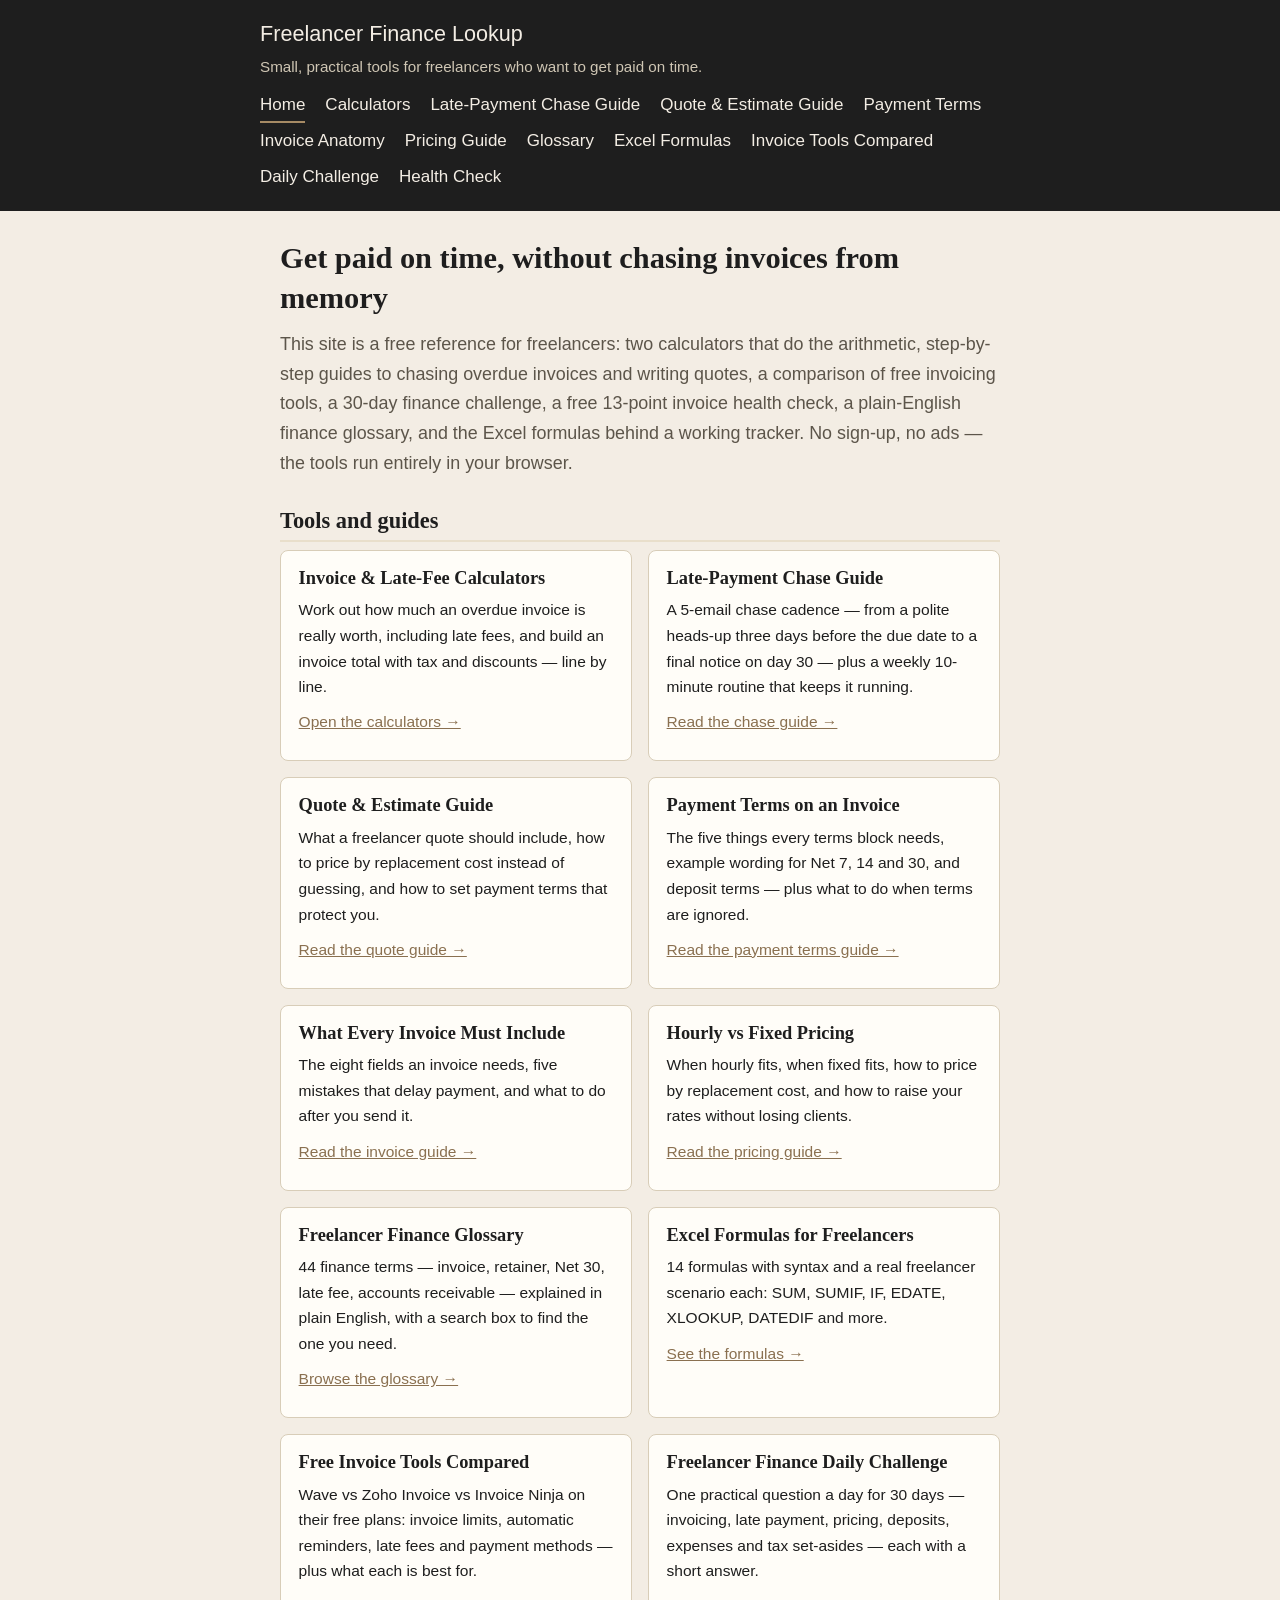
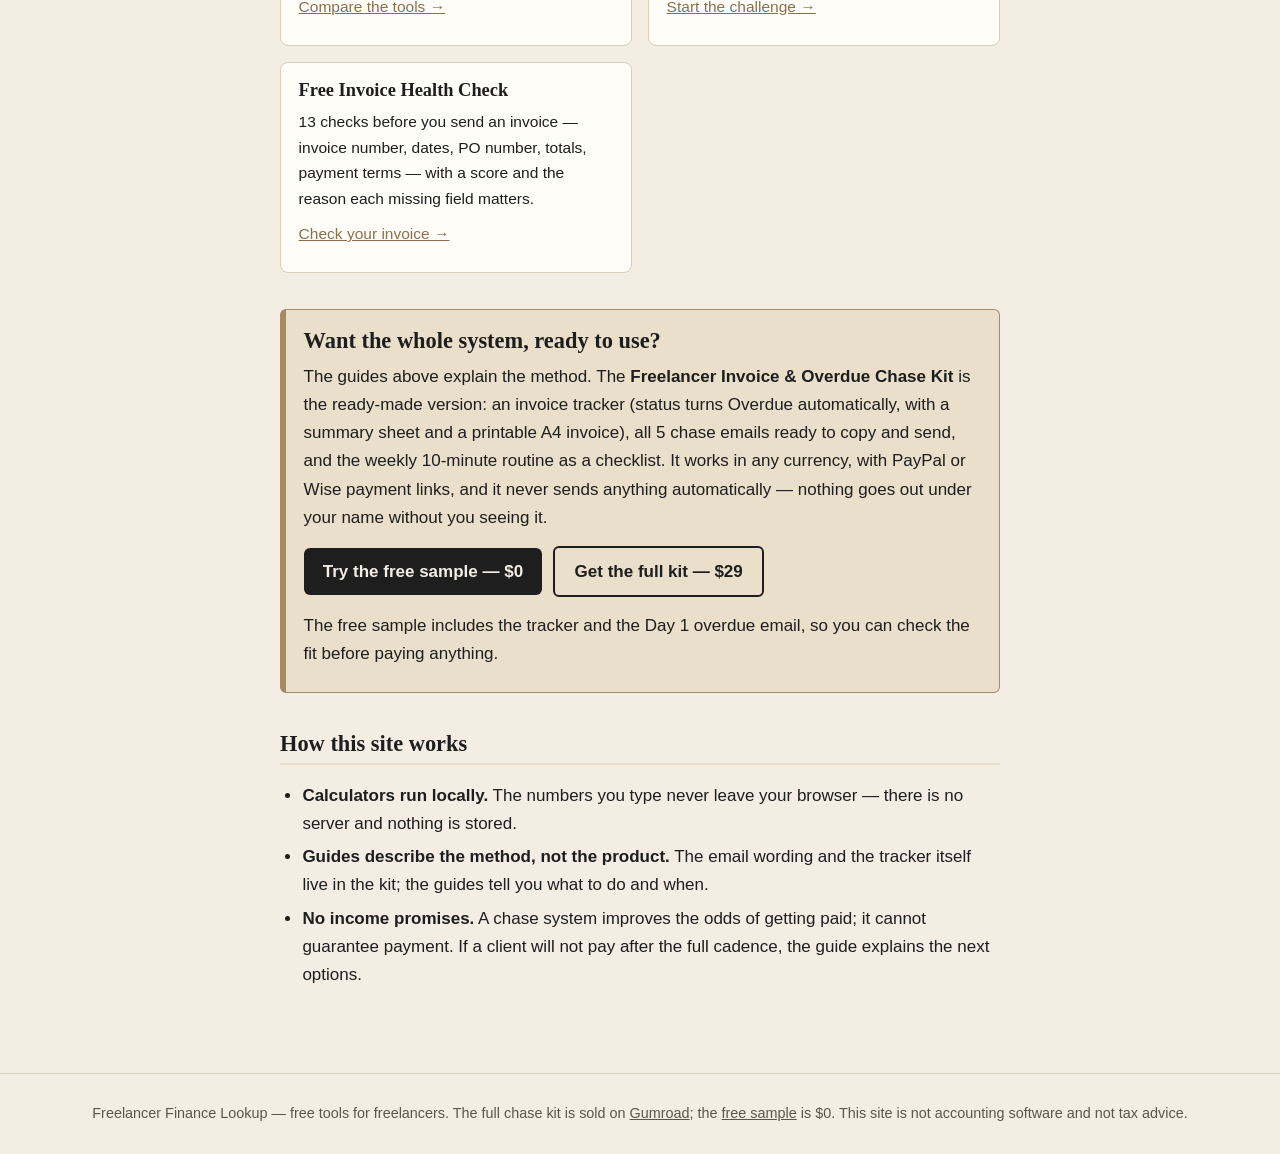
<file: index.html>
<!DOCTYPE html>
<html lang="en">
<head>
<meta charset="utf-8">
<meta name="viewport" content="width=device-width, initial-scale=1">
<title>Freelancer Finance Lookup — Invoice, Quote &amp; Late-Payment Tools</title>
<meta name="description" content="Free lookup tools and guides for freelancers: calculate late fees and invoice totals, follow a 5-email late-payment chase cadence, and write quotes that get paid.">
<link rel="stylesheet" href="styles.css">
</head>
<body>
<header class="site-header">
  <div class="wrap">
    <p class="site-title"><a href="index.html">Freelancer Finance Lookup</a></p>
    <p class="site-tagline">Small, practical tools for freelancers who want to get paid on time.</p>
    <nav class="site-nav" aria-label="Main navigation">
      <a href="index.html" aria-current="page">Home</a>
      <a href="calculators.html">Calculators</a>
      <a href="chase-guide.html">Late-Payment Chase Guide</a>
      <a href="quote-guide.html">Quote &amp; Estimate Guide</a>
      <a href="payment-terms.html">Payment Terms</a>
      <a href="invoice-anatomy.html">Invoice Anatomy</a>
      <a href="pricing-freelance-work.html">Pricing Guide</a>
      <a href="glossary.html">Glossary</a>
      <a href="excel-formulas.html">Excel Formulas</a>
          <a href="invoice-tools-compared.html">Invoice Tools Compared</a>
      <a href="daily-challenge.html">Daily Challenge</a>
      <a href="invoice-health-check.html">Health Check</a>
    </nav>
  </div>
</header>

<main>
  <h1>Get paid on time, without chasing invoices from memory</h1>
  <p class="lede">This site is a free reference for freelancers: two calculators that do the arithmetic, step-by-step guides to chasing overdue invoices and writing quotes, a comparison of free invoicing tools, a 30-day finance challenge, a free 13-point invoice health check, a plain-English finance glossary, and the Excel formulas behind a working tracker. No sign-up, no ads — the tools run entirely in your browser.</p>

  <section aria-labelledby="tools-heading">
    <h2 id="tools-heading">Tools and guides</h2>
    <div class="tool-grid">
      <article class="tool-card">
        <h3><a href="calculators.html">Invoice &amp; Late-Fee Calculators</a></h3>
        <p>Work out how much an overdue invoice is really worth, including late fees, and build an invoice total with tax and discounts — line by line.</p>
        <p><a href="calculators.html">Open the calculators &rarr;</a></p>
      </article>
      <article class="tool-card">
        <h3><a href="chase-guide.html">Late-Payment Chase Guide</a></h3>
        <p>A 5-email chase cadence — from a polite heads-up three days before the due date to a final notice on day 30 — plus a weekly 10-minute routine that keeps it running.</p>
        <p><a href="chase-guide.html">Read the chase guide &rarr;</a></p>
      </article>
      <article class="tool-card">
        <h3><a href="quote-guide.html">Quote &amp; Estimate Guide</a></h3>
        <p>What a freelancer quote should include, how to price by replacement cost instead of guessing, and how to set payment terms that protect you.</p>
        <p><a href="quote-guide.html">Read the quote guide &rarr;</a></p>
      </article>
      <article class="tool-card">
        <h3><a href="payment-terms.html">Payment Terms on an Invoice</a></h3>
        <p>The five things every terms block needs, example wording for Net 7, 14 and 30, and deposit terms — plus what to do when terms are ignored.</p>
        <p><a href="payment-terms.html">Read the payment terms guide &rarr;</a></p>
      </article>
      <article class="tool-card">
        <h3><a href="invoice-anatomy.html">What Every Invoice Must Include</a></h3>
        <p>The eight fields an invoice needs, five mistakes that delay payment, and what to do after you send it.</p>
        <p><a href="invoice-anatomy.html">Read the invoice guide &rarr;</a></p>
      </article>
      <article class="tool-card">
        <h3><a href="pricing-freelance-work.html">Hourly vs Fixed Pricing</a></h3>
        <p>When hourly fits, when fixed fits, how to price by replacement cost, and how to raise your rates without losing clients.</p>
        <p><a href="pricing-freelance-work.html">Read the pricing guide &rarr;</a></p>
      </article>
      <article class="tool-card">
        <h3><a href="glossary.html">Freelancer Finance Glossary</a></h3>
        <p>44 finance terms — invoice, retainer, Net 30, late fee, accounts receivable — explained in plain English, with a search box to find the one you need.</p>
        <p><a href="glossary.html">Browse the glossary &rarr;</a></p>
      </article>
      <article class="tool-card">
        <h3><a href="excel-formulas.html">Excel Formulas for Freelancers</a></h3>
        <p>14 formulas with syntax and a real freelancer scenario each: SUM, SUMIF, IF, EDATE, XLOOKUP, DATEDIF and more.</p>
        <p><a href="excel-formulas.html">See the formulas &rarr;</a></p>
      </article>
      <article class="tool-card">
        <h3><a href="invoice-tools-compared.html">Free Invoice Tools Compared</a></h3>
        <p>Wave vs Zoho Invoice vs Invoice Ninja on their free plans: invoice limits, automatic reminders, late fees and payment methods — plus what each is best for.</p>
        <p><a href="invoice-tools-compared.html">Compare the tools &rarr;</a></p>
      </article>
      <article class="tool-card">
        <h3><a href="daily-challenge.html">Freelancer Finance Daily Challenge</a></h3>
        <p>One practical question a day for 30 days — invoicing, late payment, pricing, deposits, expenses and tax set-asides — each with a short answer.</p>
        <p><a href="daily-challenge.html">Start the challenge &rarr;</a></p>
      </article>
      <article class="tool-card">
        <h3><a href="invoice-health-check.html">Free Invoice Health Check</a></h3>
        <p>13 checks before you send an invoice — invoice number, dates, PO number, totals, payment terms — with a score and the reason each missing field matters.</p>
        <p><a href="invoice-health-check.html">Check your invoice &rarr;</a></p>
      </article>
    </div>
  </section>

  <section class="cta" aria-labelledby="kit-heading">
    <h2 id="kit-heading">Want the whole system, ready to use?</h2>
    <p>The guides above explain the method. The <strong>Freelancer Invoice &amp; Overdue Chase Kit</strong> is the ready-made version: an invoice tracker (status turns Overdue automatically, with a summary sheet and a printable A4 invoice), all 5 chase emails ready to copy and send, and the weekly 10-minute routine as a checklist. It works in any currency, with PayPal or Wise payment links, and it never sends anything automatically — nothing goes out under your name without you seeing it.</p>
    <p><a class="cta-button" href="https://kitkit2.gumroad.com/l/rjaklp">Try the free sample — $0</a>
    <a class="cta-button secondary" href="https://kitkit2.gumroad.com/l/wztca">Get the full kit — $29</a></p>
    <p>The free sample includes the tracker and the Day 1 overdue email, so you can check the fit before paying anything.</p>
  </section>

  <section aria-labelledby="how-heading">
    <h2 id="how-heading">How this site works</h2>
    <ul>
      <li><strong>Calculators run locally.</strong> The numbers you type never leave your browser — there is no server and nothing is stored.</li>
      <li><strong>Guides describe the method, not the product.</strong> The email wording and the tracker itself live in the kit; the guides tell you what to do and when.</li>
      <li><strong>No income promises.</strong> A chase system improves the odds of getting paid; it cannot guarantee payment. If a client will not pay after the full cadence, the guide explains the next options.</li>
    </ul>
  </section>
</main>

<footer class="site-footer">
  <p>Freelancer Finance Lookup — free tools for freelancers. The full chase kit is sold on <a href="https://kitkit2.gumroad.com/l/wztca">Gumroad</a>; the <a href="https://kitkit2.gumroad.com/l/rjaklp">free sample</a> is $0. This site is not accounting software and not tax advice.</p>
</footer>
</body>
</html>
</file>
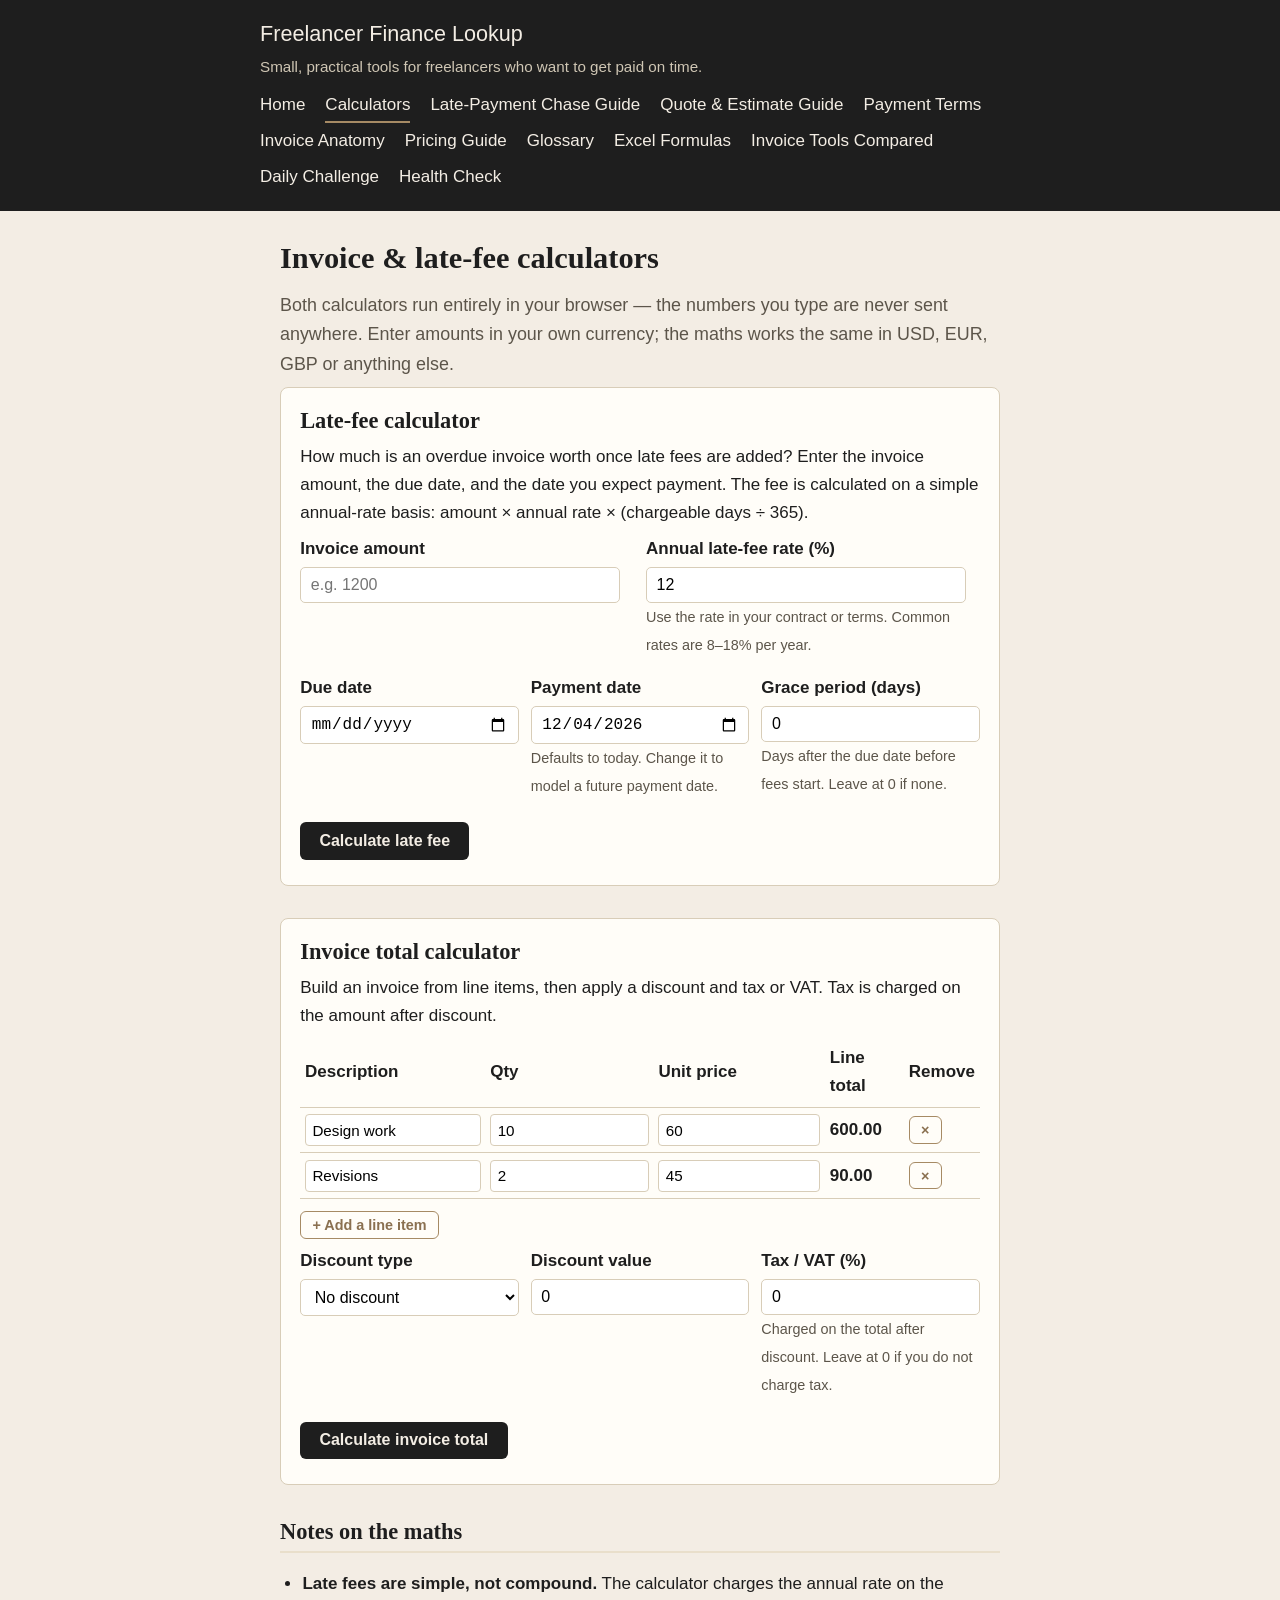
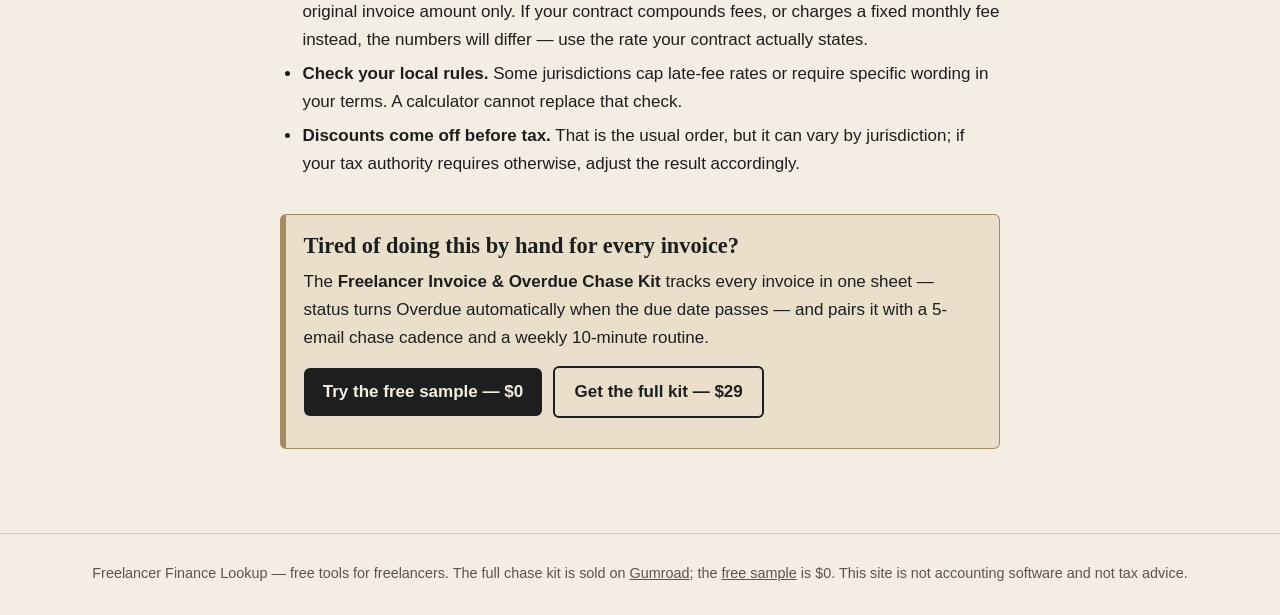
<file: calculators.html>
<!DOCTYPE html>
<html lang="en">
<head>
<meta charset="utf-8">
<meta name="viewport" content="width=device-width, initial-scale=1">
<title>Invoice &amp; Late-Fee Calculators for Freelancers — Freelancer Finance Lookup</title>
<meta name="description" content="Free calculators for freelancers: work out late fees on an overdue invoice from the due date and your annual rate, and build an invoice total with line items, discount and tax or VAT.">
<link rel="stylesheet" href="styles.css">
</head>
<body>
<header class="site-header">
  <div class="wrap">
    <p class="site-title"><a href="index.html">Freelancer Finance Lookup</a></p>
    <p class="site-tagline">Small, practical tools for freelancers who want to get paid on time.</p>
    <nav class="site-nav" aria-label="Main navigation">
      <a href="index.html">Home</a>
      <a href="calculators.html" aria-current="page">Calculators</a>
      <a href="chase-guide.html">Late-Payment Chase Guide</a>
      <a href="quote-guide.html">Quote &amp; Estimate Guide</a>
      <a href="payment-terms.html">Payment Terms</a>
      <a href="invoice-anatomy.html">Invoice Anatomy</a>
      <a href="pricing-freelance-work.html">Pricing Guide</a>
      <a href="glossary.html">Glossary</a>
      <a href="excel-formulas.html">Excel Formulas</a>
          <a href="invoice-tools-compared.html">Invoice Tools Compared</a>
      <a href="daily-challenge.html">Daily Challenge</a>
      <a href="invoice-health-check.html">Health Check</a>
    </nav>
  </div>
</header>

<main>
  <h1>Invoice &amp; late-fee calculators</h1>
  <p class="lede">Both calculators run entirely in your browser — the numbers you type are never sent anywhere. Enter amounts in your own currency; the maths works the same in USD, EUR, GBP or anything else.</p>

  <section class="calc" aria-labelledby="late-fee-heading">
    <h2 id="late-fee-heading">Late-fee calculator</h2>
    <p>How much is an overdue invoice worth once late fees are added? Enter the invoice amount, the due date, and the date you expect payment. The fee is calculated on a simple annual-rate basis: amount &times; annual rate &times; (chargeable days &divide; 365).</p>
    <form id="late-fee-form">
      <div class="field-row">
        <div class="field">
          <label for="lf-amount">Invoice amount</label>
          <input type="number" id="lf-amount" min="0" step="0.01" placeholder="e.g. 1200" required>
        </div>
        <div class="field">
          <label for="lf-rate">Annual late-fee rate (%)</label>
          <input type="number" id="lf-rate" min="0" step="0.1" value="12" required>
          <span class="hint">Use the rate in your contract or terms. Common rates are 8–18% per year.</span>
        </div>
      </div>
      <div class="field-row">
        <div class="field">
          <label for="lf-due">Due date</label>
          <input type="date" id="lf-due" required>
        </div>
        <div class="field">
          <label for="lf-paid">Payment date</label>
          <input type="date" id="lf-paid" required>
          <span class="hint">Defaults to today. Change it to model a future payment date.</span>
        </div>
        <div class="field">
          <label for="lf-grace">Grace period (days)</label>
          <input type="number" id="lf-grace" min="0" step="1" value="0">
          <span class="hint">Days after the due date before fees start. Leave at 0 if none.</span>
        </div>
      </div>
      <p><button type="submit">Calculate late fee</button></p>
    </form>
    <div class="result" id="late-fee-result" hidden aria-live="polite"></div>
  </section>

  <section class="calc" aria-labelledby="invoice-total-heading">
    <h2 id="invoice-total-heading">Invoice total calculator</h2>
    <p>Build an invoice from line items, then apply a discount and tax or VAT. Tax is charged on the amount after discount.</p>
    <form id="invoice-form">
      <table class="line-items" aria-label="Invoice line items">
        <thead>
          <tr>
            <th scope="col">Description</th>
            <th scope="col">Qty</th>
            <th scope="col">Unit price</th>
            <th scope="col">Line total</th>
            <th scope="col"><span class="hint">Remove</span></th>
          </tr>
        </thead>
        <tbody id="line-items-body">
          <tr>
            <td><input type="text" value="Design work" aria-label="Line item description"></td>
            <td><input type="number" class="qty" min="0" step="0.01" value="10" aria-label="Quantity"></td>
            <td><input type="number" class="price" min="0" step="0.01" value="60" aria-label="Unit price"></td>
            <td class="line-total">600.00</td>
            <td><button type="button" class="small remove-row" aria-label="Remove this line">&times;</button></td>
          </tr>
          <tr>
            <td><input type="text" value="Revisions" aria-label="Line item description"></td>
            <td><input type="number" class="qty" min="0" step="0.01" value="2" aria-label="Quantity"></td>
            <td><input type="number" class="price" min="0" step="0.01" value="45" aria-label="Unit price"></td>
            <td class="line-total">90.00</td>
            <td><button type="button" class="small remove-row" aria-label="Remove this line">&times;</button></td>
          </tr>
        </tbody>
      </table>
      <p><button type="button" class="small" id="add-row">+ Add a line item</button></p>
      <div class="field-row">
        <div class="field">
          <label for="inv-discount-type">Discount type</label>
          <select id="inv-discount-type">
            <option value="none">No discount</option>
            <option value="percent">Percentage (%)</option>
            <option value="fixed">Fixed amount</option>
          </select>
        </div>
        <div class="field">
          <label for="inv-discount-value">Discount value</label>
          <input type="number" id="inv-discount-value" min="0" step="0.01" value="0">
        </div>
        <div class="field">
          <label for="inv-tax">Tax / VAT (%)</label>
          <input type="number" id="inv-tax" min="0" step="0.1" value="0">
          <span class="hint">Charged on the total after discount. Leave at 0 if you do not charge tax.</span>
        </div>
      </div>
      <p><button type="submit">Calculate invoice total</button></p>
    </form>
    <div class="result" id="invoice-result" hidden aria-live="polite"></div>
  </section>

  <section aria-labelledby="notes-heading">
    <h2 id="notes-heading">Notes on the maths</h2>
    <ul>
      <li><strong>Late fees are simple, not compound.</strong> The calculator charges the annual rate on the original invoice amount only. If your contract compounds fees, or charges a fixed monthly fee instead, the numbers will differ — use the rate your contract actually states.</li>
      <li><strong>Check your local rules.</strong> Some jurisdictions cap late-fee rates or require specific wording in your terms. A calculator cannot replace that check.</li>
      <li><strong>Discounts come off before tax.</strong> That is the usual order, but it can vary by jurisdiction; if your tax authority requires otherwise, adjust the result accordingly.</li>
    </ul>
  </section>

  <section class="cta" aria-labelledby="kit-heading">
    <h2 id="kit-heading">Tired of doing this by hand for every invoice?</h2>
    <p>The <strong>Freelancer Invoice &amp; Overdue Chase Kit</strong> tracks every invoice in one sheet — status turns Overdue automatically when the due date passes — and pairs it with a 5-email chase cadence and a weekly 10-minute routine.</p>
    <p><a class="cta-button" href="https://kitkit2.gumroad.com/l/rjaklp">Try the free sample — $0</a>
    <a class="cta-button secondary" href="https://kitkit2.gumroad.com/l/wztca">Get the full kit — $29</a></p>
  </section>
</main>

<footer class="site-footer">
  <p>Freelancer Finance Lookup — free tools for freelancers. The full chase kit is sold on <a href="https://kitkit2.gumroad.com/l/wztca">Gumroad</a>; the <a href="https://kitkit2.gumroad.com/l/rjaklp">free sample</a> is $0. This site is not accounting software and not tax advice.</p>
</footer>

<script>
/* Pure calculation functions — no DOM access, so they can be tested headlessly. */
function computeLateFee(amount, dueDate, paidDate, annualRatePercent, graceDays) {
  var MS_PER_DAY = 24 * 60 * 60 * 1000;
  var due = new Date(dueDate + "T00:00:00");
  var paid = new Date(paidDate + "T00:00:00");
  if (isNaN(due.getTime()) || isNaN(paid.getTime())) return { error: "Please enter valid dates." };
  if (!(amount >= 0) || !(annualRatePercent >= 0) || !(graceDays >= 0)) {
    return { error: "Amount, rate and grace days must be zero or more." };
  }
  var rawDays = Math.floor((paid.getTime() - due.getTime()) / MS_PER_DAY);
  var daysOverdue = Math.max(0, rawDays);
  var chargeableDays = Math.max(0, daysOverdue - graceDays);
  var fee = amount * (annualRatePercent / 100) * (chargeableDays / 365);
  return {
    daysOverdue: daysOverdue,
    chargeableDays: chargeableDays,
    fee: Math.round(fee * 100) / 100,
    total: Math.round((amount + fee) * 100) / 100
  };
}

function computeInvoiceTotal(lines, discountType, discountValue, taxPercent) {
  var subtotal = 0;
  for (var i = 0; i < lines.length; i++) {
    var qty = lines[i].qty, price = lines[i].price;
    if (!(qty >= 0) || !(price >= 0)) return { error: "Quantities and prices must be zero or more." };
    subtotal += qty * price;
  }
  var discount = 0;
  if (discountType === "percent") {
    if (!(discountValue >= 0) || discountValue > 100) return { error: "A percentage discount must be between 0 and 100." };
    discount = subtotal * (discountValue / 100);
  } else if (discountType === "fixed") {
    if (!(discountValue >= 0)) return { error: "A fixed discount must be zero or more." };
    discount = Math.min(discountValue, subtotal);
  }
  var taxable = subtotal - discount;
  if (!(taxPercent >= 0)) return { error: "Tax rate must be zero or more." };
  var tax = taxable * (taxPercent / 100);
  var round2 = function (n) { return Math.round(n * 100) / 100; };
  return {
    subtotal: round2(subtotal),
    discount: round2(discount),
    tax: round2(tax),
    total: round2(taxable + tax)
  };
}

function money(n) {
  return n.toLocaleString("en-US", { minimumFractionDigits: 2, maximumFractionDigits: 2 });
}

/* DOM wiring — only runs in a browser. */
if (typeof document !== "undefined") {
  document.addEventListener("DOMContentLoaded", function () {
    var today = new Date().toISOString().slice(0, 10);
    var paidInput = document.getElementById("lf-paid");
    if (paidInput && !paidInput.value) paidInput.value = today;

    /* --- Late-fee form --- */
    var lfForm = document.getElementById("late-fee-form");
    var lfResult = document.getElementById("late-fee-result");
    lfForm.addEventListener("submit", function (e) {
      e.preventDefault();
      var amount = parseFloat(document.getElementById("lf-amount").value);
      var rate = parseFloat(document.getElementById("lf-rate").value);
      var grace = parseFloat(document.getElementById("lf-grace").value) || 0;
      var due = document.getElementById("lf-due").value;
      var paid = document.getElementById("lf-paid").value;
      if (isNaN(amount) || isNaN(rate) || !due || !paid) {
        lfResult.hidden = false;
        lfResult.innerHTML = '<p class="error">Please fill in the amount, rate and both dates.</p>';
        return;
      }
      var r = computeLateFee(amount, due, paid, rate, grace);
      lfResult.hidden = false;
      if (r.error) {
        lfResult.innerHTML = '<p class="error">' + r.error + '</p>';
        return;
      }
      if (r.daysOverdue === 0) {
        lfResult.innerHTML = "<p><strong>Not overdue.</strong> The payment date is on or before the due date, so no late fee applies.</p>";
        return;
      }
      lfResult.innerHTML =
        "<dl>" +
        "<dt>Days overdue</dt><dd>" + r.daysOverdue + "</dd>" +
        "<dt>Chargeable days (after grace period)</dt><dd>" + r.chargeableDays + "</dd>" +
        "<dt>Late fee</dt><dd>" + money(r.fee) + "</dd>" +
        "</dl>" +
        '<p class="total-line">Total due: ' + money(r.total) + '</p>';
    });

    /* --- Invoice form --- */
    var invForm = document.getElementById("invoice-form");
    var invResult = document.getElementById("invoice-result");
    var tbody = document.getElementById("line-items-body");

    function refreshLineTotals() {
      var rows = tbody.querySelectorAll("tr");
      rows.forEach(function (row) {
        var qty = parseFloat(row.querySelector(".qty").value) || 0;
        var price = parseFloat(row.querySelector(".price").value) || 0;
        row.querySelector(".line-total").textContent = money(qty * price);
      });
    }
    tbody.addEventListener("input", refreshLineTotals);

    document.getElementById("add-row").addEventListener("click", function () {
      var row = document.createElement("tr");
      row.innerHTML =
        '<td><input type="text" value="" aria-label="Line item description"></td>' +
        '<td><input type="number" class="qty" min="0" step="0.01" value="1" aria-label="Quantity"></td>' +
        '<td><input type="number" class="price" min="0" step="0.01" value="0" aria-label="Unit price"></td>' +
        '<td class="line-total">0.00</td>' +
        '<td><button type="button" class="small remove-row" aria-label="Remove this line">&times;</button></td>';
      tbody.appendChild(row);
    });

    tbody.addEventListener("click", function (e) {
      if (e.target && e.target.classList.contains("remove-row")) {
        var rows = tbody.querySelectorAll("tr");
        if (rows.length > 1) e.target.closest("tr").remove();
      }
    });

    invForm.addEventListener("submit", function (e) {
      e.preventDefault();
      var lines = [];
      tbody.querySelectorAll("tr").forEach(function (row) {
        lines.push({
          qty: parseFloat(row.querySelector(".qty").value),
          price: parseFloat(row.querySelector(".price").value)
        });
      });
      var discountType = document.getElementById("inv-discount-type").value;
      var discountValue = parseFloat(document.getElementById("inv-discount-value").value) || 0;
      var tax = parseFloat(document.getElementById("inv-tax").value);
      if (lines.some(function (l) { return isNaN(l.qty) || isNaN(l.price); }) || isNaN(tax)) {
        invResult.hidden = false;
        invResult.innerHTML = '<p class="error">Please fill in every quantity, price and the tax rate.</p>';
        return;
      }
      var r = computeInvoiceTotal(lines, discountType, discountValue, tax);
      invResult.hidden = false;
      if (r.error) {
        invResult.innerHTML = '<p class="error">' + r.error + '</p>';
        return;
      }
      invResult.innerHTML =
        "<dl>" +
        "<dt>Subtotal</dt><dd>" + money(r.subtotal) + "</dd>" +
        "<dt>Discount</dt><dd>&minus;" + money(r.discount) + "</dd>" +
        "<dt>Tax / VAT</dt><dd>" + money(r.tax) + "</dd>" +
        "</dl>" +
        '<p class="total-line">Invoice total: ' + money(r.total) + '</p>';
    });
  });
}
</script>
</body>
</html>
</file>
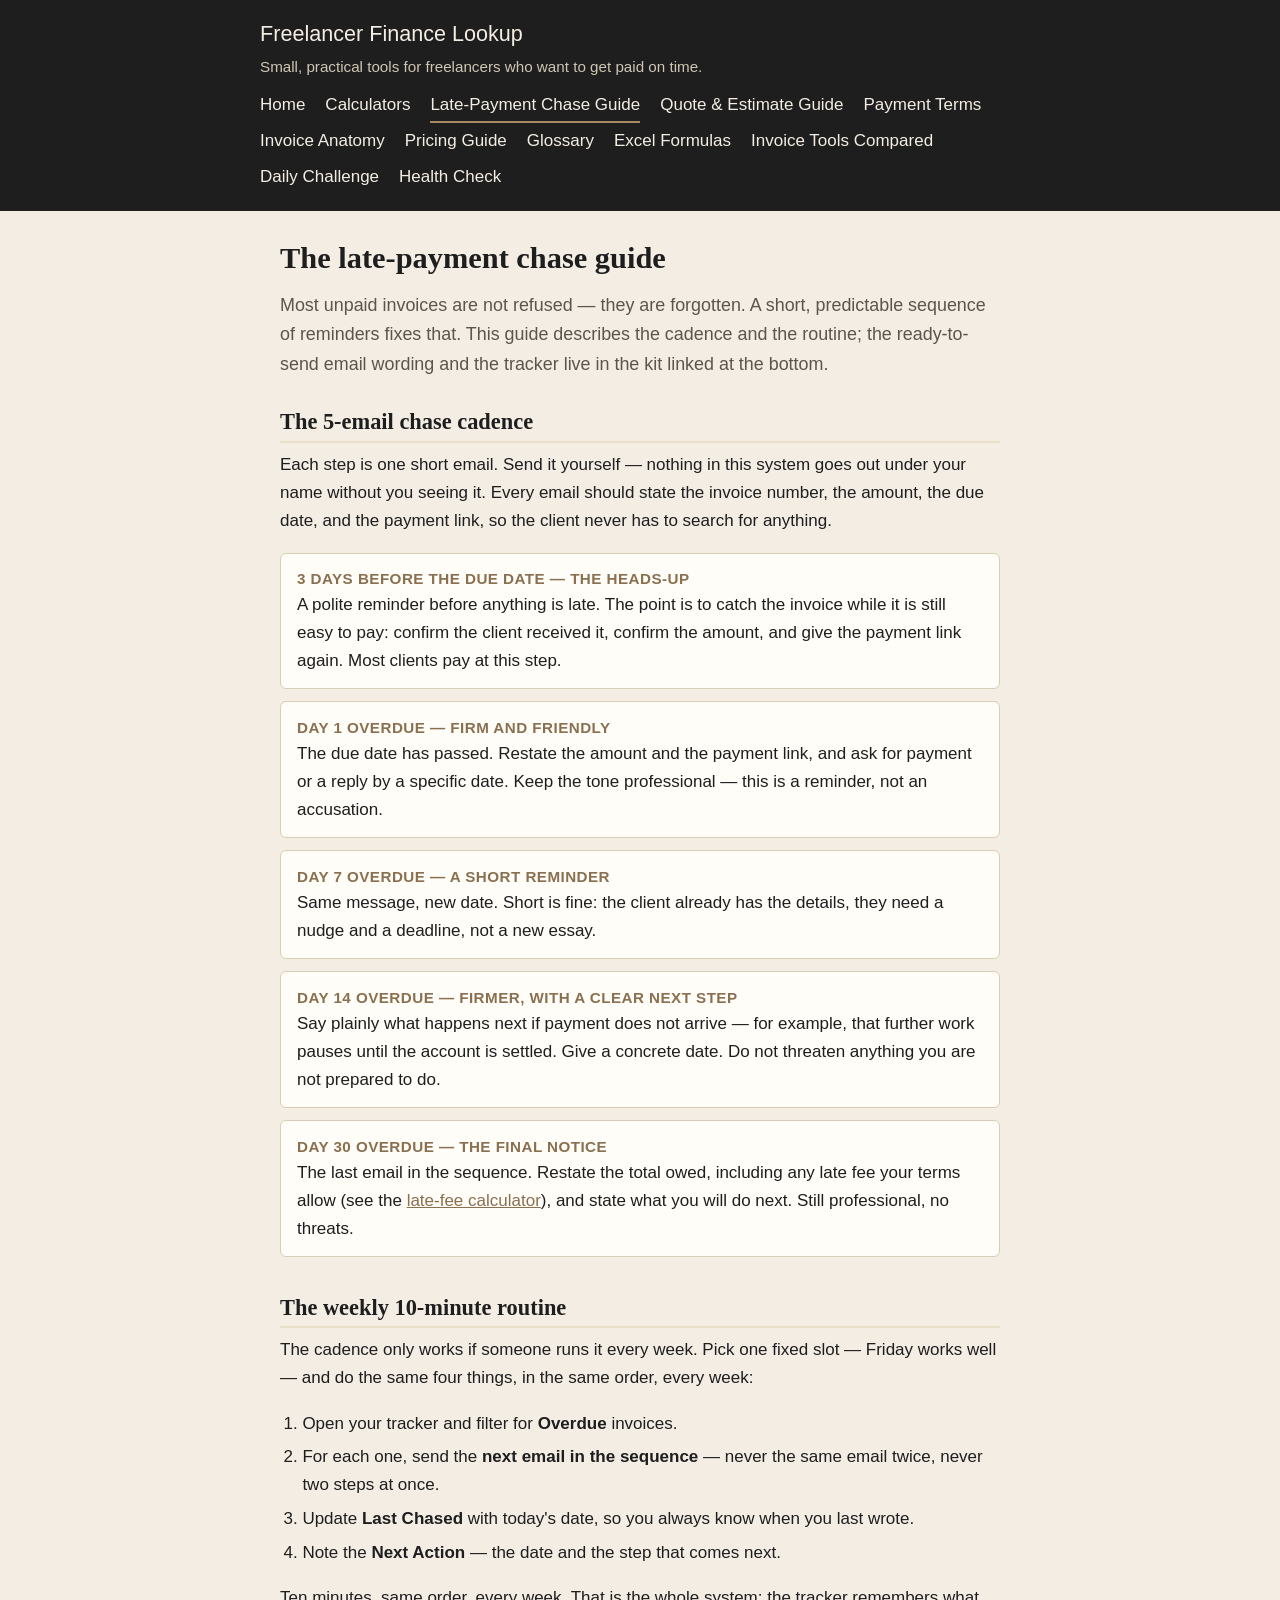
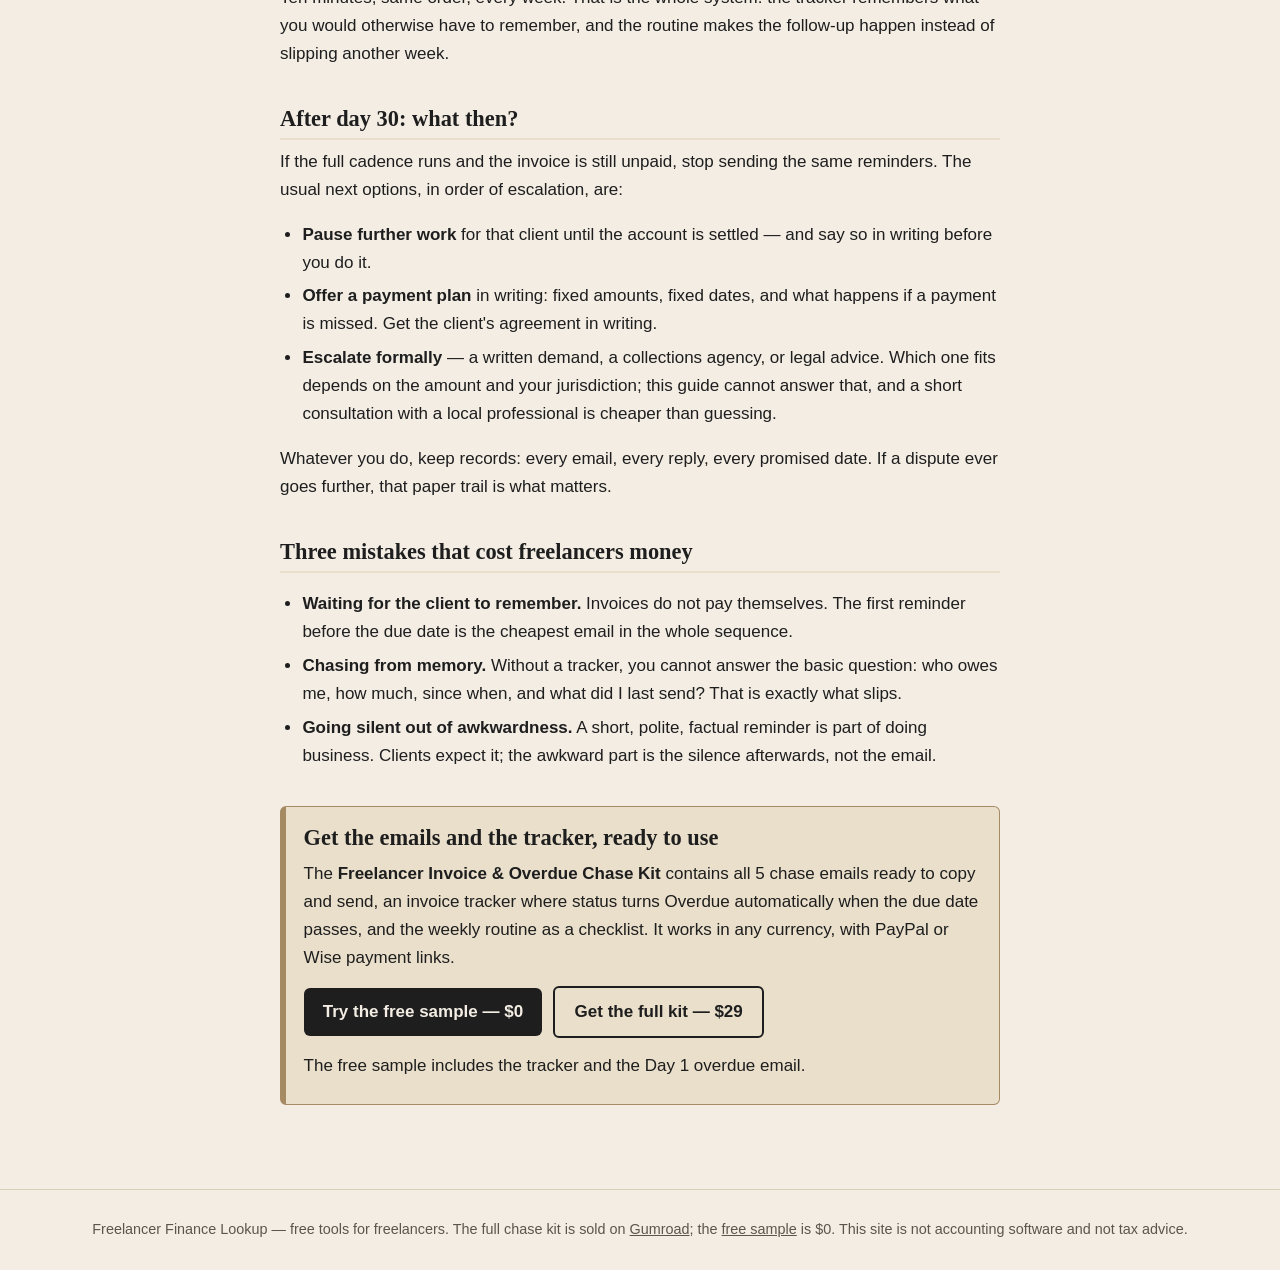
<file: chase-guide.html>
<!DOCTYPE html>
<html lang="en">
<head>
<meta charset="utf-8">
<meta name="viewport" content="width=device-width, initial-scale=1">
<title>Late-Payment Chase Guide: A 5-Email Cadence for Freelancers — Freelancer Finance Lookup</title>
<meta name="description" content="A practical late-payment chase guide for freelancers: the 5-email cadence from 3 days before the due date to day 30 overdue, plus a weekly 10-minute routine that keeps it running.">
<link rel="stylesheet" href="styles.css">
</head>
<body>
<header class="site-header">
  <div class="wrap">
    <p class="site-title"><a href="index.html">Freelancer Finance Lookup</a></p>
    <p class="site-tagline">Small, practical tools for freelancers who want to get paid on time.</p>
    <nav class="site-nav" aria-label="Main navigation">
      <a href="index.html">Home</a>
      <a href="calculators.html">Calculators</a>
      <a href="chase-guide.html" aria-current="page">Late-Payment Chase Guide</a>
      <a href="quote-guide.html">Quote &amp; Estimate Guide</a>
      <a href="payment-terms.html">Payment Terms</a>
      <a href="invoice-anatomy.html">Invoice Anatomy</a>
      <a href="pricing-freelance-work.html">Pricing Guide</a>
      <a href="glossary.html">Glossary</a>
      <a href="excel-formulas.html">Excel Formulas</a>
          <a href="invoice-tools-compared.html">Invoice Tools Compared</a>
      <a href="daily-challenge.html">Daily Challenge</a>
      <a href="invoice-health-check.html">Health Check</a>
    </nav>
  </div>
</header>

<main>
  <h1>The late-payment chase guide</h1>
  <p class="lede">Most unpaid invoices are not refused — they are forgotten. A short, predictable sequence of reminders fixes that. This guide describes the cadence and the routine; the ready-to-send email wording and the tracker live in the kit linked at the bottom.</p>

  <section aria-labelledby="cadence-heading">
    <h2 id="cadence-heading">The 5-email chase cadence</h2>
    <p>Each step is one short email. Send it yourself — nothing in this system goes out under your name without you seeing it. Every email should state the invoice number, the amount, the due date, and the payment link, so the client never has to search for anything.</p>
    <ol class="step-list">
      <li>
        <span class="step-when">3 days before the due date — the heads-up</span>
        A polite reminder before anything is late. The point is to catch the invoice while it is still easy to pay: confirm the client received it, confirm the amount, and give the payment link again. Most clients pay at this step.
      </li>
      <li>
        <span class="step-when">Day 1 overdue — firm and friendly</span>
        The due date has passed. Restate the amount and the payment link, and ask for payment or a reply by a specific date. Keep the tone professional — this is a reminder, not an accusation.
      </li>
      <li>
        <span class="step-when">Day 7 overdue — a short reminder</span>
        Same message, new date. Short is fine: the client already has the details, they need a nudge and a deadline, not a new essay.
      </li>
      <li>
        <span class="step-when">Day 14 overdue — firmer, with a clear next step</span>
        Say plainly what happens next if payment does not arrive — for example, that further work pauses until the account is settled. Give a concrete date. Do not threaten anything you are not prepared to do.
      </li>
      <li>
        <span class="step-when">Day 30 overdue — the final notice</span>
        The last email in the sequence. Restate the total owed, including any late fee your terms allow (see the <a href="calculators.html">late-fee calculator</a>), and state what you will do next. Still professional, no threats.
      </li>
    </ol>
  </section>

  <section aria-labelledby="routine-heading">
    <h2 id="routine-heading">The weekly 10-minute routine</h2>
    <p>The cadence only works if someone runs it every week. Pick one fixed slot — Friday works well — and do the same four things, in the same order, every week:</p>
    <ol>
      <li>Open your tracker and filter for <strong>Overdue</strong> invoices.</li>
      <li>For each one, send the <strong>next email in the sequence</strong> — never the same email twice, never two steps at once.</li>
      <li>Update <strong>Last Chased</strong> with today's date, so you always know when you last wrote.</li>
      <li>Note the <strong>Next Action</strong> — the date and the step that comes next.</li>
    </ol>
    <p>Ten minutes, same order, every week. That is the whole system: the tracker remembers what you would otherwise have to remember, and the routine makes the follow-up happen instead of slipping another week.</p>
  </section>

  <section aria-labelledby="after-heading">
    <h2 id="after-heading">After day 30: what then?</h2>
    <p>If the full cadence runs and the invoice is still unpaid, stop sending the same reminders. The usual next options, in order of escalation, are:</p>
    <ul>
      <li><strong>Pause further work</strong> for that client until the account is settled — and say so in writing before you do it.</li>
      <li><strong>Offer a payment plan</strong> in writing: fixed amounts, fixed dates, and what happens if a payment is missed. Get the client's agreement in writing.</li>
      <li><strong>Escalate formally</strong> — a written demand, a collections agency, or legal advice. Which one fits depends on the amount and your jurisdiction; this guide cannot answer that, and a short consultation with a local professional is cheaper than guessing.</li>
    </ul>
    <p>Whatever you do, keep records: every email, every reply, every promised date. If a dispute ever goes further, that paper trail is what matters.</p>
  </section>

  <section aria-labelledby="mistakes-heading">
    <h2 id="mistakes-heading">Three mistakes that cost freelancers money</h2>
    <ul>
      <li><strong>Waiting for the client to remember.</strong> Invoices do not pay themselves. The first reminder before the due date is the cheapest email in the whole sequence.</li>
      <li><strong>Chasing from memory.</strong> Without a tracker, you cannot answer the basic question: who owes me, how much, since when, and what did I last send? That is exactly what slips.</li>
      <li><strong>Going silent out of awkwardness.</strong> A short, polite, factual reminder is part of doing business. Clients expect it; the awkward part is the silence afterwards, not the email.</li>
    </ul>
  </section>

  <section class="cta" aria-labelledby="kit-heading">
    <h2 id="kit-heading">Get the emails and the tracker, ready to use</h2>
    <p>The <strong>Freelancer Invoice &amp; Overdue Chase Kit</strong> contains all 5 chase emails ready to copy and send, an invoice tracker where status turns Overdue automatically when the due date passes, and the weekly routine as a checklist. It works in any currency, with PayPal or Wise payment links.</p>
    <p><a class="cta-button" href="https://kitkit2.gumroad.com/l/rjaklp">Try the free sample — $0</a>
    <a class="cta-button secondary" href="https://kitkit2.gumroad.com/l/wztca">Get the full kit — $29</a></p>
    <p>The free sample includes the tracker and the Day 1 overdue email.</p>
  </section>
</main>

<footer class="site-footer">
  <p>Freelancer Finance Lookup — free tools for freelancers. The full chase kit is sold on <a href="https://kitkit2.gumroad.com/l/wztca">Gumroad</a>; the <a href="https://kitkit2.gumroad.com/l/rjaklp">free sample</a> is $0. This site is not accounting software and not tax advice.</p>
</footer>
</body>
</html>
</file>
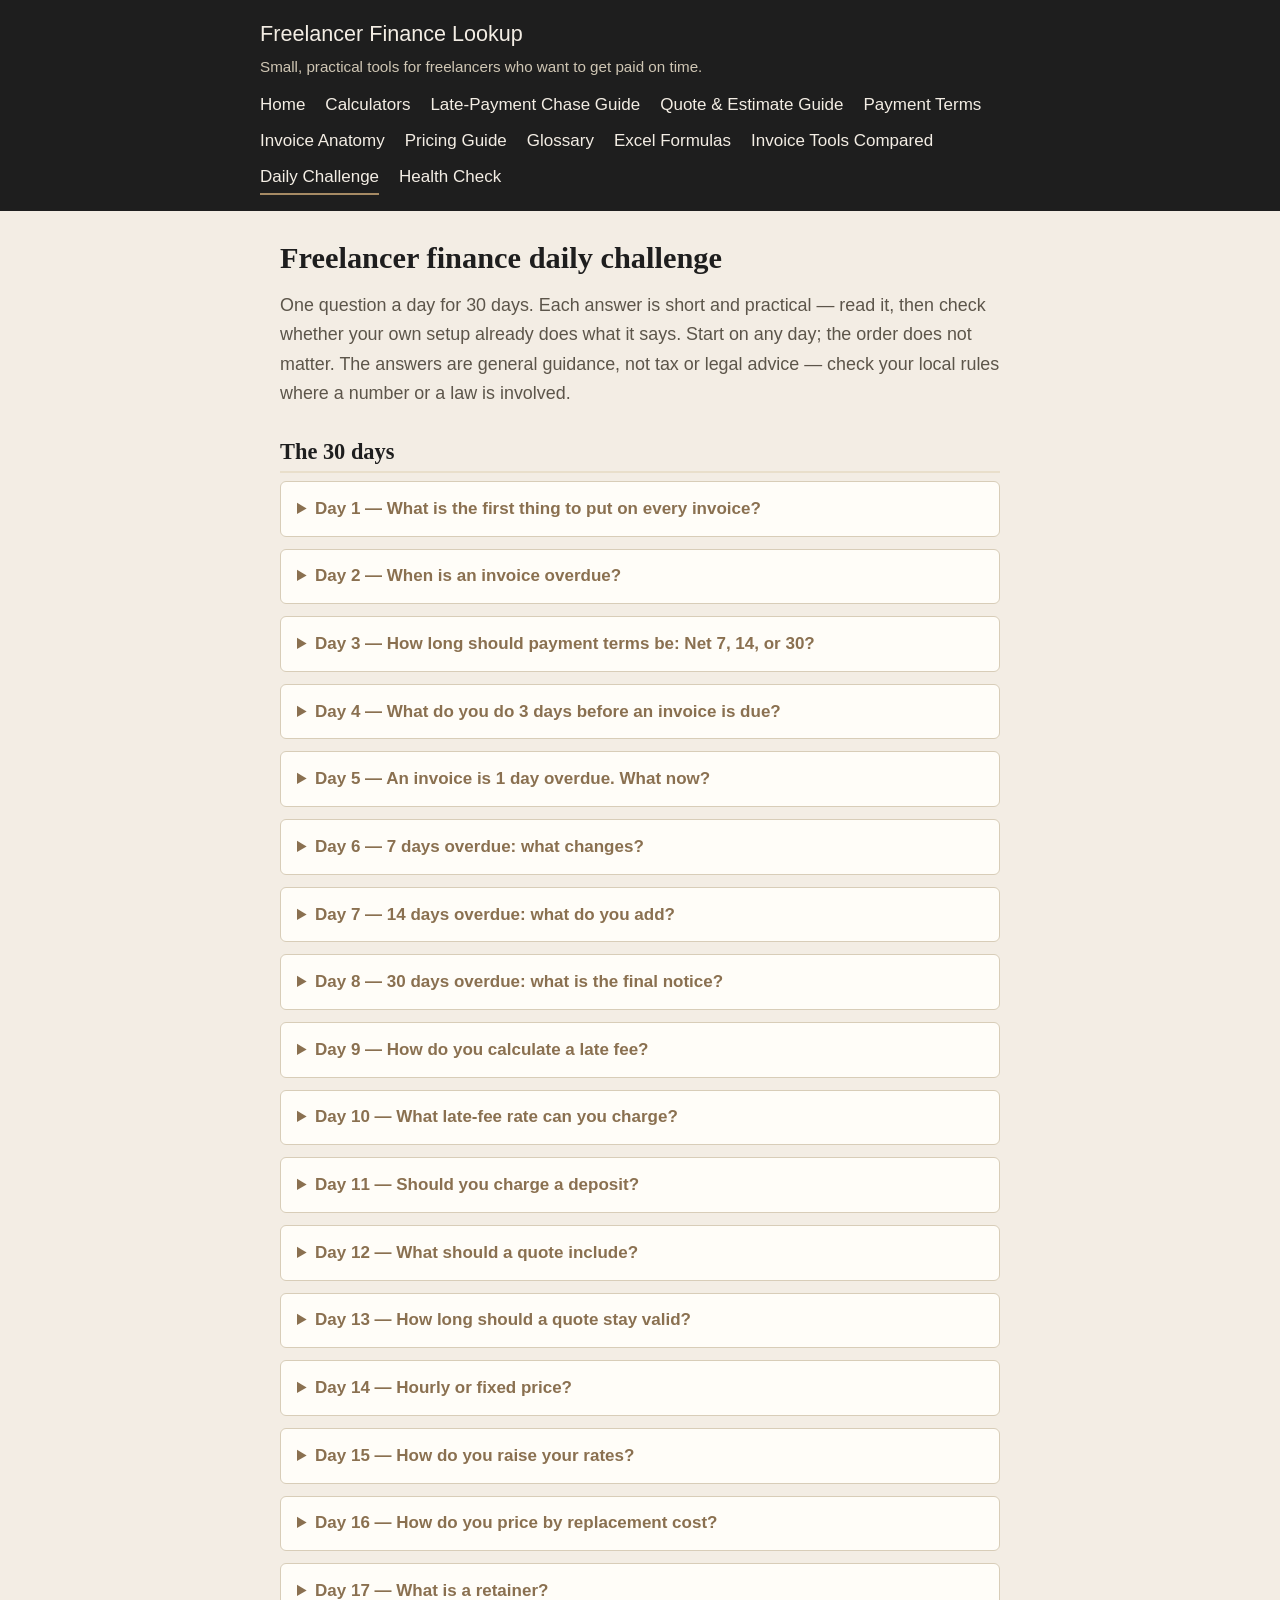
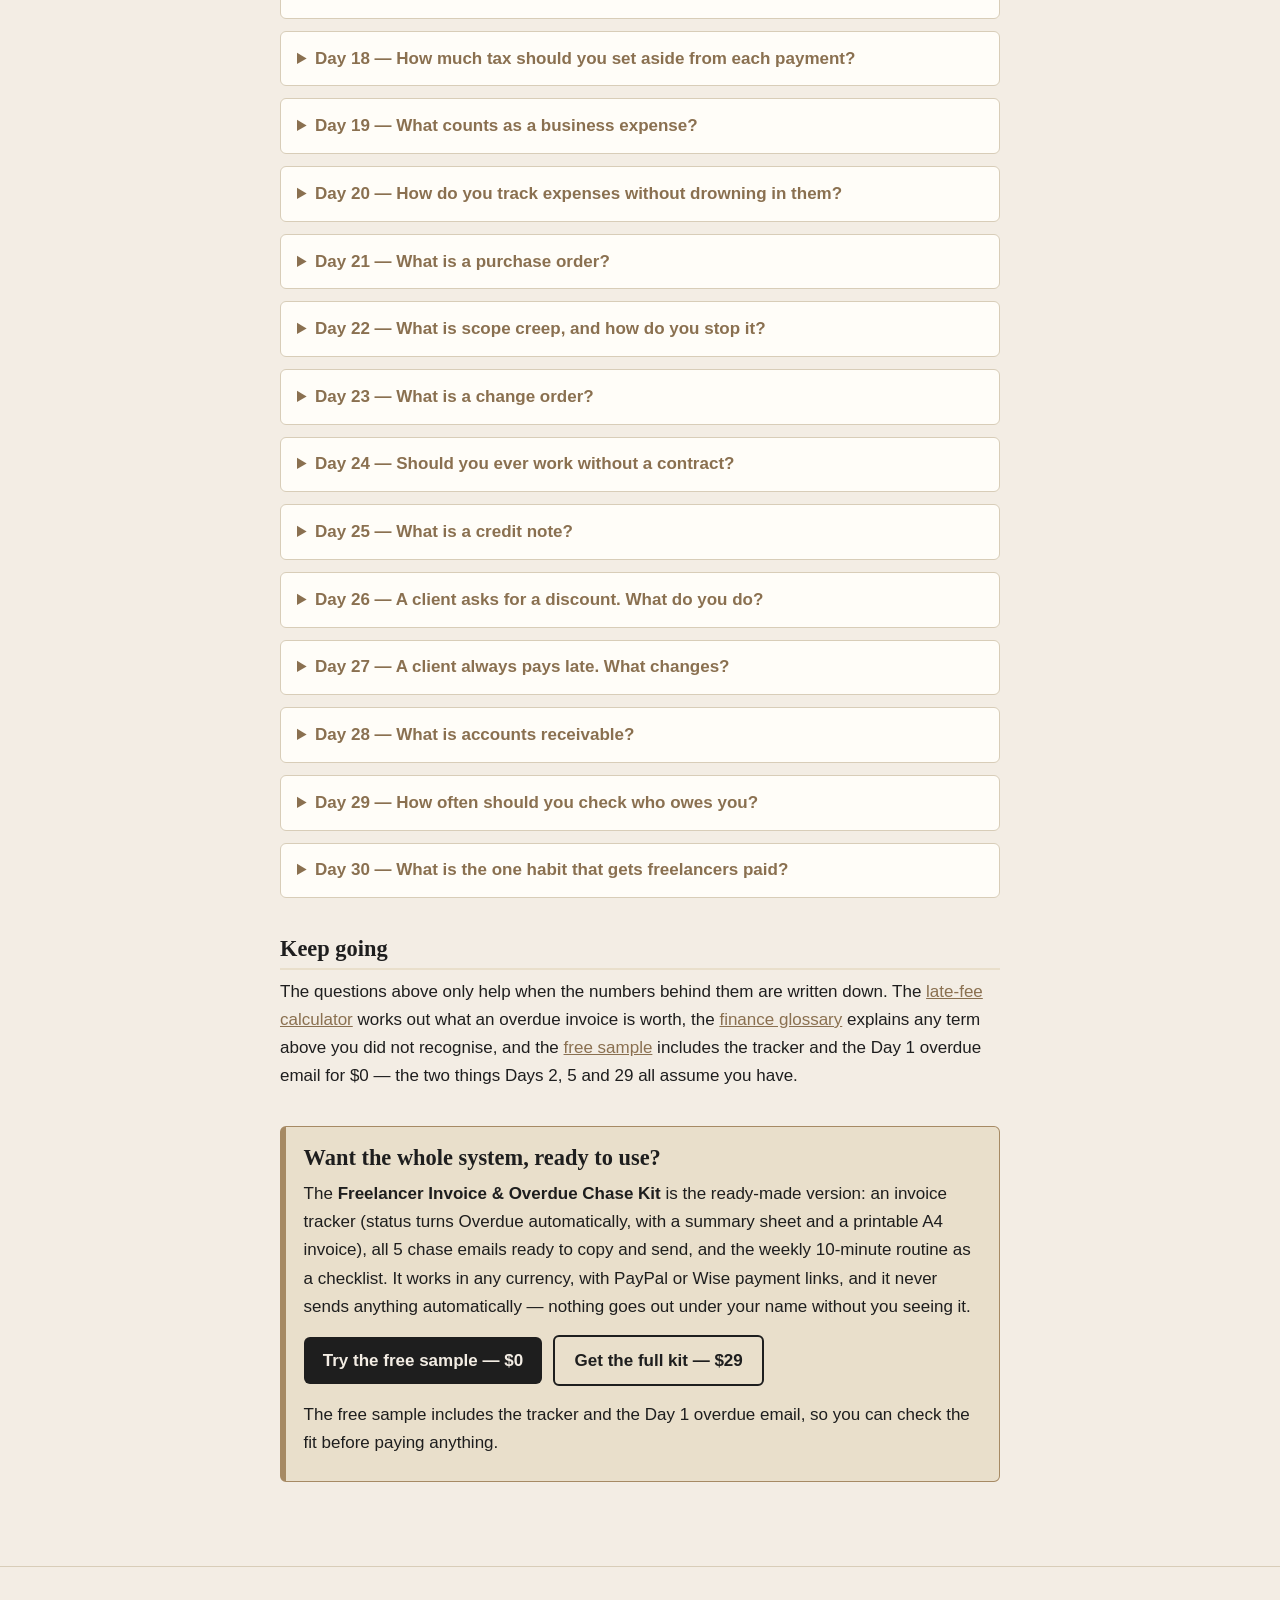
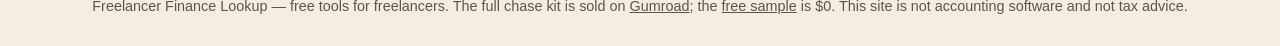
<file: daily-challenge.html>
<!DOCTYPE html>
<html lang="en">
<head>
<meta charset="utf-8">
<meta name="viewport" content="width=device-width, initial-scale=1">
<title>Freelancer Finance Daily Challenge: 30 Questions — Freelancer Finance Lookup</title>
<meta name="description" content="30 daily freelancer finance questions with short answers: invoicing, late payment, pricing, deposits, expenses and tax set-asides — one a day for a month.">
<link rel="stylesheet" href="styles.css">
</head>
<body>
<header class="site-header">
  <div class="wrap">
    <p class="site-title"><a href="index.html">Freelancer Finance Lookup</a></p>
    <p class="site-tagline">Small, practical tools for freelancers who want to get paid on time.</p>
    <nav class="site-nav" aria-label="Main navigation">
      <a href="index.html">Home</a>
      <a href="calculators.html">Calculators</a>
      <a href="chase-guide.html">Late-Payment Chase Guide</a>
      <a href="quote-guide.html">Quote &amp; Estimate Guide</a>
      <a href="payment-terms.html">Payment Terms</a>
      <a href="invoice-anatomy.html">Invoice Anatomy</a>
      <a href="pricing-freelance-work.html">Pricing Guide</a>
      <a href="glossary.html">Glossary</a>
      <a href="excel-formulas.html">Excel Formulas</a>
      <a href="invoice-tools-compared.html">Invoice Tools Compared</a>
      <a href="daily-challenge.html" aria-current="page">Daily Challenge</a>
      <a href="invoice-health-check.html">Health Check</a>
    </nav>
  </div>
</header>

<main>
  <h1>Freelancer finance daily challenge</h1>
  <p class="lede">One question a day for 30 days. Each answer is short and practical — read it, then check whether your own setup already does what it says. Start on any day; the order does not matter. The answers are general guidance, not tax or legal advice — check your local rules where a number or a law is involved.</p>

  <section class="challenge-list" aria-labelledby="questions-heading">
    <h2 id="questions-heading">The 30 days</h2>

    <details>
      <summary>Day 1 — What is the first thing to put on every invoice?</summary>
      <p>An invoice number, the date, the due date, the amount, and how to pay. Everything else — line items, your business details, tax — matters, but without those five, the client cannot pay you even if they want to.</p>
    </details>

    <details>
      <summary>Day 2 — When is an invoice overdue?</summary>
      <p>The day after the due date. An invoice due on the 15th is overdue on the 16th, not "a bit late" — that is the point of having a due date at all. A tracker with a status column built from the due date will flip to Overdue on its own, so you never have to remember.</p>
    </details>

    <details>
      <summary>Day 3 — How long should payment terms be: Net 7, 14, or 30?</summary>
      <p>Shorter is better for your cash flow, and Net 14 is a common middle ground. Net 30 is the most common term clients expect, so if you go shorter, say so on the quote as well as the invoice — a surprise due date is the fastest way to a late payment.</p>
    </details>

    <details>
      <summary>Day 4 — What do you do 3 days before an invoice is due?</summary>
      <p>Send a friendly heads-up: the invoice is due in 3 days, here is the amount, here is the payment link. Most unpaid invoices are forgotten, not refused, and a reminder before the due date catches the ones that would have drifted.</p>
    </details>

    <details>
      <summary>Day 5 — An invoice is 1 day overdue. What now?</summary>
      <p>Send the Day 1 email: assume it was forgotten, attach the invoice again, and ask for a payment date. Keep it short and polite — this is still a reminder, not a complaint, and most late invoices get paid at this step.</p>
    </details>

    <details>
      <summary>Day 6 — 7 days overdue: what changes?</summary>
      <p>The tone firms up. Restate the due date, the amount, and the payment link, and ask for a specific payment date instead of "soon". You are no longer reminding — you are asking for a commitment, in writing.</p>
    </details>

    <details>
      <summary>Day 7 — 14 days overdue: what do you add?</summary>
      <p>If your terms allow it, add the late fee and state the new total. The fee is not punishment, it is the price your terms already set for late payment — and stating it makes the next email easier to write.</p>
    </details>

    <details>
      <summary>Day 8 — 30 days overdue: what is the final notice?</summary>
      <p>A final notice that states the amount, the days overdue, and what happens next — pausing work, handing the debt to a collection service, or a small claim. What "next" means depends on your country, so check your local rules before you write it.</p>
    </details>

    <details>
      <summary>Day 9 — How do you calculate a late fee?</summary>
      <p>Amount &times; rate &times; days overdue, divided by 365. A $1,200 invoice at 12% a year, 30 days late, is $11.84. The <a href="calculators.html">late-fee calculator</a> does the arithmetic — you only need the amount, the due date, and the rate from your terms.</p>
    </details>

    <details>
      <summary>Day 10 — What late-fee rate can you charge?</summary>
      <p>Whatever your terms state and your local rules allow. The rate has to be written down before the work starts, not invented after the invoice is late — a fee the client never agreed to is a dispute waiting to happen.</p>
    </details>

    <details>
      <summary>Day 11 — Should you charge a deposit?</summary>
      <p>Yes, for new clients. 50% upfront is common: it filters out clients who were never going to pay, and it means the worst case is half the job unpaid instead of all of it. State the deposit on the quote, not only on the invoice.</p>
    </details>

    <details>
      <summary>Day 12 — What should a quote include?</summary>
      <p>The scope of work, the price, how long the quote stays valid, the deposit, and the payment terms. A quote without a validity date is an open-ended promise — and a quote without payment terms is an invoice that will be late.</p>
    </details>

    <details>
      <summary>Day 13 — How long should a quote stay valid?</summary>
      <p>14 or 30 days. After that, re-quote: your costs, your availability, and the client's needs may all have changed, and honouring a stale price is how a profitable job turns into a loss.</p>
    </details>

    <details>
      <summary>Day 14 — Hourly or fixed price?</summary>
      <p>Hourly when the scope is unclear or the client keeps changing it; fixed when the deliverable is defined and you can estimate it. Fixed price pays better when you are fast, hourly pays better when the job grows — pick the one that matches the risk.</p>
    </details>

    <details>
      <summary>Day 15 — How do you raise your rates?</summary>
      <p>Tell existing clients in advance, tie the rise to a date, and apply it to new work first. A short note — "from March 1 my rate is X" — beats a surprise on the next invoice, and clients who value the work will stay.</p>
    </details>

    <details>
      <summary>Day 16 — How do you price by replacement cost?</summary>
      <p>Ask what it would cost the client to replace you: hire someone else, do it themselves, or leave the work undone. If that number is higher than your price, you are undercharging — and the client already knows it.</p>
    </details>

    <details>
      <summary>Day 17 — What is a retainer?</summary>
      <p>A regular fee, usually monthly, that reserves your time or guarantees your availability. It turns lumpy project income into a baseline you can plan around, and it is the closest thing freelancing has to a salary.</p>
    </details>

    <details>
      <summary>Day 18 — How much tax should you set aside from each payment?</summary>
      <p>Move a fixed percentage into a separate account the moment each payment lands — before you spend any of it. The right percentage depends on your country, your income, and what you can deduct, so check your local rules and pick a number you will actually stick to.</p>
    </details>

    <details>
      <summary>Day 19 — What counts as a business expense?</summary>
      <p>Money you spend to run the business: software, travel, equipment, a coworking desk. If it is for a client, log it as reimbursable so it comes back; if it is for you, log it as an expense so it counts at tax time. Keep the receipt either way.</p>
    </details>

    <details>
      <summary>Day 20 — How do you track expenses without drowning in them?</summary>
      <p>One row per expense — date, category, vendor, amount, receipt yes or no — and a summary that totals by category. The habit is weekly, not monthly: ten minutes on a Friday beats an afternoon of reconstructing a whole month from bank statements.</p>
    </details>

    <details>
      <summary>Day 21 — What is a purchase order?</summary>
      <p>The client's formal document authorising the work at an agreed price. If a client sends one, keep it with the quote: it is your proof of what was agreed, and it is what their accounts department will look for before they pay.</p>
    </details>

    <details>
      <summary>Day 22 — What is scope creep, and how do you stop it?</summary>
      <p>Work growing beyond what was agreed, without a matching change to the price. You stop it with a written scope of work and a change order for anything extra — "yes, and here is what it costs" instead of a quiet yes that eats your margin.</p>
    </details>

    <details>
      <summary>Day 23 — What is a change order?</summary>
      <p>A written change to the agreed scope of work, usually with a price change attached. It protects both sides: the client gets the extra work they asked for, and you get paid for it instead of absorbing it.</p>
    </details>

    <details>
      <summary>Day 24 — Should you ever work without a contract?</summary>
      <p>No. Even a short written agreement — scope, price, payment terms, who owns the work — beats a verbal one, because memory is the first thing that fails when a payment is late. This is practical advice, not legal advice.</p>
    </details>

    <details>
      <summary>Day 25 — What is a credit note?</summary>
      <p>A document that reduces what a client owes — for a refund, a corrected invoice, or work that was not delivered. It keeps your books honest: the original invoice stays on record, and the credit note shows what changed and why.</p>
    </details>

    <details>
      <summary>Day 26 — A client asks for a discount. What do you do?</summary>
      <p>Decide in advance when you will say yes — early payment, bulk work, a long retainer — and when you will say no. Never discount by quietly shrinking the scope: if the price drops, the deliverable drops with it, in writing.</p>
    </details>

    <details>
      <summary>Day 27 — A client always pays late. What changes?</summary>
      <p>Shorten their terms, require a deposit, and charge the late fee your terms already allow. If it never improves, stop taking their work — a client who pays late every time costs more in chasing than the job is worth.</p>
    </details>

    <details>
      <summary>Day 28 — What is accounts receivable?</summary>
      <p>Money clients owe you for work you have already delivered and invoiced. It is the number on your summary sheet that tells you how much of your income exists only on paper — and the chase is what turns it into money in the bank.</p>
    </details>

    <details>
      <summary>Day 29 — How often should you check who owes you?</summary>
      <p>Once a week, ten minutes: filter the tracker for Overdue, send the next chase email for each one, update the Last Chased date, and note the next action. The weekly habit is the whole system — the tracker and the emails are just the tools it uses.</p>
    </details>

    <details>
      <summary>Day 30 — What is the one habit that gets freelancers paid?</summary>
      <p>Invoice the same day you deliver, with a due date and a payment link on it. Every day between delivery and invoicing is a day the client forgets the work, and a late invoice starts its life already late.</p>
    </details>
  </section>

  <section aria-labelledby="next-heading">
    <h2 id="next-heading">Keep going</h2>
    <p>The questions above only help when the numbers behind them are written down. The <a href="calculators.html">late-fee calculator</a> works out what an overdue invoice is worth, the <a href="glossary.html">finance glossary</a> explains any term above you did not recognise, and the <a href="https://kitkit2.gumroad.com/l/rjaklp">free sample</a> includes the tracker and the Day 1 overdue email for $0 — the two things Days 2, 5 and 29 all assume you have.</p>
  </section>

  <section class="cta" aria-labelledby="kit-heading">
    <h2 id="kit-heading">Want the whole system, ready to use?</h2>
    <p>The <strong>Freelancer Invoice &amp; Overdue Chase Kit</strong> is the ready-made version: an invoice tracker (status turns Overdue automatically, with a summary sheet and a printable A4 invoice), all 5 chase emails ready to copy and send, and the weekly 10-minute routine as a checklist. It works in any currency, with PayPal or Wise payment links, and it never sends anything automatically — nothing goes out under your name without you seeing it.</p>
    <p><a class="cta-button" href="https://kitkit2.gumroad.com/l/rjaklp">Try the free sample — $0</a>
    <a class="cta-button secondary" href="https://kitkit2.gumroad.com/l/wztca">Get the full kit — $29</a></p>
    <p>The free sample includes the tracker and the Day 1 overdue email, so you can check the fit before paying anything.</p>
  </section>
</main>

<footer class="site-footer">
  <p>Freelancer Finance Lookup — free tools for freelancers. The full chase kit is sold on <a href="https://kitkit2.gumroad.com/l/wztca">Gumroad</a>; the <a href="https://kitkit2.gumroad.com/l/rjaklp">free sample</a> is $0. This site is not accounting software and not tax advice.</p>
</footer>
</body>
</html>
</file>
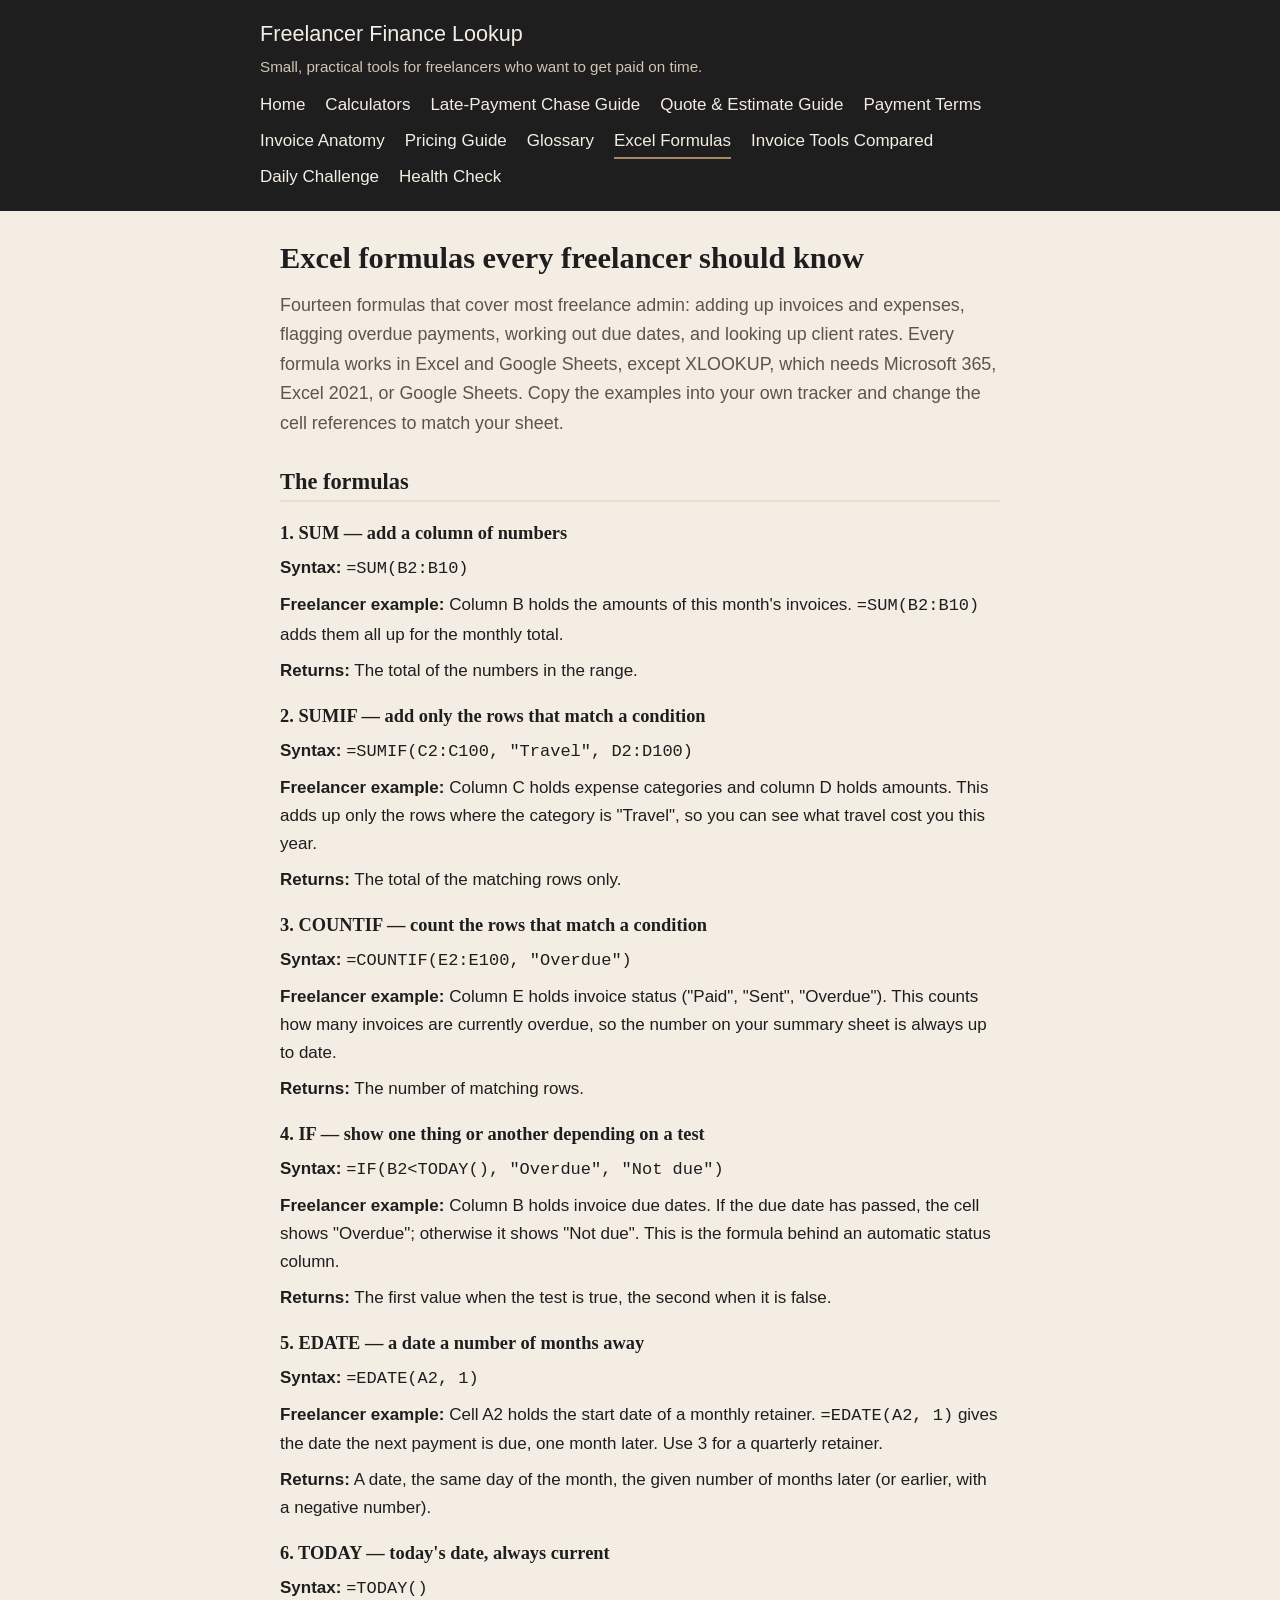
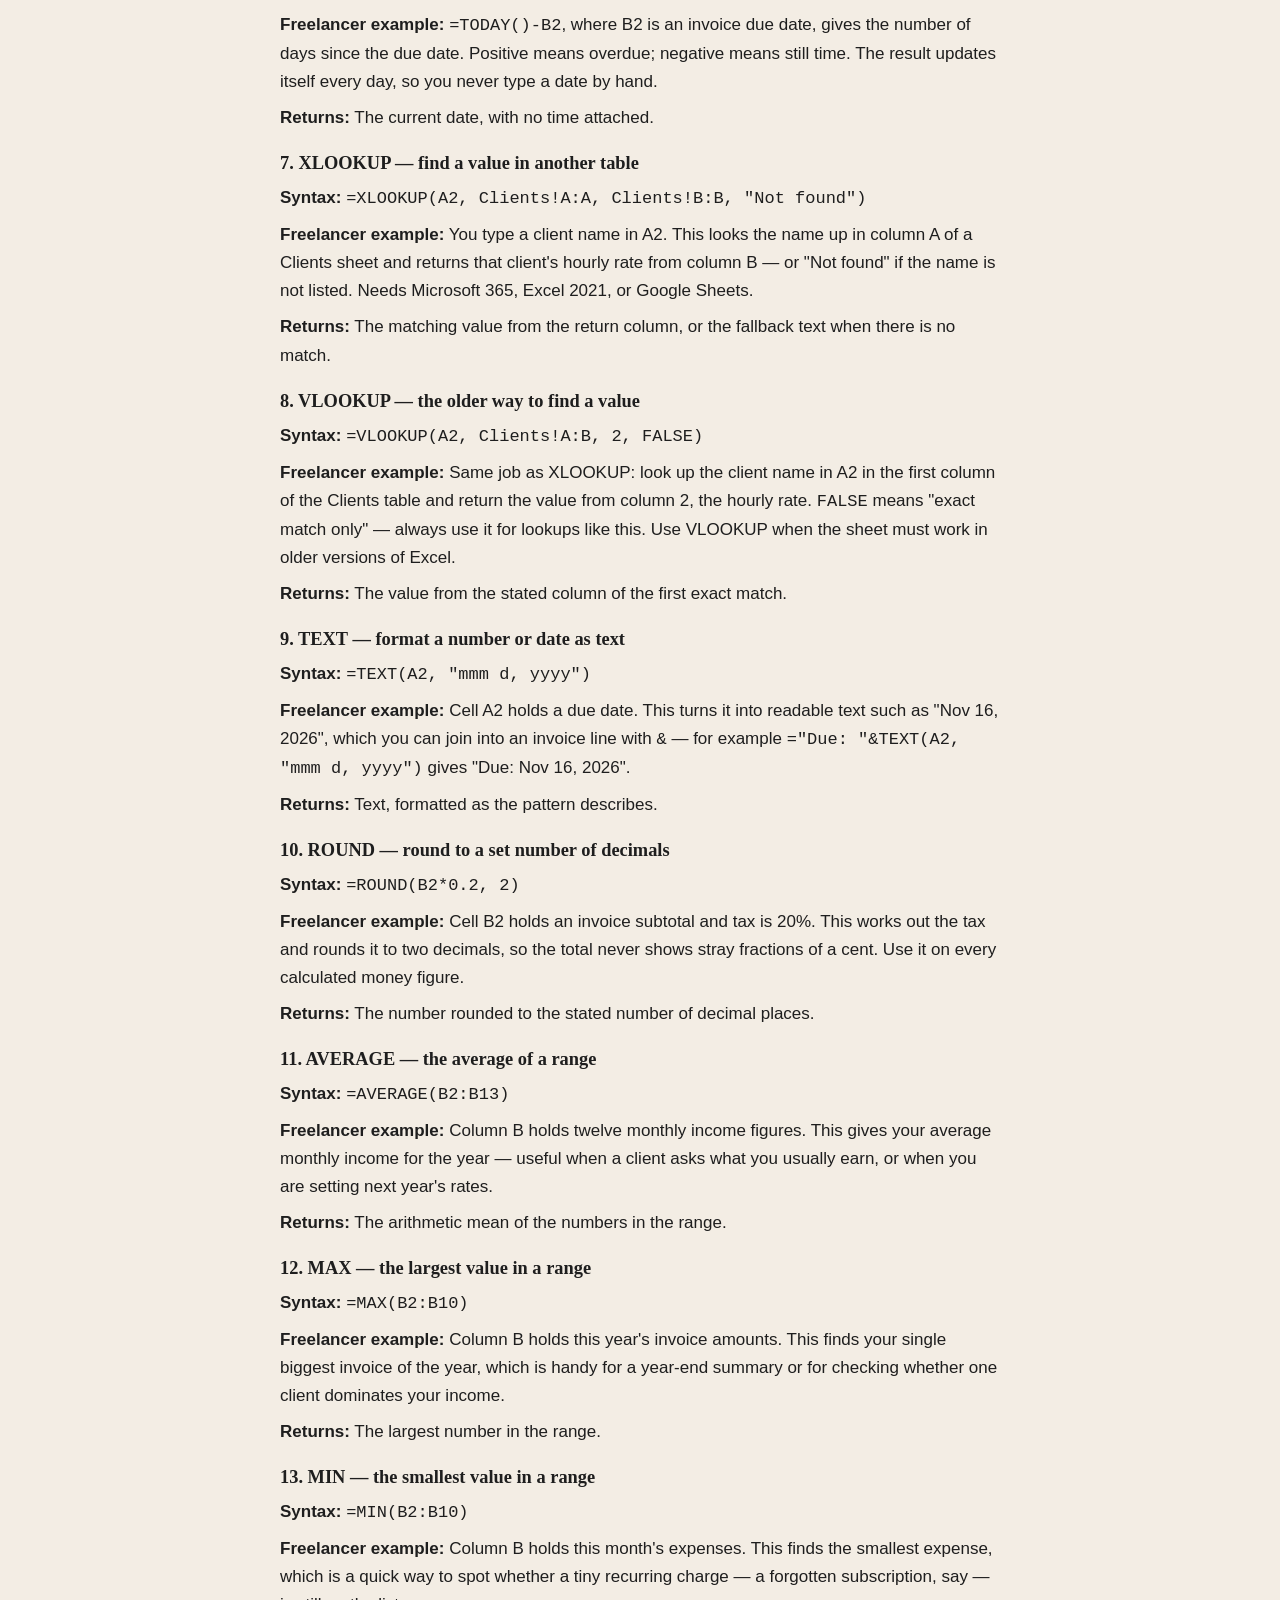
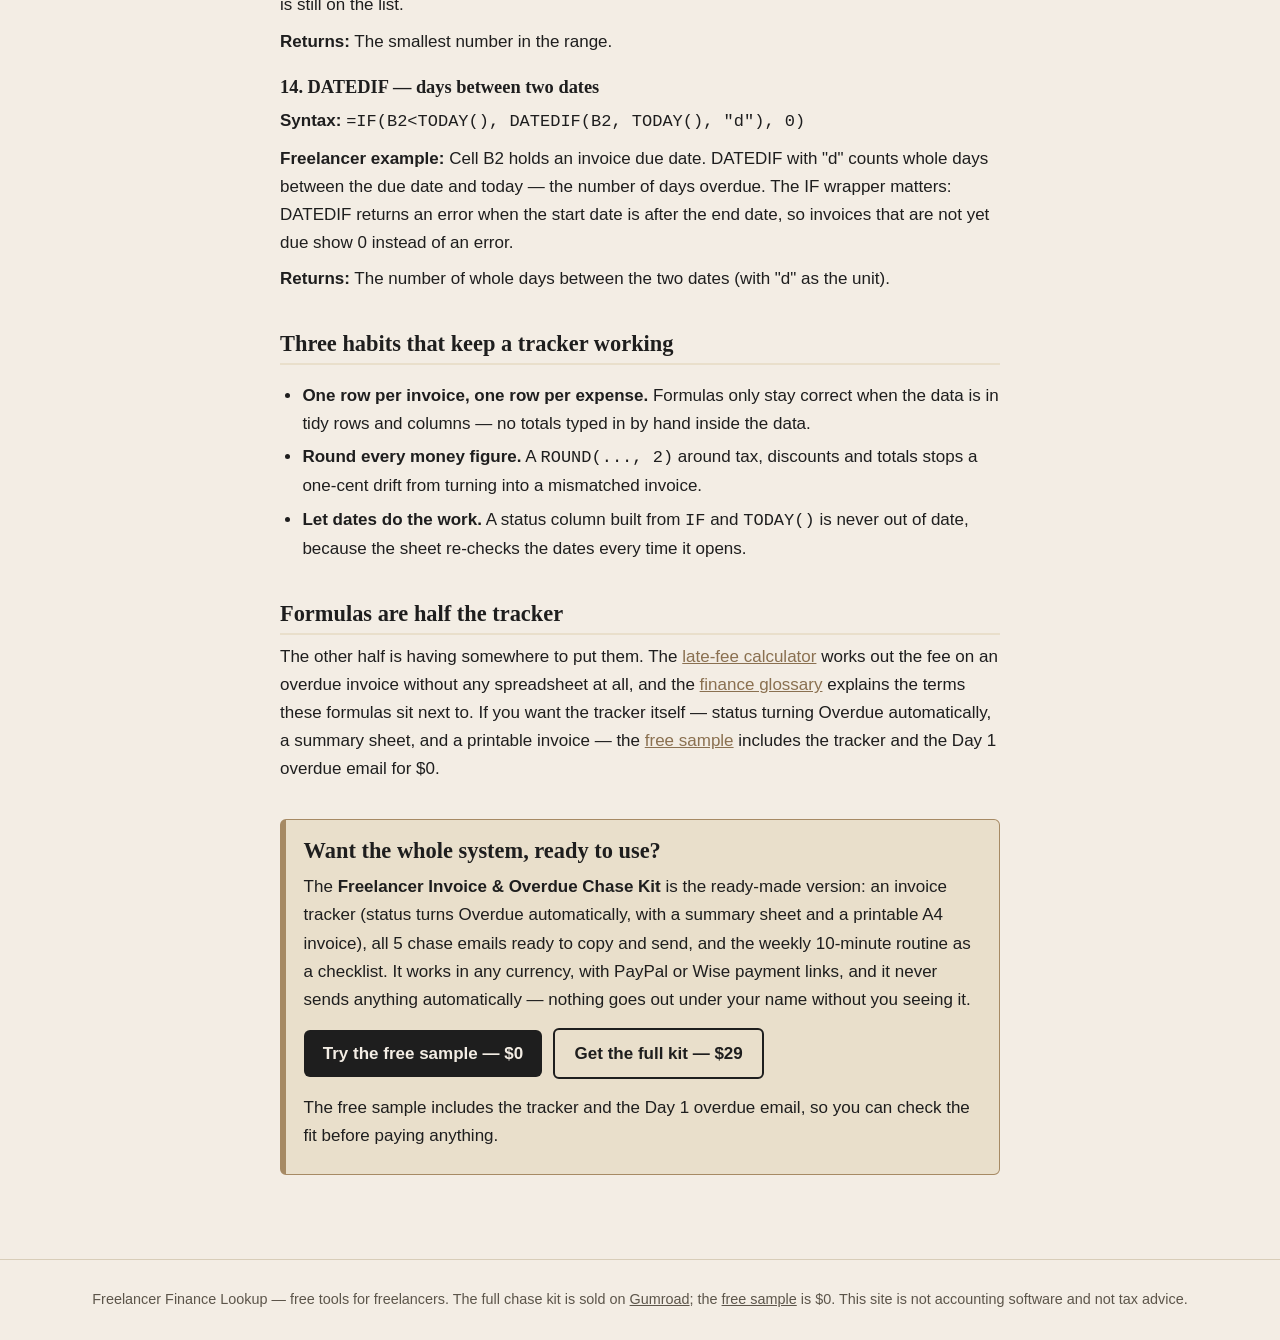
<file: excel-formulas.html>
<!DOCTYPE html>
<html lang="en">
<head>
<meta charset="utf-8">
<meta name="viewport" content="width=device-width, initial-scale=1">
<title>Excel Formulas Every Freelancer Should Know — Freelancer Finance Lookup</title>
<meta name="description" content="14 Excel formulas for freelancers, each with syntax and a real scenario: SUM, SUMIF, COUNTIF, IF, EDATE, TODAY, XLOOKUP, VLOOKUP, TEXT, ROUND, AVERAGE, MAX, MIN and DATEDIF for invoicing, expenses and overdue dates.">
<link rel="stylesheet" href="styles.css">
</head>
<body>
<header class="site-header">
  <div class="wrap">
    <p class="site-title"><a href="index.html">Freelancer Finance Lookup</a></p>
    <p class="site-tagline">Small, practical tools for freelancers who want to get paid on time.</p>
    <nav class="site-nav" aria-label="Main navigation">
      <a href="index.html">Home</a>
      <a href="calculators.html">Calculators</a>
      <a href="chase-guide.html">Late-Payment Chase Guide</a>
      <a href="quote-guide.html">Quote &amp; Estimate Guide</a>
      <a href="payment-terms.html">Payment Terms</a>
      <a href="invoice-anatomy.html">Invoice Anatomy</a>
      <a href="pricing-freelance-work.html">Pricing Guide</a>
      <a href="glossary.html">Glossary</a>
      <a href="excel-formulas.html" aria-current="page">Excel Formulas</a>
          <a href="invoice-tools-compared.html">Invoice Tools Compared</a>
      <a href="daily-challenge.html">Daily Challenge</a>
      <a href="invoice-health-check.html">Health Check</a>
    </nav>
  </div>
</header>

<main>
  <h1>Excel formulas every freelancer should know</h1>
  <p class="lede">Fourteen formulas that cover most freelance admin: adding up invoices and expenses, flagging overdue payments, working out due dates, and looking up client rates. Every formula works in Excel and Google Sheets, except XLOOKUP, which needs Microsoft 365, Excel 2021, or Google Sheets. Copy the examples into your own tracker and change the cell references to match your sheet.</p>

  <section aria-labelledby="formulas-heading">
    <h2 id="formulas-heading">The formulas</h2>

    <article>
      <h3>1. SUM — add a column of numbers</h3>
      <p><strong>Syntax:</strong> <code>=SUM(B2:B10)</code></p>
      <p><strong>Freelancer example:</strong> Column B holds the amounts of this month's invoices. <code>=SUM(B2:B10)</code> adds them all up for the monthly total.</p>
      <p><strong>Returns:</strong> The total of the numbers in the range.</p>
    </article>

    <article>
      <h3>2. SUMIF — add only the rows that match a condition</h3>
      <p><strong>Syntax:</strong> <code>=SUMIF(C2:C100, "Travel", D2:D100)</code></p>
      <p><strong>Freelancer example:</strong> Column C holds expense categories and column D holds amounts. This adds up only the rows where the category is "Travel", so you can see what travel cost you this year.</p>
      <p><strong>Returns:</strong> The total of the matching rows only.</p>
    </article>

    <article>
      <h3>3. COUNTIF — count the rows that match a condition</h3>
      <p><strong>Syntax:</strong> <code>=COUNTIF(E2:E100, "Overdue")</code></p>
      <p><strong>Freelancer example:</strong> Column E holds invoice status ("Paid", "Sent", "Overdue"). This counts how many invoices are currently overdue, so the number on your summary sheet is always up to date.</p>
      <p><strong>Returns:</strong> The number of matching rows.</p>
    </article>

    <article>
      <h3>4. IF — show one thing or another depending on a test</h3>
      <p><strong>Syntax:</strong> <code>=IF(B2&lt;TODAY(), "Overdue", "Not due")</code></p>
      <p><strong>Freelancer example:</strong> Column B holds invoice due dates. If the due date has passed, the cell shows "Overdue"; otherwise it shows "Not due". This is the formula behind an automatic status column.</p>
      <p><strong>Returns:</strong> The first value when the test is true, the second when it is false.</p>
    </article>

    <article>
      <h3>5. EDATE — a date a number of months away</h3>
      <p><strong>Syntax:</strong> <code>=EDATE(A2, 1)</code></p>
      <p><strong>Freelancer example:</strong> Cell A2 holds the start date of a monthly retainer. <code>=EDATE(A2, 1)</code> gives the date the next payment is due, one month later. Use 3 for a quarterly retainer.</p>
      <p><strong>Returns:</strong> A date, the same day of the month, the given number of months later (or earlier, with a negative number).</p>
    </article>

    <article>
      <h3>6. TODAY — today's date, always current</h3>
      <p><strong>Syntax:</strong> <code>=TODAY()</code></p>
      <p><strong>Freelancer example:</strong> <code>=TODAY()-B2</code>, where B2 is an invoice due date, gives the number of days since the due date. Positive means overdue; negative means still time. The result updates itself every day, so you never type a date by hand.</p>
      <p><strong>Returns:</strong> The current date, with no time attached.</p>
    </article>

    <article>
      <h3>7. XLOOKUP — find a value in another table</h3>
      <p><strong>Syntax:</strong> <code>=XLOOKUP(A2, Clients!A:A, Clients!B:B, "Not found")</code></p>
      <p><strong>Freelancer example:</strong> You type a client name in A2. This looks the name up in column A of a Clients sheet and returns that client's hourly rate from column B — or "Not found" if the name is not listed. Needs Microsoft 365, Excel 2021, or Google Sheets.</p>
      <p><strong>Returns:</strong> The matching value from the return column, or the fallback text when there is no match.</p>
    </article>

    <article>
      <h3>8. VLOOKUP — the older way to find a value</h3>
      <p><strong>Syntax:</strong> <code>=VLOOKUP(A2, Clients!A:B, 2, FALSE)</code></p>
      <p><strong>Freelancer example:</strong> Same job as XLOOKUP: look up the client name in A2 in the first column of the Clients table and return the value from column 2, the hourly rate. <code>FALSE</code> means "exact match only" — always use it for lookups like this. Use VLOOKUP when the sheet must work in older versions of Excel.</p>
      <p><strong>Returns:</strong> The value from the stated column of the first exact match.</p>
    </article>

    <article>
      <h3>9. TEXT — format a number or date as text</h3>
      <p><strong>Syntax:</strong> <code>=TEXT(A2, "mmm d, yyyy")</code></p>
      <p><strong>Freelancer example:</strong> Cell A2 holds a due date. This turns it into readable text such as "Nov 16, 2026", which you can join into an invoice line with <code>&amp;</code> — for example <code>="Due: "&amp;TEXT(A2, "mmm d, yyyy")</code> gives "Due: Nov 16, 2026".</p>
      <p><strong>Returns:</strong> Text, formatted as the pattern describes.</p>
    </article>

    <article>
      <h3>10. ROUND — round to a set number of decimals</h3>
      <p><strong>Syntax:</strong> <code>=ROUND(B2*0.2, 2)</code></p>
      <p><strong>Freelancer example:</strong> Cell B2 holds an invoice subtotal and tax is 20%. This works out the tax and rounds it to two decimals, so the total never shows stray fractions of a cent. Use it on every calculated money figure.</p>
      <p><strong>Returns:</strong> The number rounded to the stated number of decimal places.</p>
    </article>

    <article>
      <h3>11. AVERAGE — the average of a range</h3>
      <p><strong>Syntax:</strong> <code>=AVERAGE(B2:B13)</code></p>
      <p><strong>Freelancer example:</strong> Column B holds twelve monthly income figures. This gives your average monthly income for the year — useful when a client asks what you usually earn, or when you are setting next year's rates.</p>
      <p><strong>Returns:</strong> The arithmetic mean of the numbers in the range.</p>
    </article>

    <article>
      <h3>12. MAX — the largest value in a range</h3>
      <p><strong>Syntax:</strong> <code>=MAX(B2:B10)</code></p>
      <p><strong>Freelancer example:</strong> Column B holds this year's invoice amounts. This finds your single biggest invoice of the year, which is handy for a year-end summary or for checking whether one client dominates your income.</p>
      <p><strong>Returns:</strong> The largest number in the range.</p>
    </article>

    <article>
      <h3>13. MIN — the smallest value in a range</h3>
      <p><strong>Syntax:</strong> <code>=MIN(B2:B10)</code></p>
      <p><strong>Freelancer example:</strong> Column B holds this month's expenses. This finds the smallest expense, which is a quick way to spot whether a tiny recurring charge — a forgotten subscription, say — is still on the list.</p>
      <p><strong>Returns:</strong> The smallest number in the range.</p>
    </article>

    <article>
      <h3>14. DATEDIF — days between two dates</h3>
      <p><strong>Syntax:</strong> <code>=IF(B2&lt;TODAY(), DATEDIF(B2, TODAY(), "d"), 0)</code></p>
      <p><strong>Freelancer example:</strong> Cell B2 holds an invoice due date. DATEDIF with "d" counts whole days between the due date and today — the number of days overdue. The IF wrapper matters: DATEDIF returns an error when the start date is after the end date, so invoices that are not yet due show 0 instead of an error.</p>
      <p><strong>Returns:</strong> The number of whole days between the two dates (with "d" as the unit).</p>
    </article>
  </section>

  <section aria-labelledby="tips-heading">
    <h2 id="tips-heading">Three habits that keep a tracker working</h2>
    <ul>
      <li><strong>One row per invoice, one row per expense.</strong> Formulas only stay correct when the data is in tidy rows and columns — no totals typed in by hand inside the data.</li>
      <li><strong>Round every money figure.</strong> A <code>ROUND(..., 2)</code> around tax, discounts and totals stops a one-cent drift from turning into a mismatched invoice.</li>
      <li><strong>Let dates do the work.</strong> A status column built from <code>IF</code> and <code>TODAY()</code> is never out of date, because the sheet re-checks the dates every time it opens.</li>
    </ul>
  </section>

  <section aria-labelledby="next-heading">
    <h2 id="next-heading">Formulas are half the tracker</h2>
    <p>The other half is having somewhere to put them. The <a href="calculators.html">late-fee calculator</a> works out the fee on an overdue invoice without any spreadsheet at all, and the <a href="glossary.html">finance glossary</a> explains the terms these formulas sit next to. If you want the tracker itself — status turning Overdue automatically, a summary sheet, and a printable invoice — the <a href="https://kitkit2.gumroad.com/l/rjaklp">free sample</a> includes the tracker and the Day 1 overdue email for $0.</p>
  </section>

  <section class="cta" aria-labelledby="kit-heading">
    <h2 id="kit-heading">Want the whole system, ready to use?</h2>
    <p>The <strong>Freelancer Invoice &amp; Overdue Chase Kit</strong> is the ready-made version: an invoice tracker (status turns Overdue automatically, with a summary sheet and a printable A4 invoice), all 5 chase emails ready to copy and send, and the weekly 10-minute routine as a checklist. It works in any currency, with PayPal or Wise payment links, and it never sends anything automatically — nothing goes out under your name without you seeing it.</p>
    <p><a class="cta-button" href="https://kitkit2.gumroad.com/l/rjaklp">Try the free sample — $0</a>
    <a class="cta-button secondary" href="https://kitkit2.gumroad.com/l/wztca">Get the full kit — $29</a></p>
    <p>The free sample includes the tracker and the Day 1 overdue email, so you can check the fit before paying anything.</p>
  </section>
</main>

<footer class="site-footer">
  <p>Freelancer Finance Lookup — free tools for freelancers. The full chase kit is sold on <a href="https://kitkit2.gumroad.com/l/wztca">Gumroad</a>; the <a href="https://kitkit2.gumroad.com/l/rjaklp">free sample</a> is $0. This site is not accounting software and not tax advice.</p>
</footer>
</body>
</html>
</file>
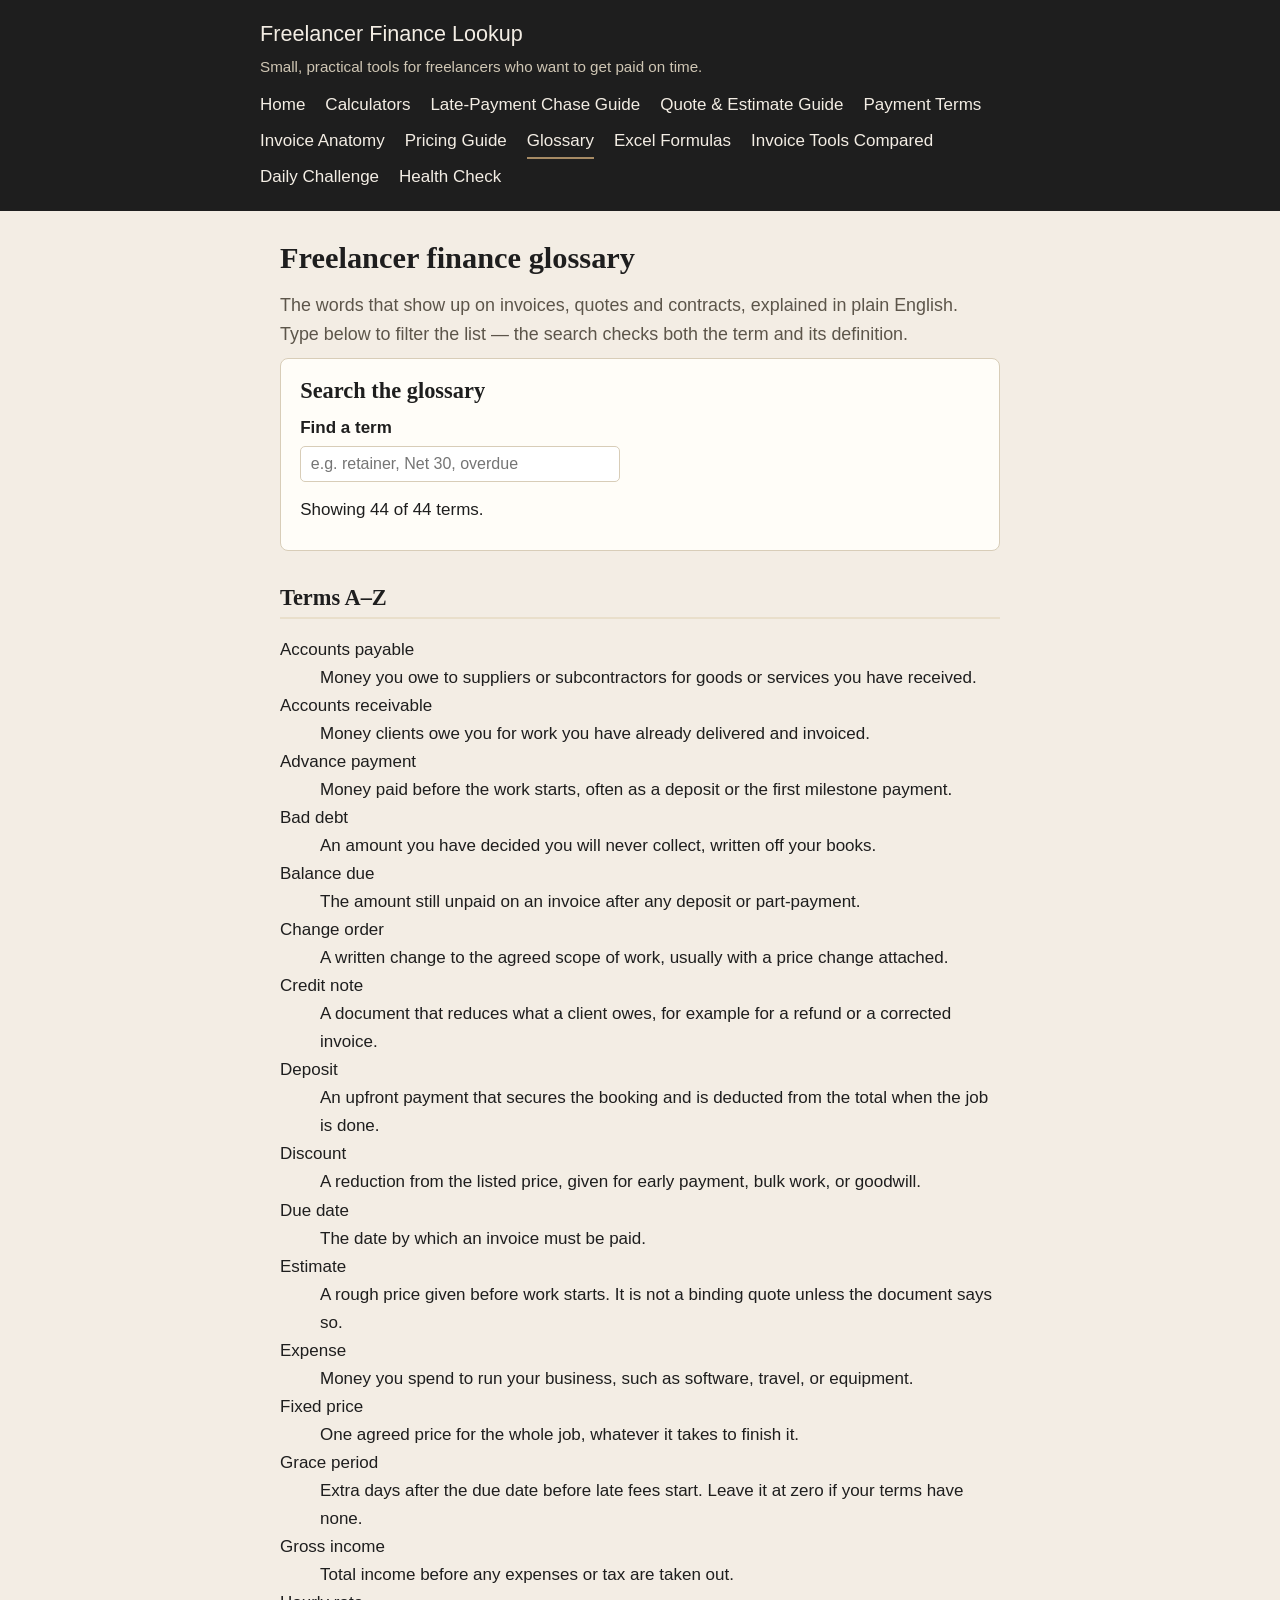
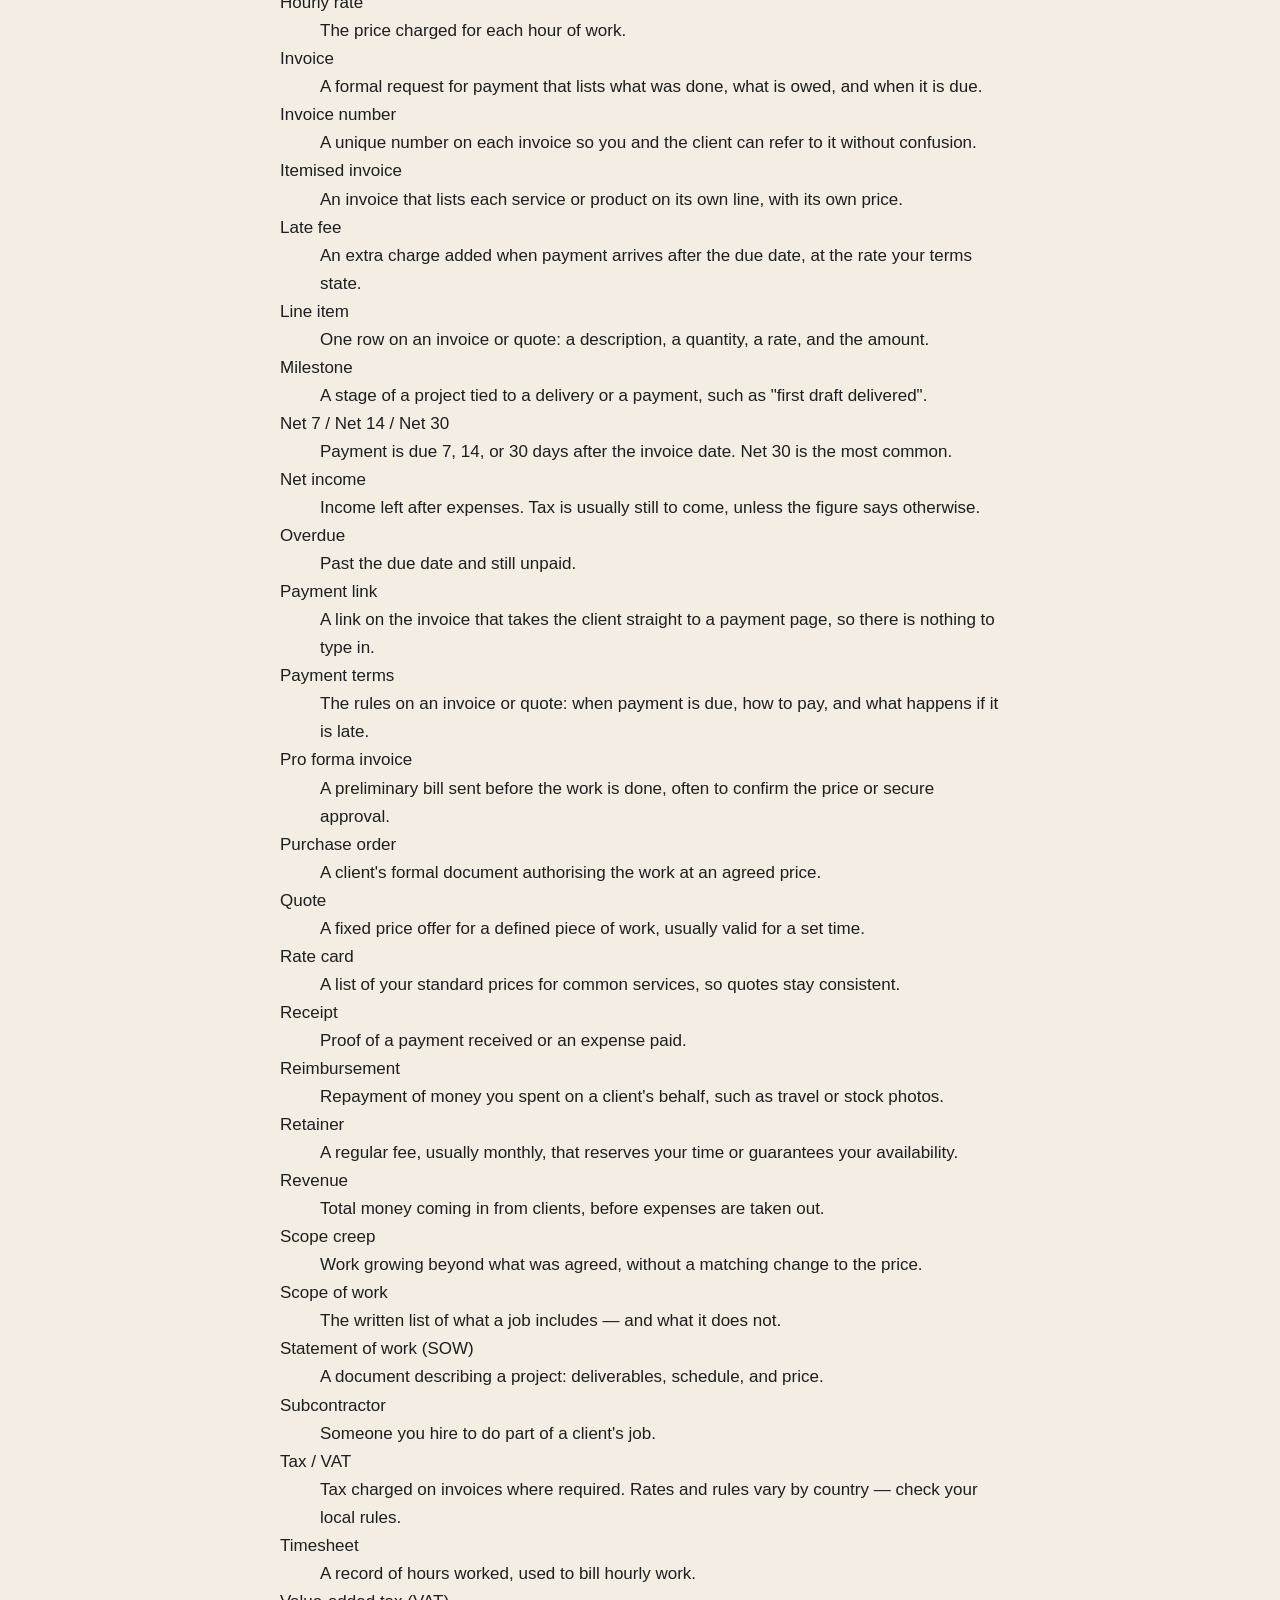
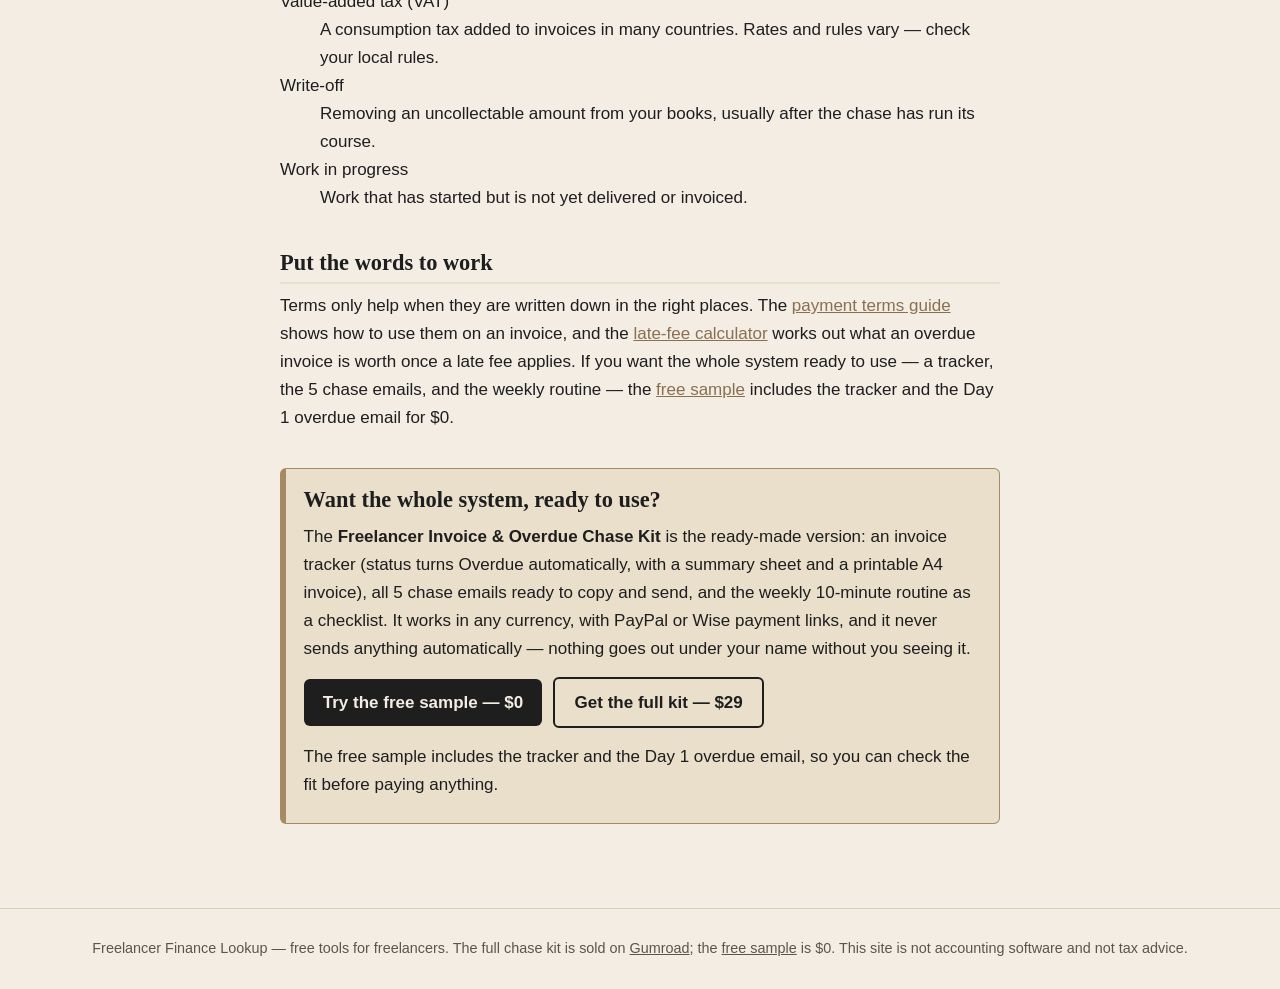
<file: glossary.html>
<!DOCTYPE html>
<html lang="en">
<head>
<meta charset="utf-8">
<meta name="viewport" content="width=device-width, initial-scale=1">
<title>Freelancer Finance Glossary: 44 Terms Explained in Plain English — Freelancer Finance Lookup</title>
<meta name="description" content="A plain-English glossary of 44 freelancer finance terms — invoice, retainer, Net 30, late fee, accounts receivable and more — with a quick search to find the term you need.">
<link rel="stylesheet" href="styles.css">
</head>
<body>
<header class="site-header">
  <div class="wrap">
    <p class="site-title"><a href="index.html">Freelancer Finance Lookup</a></p>
    <p class="site-tagline">Small, practical tools for freelancers who want to get paid on time.</p>
    <nav class="site-nav" aria-label="Main navigation">
      <a href="index.html">Home</a>
      <a href="calculators.html">Calculators</a>
      <a href="chase-guide.html">Late-Payment Chase Guide</a>
      <a href="quote-guide.html">Quote &amp; Estimate Guide</a>
      <a href="payment-terms.html">Payment Terms</a>
      <a href="invoice-anatomy.html">Invoice Anatomy</a>
      <a href="pricing-freelance-work.html">Pricing Guide</a>
      <a href="glossary.html" aria-current="page">Glossary</a>
      <a href="excel-formulas.html">Excel Formulas</a>
          <a href="invoice-tools-compared.html">Invoice Tools Compared</a>
      <a href="daily-challenge.html">Daily Challenge</a>
      <a href="invoice-health-check.html">Health Check</a>
    </nav>
  </div>
</header>

<main>
  <h1>Freelancer finance glossary</h1>
  <p class="lede">The words that show up on invoices, quotes and contracts, explained in plain English. Type below to filter the list — the search checks both the term and its definition.</p>

  <section class="calc" aria-labelledby="search-heading">
    <h2 id="search-heading">Search the glossary</h2>
    <div class="field">
      <label for="glossary-search">Find a term</label>
      <input type="search" id="glossary-search" placeholder="e.g. retainer, Net 30, overdue" autocomplete="off">
    </div>
    <p id="glossary-count" aria-live="polite">Showing 44 of 44 terms.</p>
  </section>

  <section aria-labelledby="terms-heading">
    <h2 id="terms-heading">Terms A–Z</h2>
    <dl id="glossary-list">
      <div class="glossary-item">
        <dt>Accounts payable</dt>
        <dd>Money you owe to suppliers or subcontractors for goods or services you have received.</dd>
      </div>
      <div class="glossary-item">
        <dt>Accounts receivable</dt>
        <dd>Money clients owe you for work you have already delivered and invoiced.</dd>
      </div>
      <div class="glossary-item">
        <dt>Advance payment</dt>
        <dd>Money paid before the work starts, often as a deposit or the first milestone payment.</dd>
      </div>
      <div class="glossary-item">
        <dt>Bad debt</dt>
        <dd>An amount you have decided you will never collect, written off your books.</dd>
      </div>
      <div class="glossary-item">
        <dt>Balance due</dt>
        <dd>The amount still unpaid on an invoice after any deposit or part-payment.</dd>
      </div>
      <div class="glossary-item">
        <dt>Change order</dt>
        <dd>A written change to the agreed scope of work, usually with a price change attached.</dd>
      </div>
      <div class="glossary-item">
        <dt>Credit note</dt>
        <dd>A document that reduces what a client owes, for example for a refund or a corrected invoice.</dd>
      </div>
      <div class="glossary-item">
        <dt>Deposit</dt>
        <dd>An upfront payment that secures the booking and is deducted from the total when the job is done.</dd>
      </div>
      <div class="glossary-item">
        <dt>Discount</dt>
        <dd>A reduction from the listed price, given for early payment, bulk work, or goodwill.</dd>
      </div>
      <div class="glossary-item">
        <dt>Due date</dt>
        <dd>The date by which an invoice must be paid.</dd>
      </div>
      <div class="glossary-item">
        <dt>Estimate</dt>
        <dd>A rough price given before work starts. It is not a binding quote unless the document says so.</dd>
      </div>
      <div class="glossary-item">
        <dt>Expense</dt>
        <dd>Money you spend to run your business, such as software, travel, or equipment.</dd>
      </div>
      <div class="glossary-item">
        <dt>Fixed price</dt>
        <dd>One agreed price for the whole job, whatever it takes to finish it.</dd>
      </div>
      <div class="glossary-item">
        <dt>Grace period</dt>
        <dd>Extra days after the due date before late fees start. Leave it at zero if your terms have none.</dd>
      </div>
      <div class="glossary-item">
        <dt>Gross income</dt>
        <dd>Total income before any expenses or tax are taken out.</dd>
      </div>
      <div class="glossary-item">
        <dt>Hourly rate</dt>
        <dd>The price charged for each hour of work.</dd>
      </div>
      <div class="glossary-item">
        <dt>Invoice</dt>
        <dd>A formal request for payment that lists what was done, what is owed, and when it is due.</dd>
      </div>
      <div class="glossary-item">
        <dt>Invoice number</dt>
        <dd>A unique number on each invoice so you and the client can refer to it without confusion.</dd>
      </div>
      <div class="glossary-item">
        <dt>Itemised invoice</dt>
        <dd>An invoice that lists each service or product on its own line, with its own price.</dd>
      </div>
      <div class="glossary-item">
        <dt>Late fee</dt>
        <dd>An extra charge added when payment arrives after the due date, at the rate your terms state.</dd>
      </div>
      <div class="glossary-item">
        <dt>Line item</dt>
        <dd>One row on an invoice or quote: a description, a quantity, a rate, and the amount.</dd>
      </div>
      <div class="glossary-item">
        <dt>Milestone</dt>
        <dd>A stage of a project tied to a delivery or a payment, such as "first draft delivered".</dd>
      </div>
      <div class="glossary-item">
        <dt>Net 7 / Net 14 / Net 30</dt>
        <dd>Payment is due 7, 14, or 30 days after the invoice date. Net 30 is the most common.</dd>
      </div>
      <div class="glossary-item">
        <dt>Net income</dt>
        <dd>Income left after expenses. Tax is usually still to come, unless the figure says otherwise.</dd>
      </div>
      <div class="glossary-item">
        <dt>Overdue</dt>
        <dd>Past the due date and still unpaid.</dd>
      </div>
      <div class="glossary-item">
        <dt>Payment link</dt>
        <dd>A link on the invoice that takes the client straight to a payment page, so there is nothing to type in.</dd>
      </div>
      <div class="glossary-item">
        <dt>Payment terms</dt>
        <dd>The rules on an invoice or quote: when payment is due, how to pay, and what happens if it is late.</dd>
      </div>
      <div class="glossary-item">
        <dt>Pro forma invoice</dt>
        <dd>A preliminary bill sent before the work is done, often to confirm the price or secure approval.</dd>
      </div>
      <div class="glossary-item">
        <dt>Purchase order</dt>
        <dd>A client's formal document authorising the work at an agreed price.</dd>
      </div>
      <div class="glossary-item">
        <dt>Quote</dt>
        <dd>A fixed price offer for a defined piece of work, usually valid for a set time.</dd>
      </div>
      <div class="glossary-item">
        <dt>Rate card</dt>
        <dd>A list of your standard prices for common services, so quotes stay consistent.</dd>
      </div>
      <div class="glossary-item">
        <dt>Receipt</dt>
        <dd>Proof of a payment received or an expense paid.</dd>
      </div>
      <div class="glossary-item">
        <dt>Reimbursement</dt>
        <dd>Repayment of money you spent on a client's behalf, such as travel or stock photos.</dd>
      </div>
      <div class="glossary-item">
        <dt>Retainer</dt>
        <dd>A regular fee, usually monthly, that reserves your time or guarantees your availability.</dd>
      </div>
      <div class="glossary-item">
        <dt>Revenue</dt>
        <dd>Total money coming in from clients, before expenses are taken out.</dd>
      </div>
      <div class="glossary-item">
        <dt>Scope creep</dt>
        <dd>Work growing beyond what was agreed, without a matching change to the price.</dd>
      </div>
      <div class="glossary-item">
        <dt>Scope of work</dt>
        <dd>The written list of what a job includes — and what it does not.</dd>
      </div>
      <div class="glossary-item">
        <dt>Statement of work (SOW)</dt>
        <dd>A document describing a project: deliverables, schedule, and price.</dd>
      </div>
      <div class="glossary-item">
        <dt>Subcontractor</dt>
        <dd>Someone you hire to do part of a client's job.</dd>
      </div>
      <div class="glossary-item">
        <dt>Tax / VAT</dt>
        <dd>Tax charged on invoices where required. Rates and rules vary by country — check your local rules.</dd>
      </div>
      <div class="glossary-item">
        <dt>Timesheet</dt>
        <dd>A record of hours worked, used to bill hourly work.</dd>
      </div>
      <div class="glossary-item">
        <dt>Value-added tax (VAT)</dt>
        <dd>A consumption tax added to invoices in many countries. Rates and rules vary — check your local rules.</dd>
      </div>
      <div class="glossary-item">
        <dt>Write-off</dt>
        <dd>Removing an uncollectable amount from your books, usually after the chase has run its course.</dd>
      </div>
      <div class="glossary-item">
        <dt>Work in progress</dt>
        <dd>Work that has started but is not yet delivered or invoiced.</dd>
      </div>
    </dl>
    <p id="glossary-empty" hidden>No terms match that search. Try a shorter word, for example "fee" or "invoice".</p>
  </section>

  <section aria-labelledby="next-heading">
    <h2 id="next-heading">Put the words to work</h2>
    <p>Terms only help when they are written down in the right places. The <a href="payment-terms.html">payment terms guide</a> shows how to use them on an invoice, and the <a href="calculators.html">late-fee calculator</a> works out what an overdue invoice is worth once a late fee applies. If you want the whole system ready to use — a tracker, the 5 chase emails, and the weekly routine — the <a href="https://kitkit2.gumroad.com/l/rjaklp">free sample</a> includes the tracker and the Day 1 overdue email for $0.</p>
  </section>

  <section class="cta" aria-labelledby="kit-heading">
    <h2 id="kit-heading">Want the whole system, ready to use?</h2>
    <p>The <strong>Freelancer Invoice &amp; Overdue Chase Kit</strong> is the ready-made version: an invoice tracker (status turns Overdue automatically, with a summary sheet and a printable A4 invoice), all 5 chase emails ready to copy and send, and the weekly 10-minute routine as a checklist. It works in any currency, with PayPal or Wise payment links, and it never sends anything automatically — nothing goes out under your name without you seeing it.</p>
    <p><a class="cta-button" href="https://kitkit2.gumroad.com/l/rjaklp">Try the free sample — $0</a>
    <a class="cta-button secondary" href="https://kitkit2.gumroad.com/l/wztca">Get the full kit — $29</a></p>
    <p>The free sample includes the tracker and the Day 1 overdue email, so you can check the fit before paying anything.</p>
  </section>
</main>

<footer class="site-footer">
  <p>Freelancer Finance Lookup — free tools for freelancers. The full chase kit is sold on <a href="https://kitkit2.gumroad.com/l/wztca">Gumroad</a>; the <a href="https://kitkit2.gumroad.com/l/rjaklp">free sample</a> is $0. This site is not accounting software and not tax advice.</p>
</footer>

<script>
/* Pure matching helper — no DOM access, so it can be tested headlessly. */
function glossaryMatches(query, text) {
  var q = query.trim().toLowerCase();
  if (!q) return true;
  return text.toLowerCase().indexOf(q) !== -1;
}

/* DOM wiring — only runs in a browser. */
if (typeof document !== "undefined") {
  document.addEventListener("DOMContentLoaded", function () {
    var input = document.getElementById("glossary-search");
    var list = document.getElementById("glossary-list");
    var count = document.getElementById("glossary-count");
    var empty = document.getElementById("glossary-empty");
    var items = list.querySelectorAll(".glossary-item");
    var total = items.length;

    function applyFilter() {
      var query = input.value;
      var shown = 0;
      items.forEach(function (item) {
        var visible = glossaryMatches(query, item.textContent);
        item.hidden = !visible;
        if (visible) shown++;
      });
      count.textContent = "Showing " + shown + " of " + total + " terms.";
      empty.hidden = shown !== 0;
    }

    input.addEventListener("input", applyFilter);
  });
}
</script>
</body>
</html>
</file>
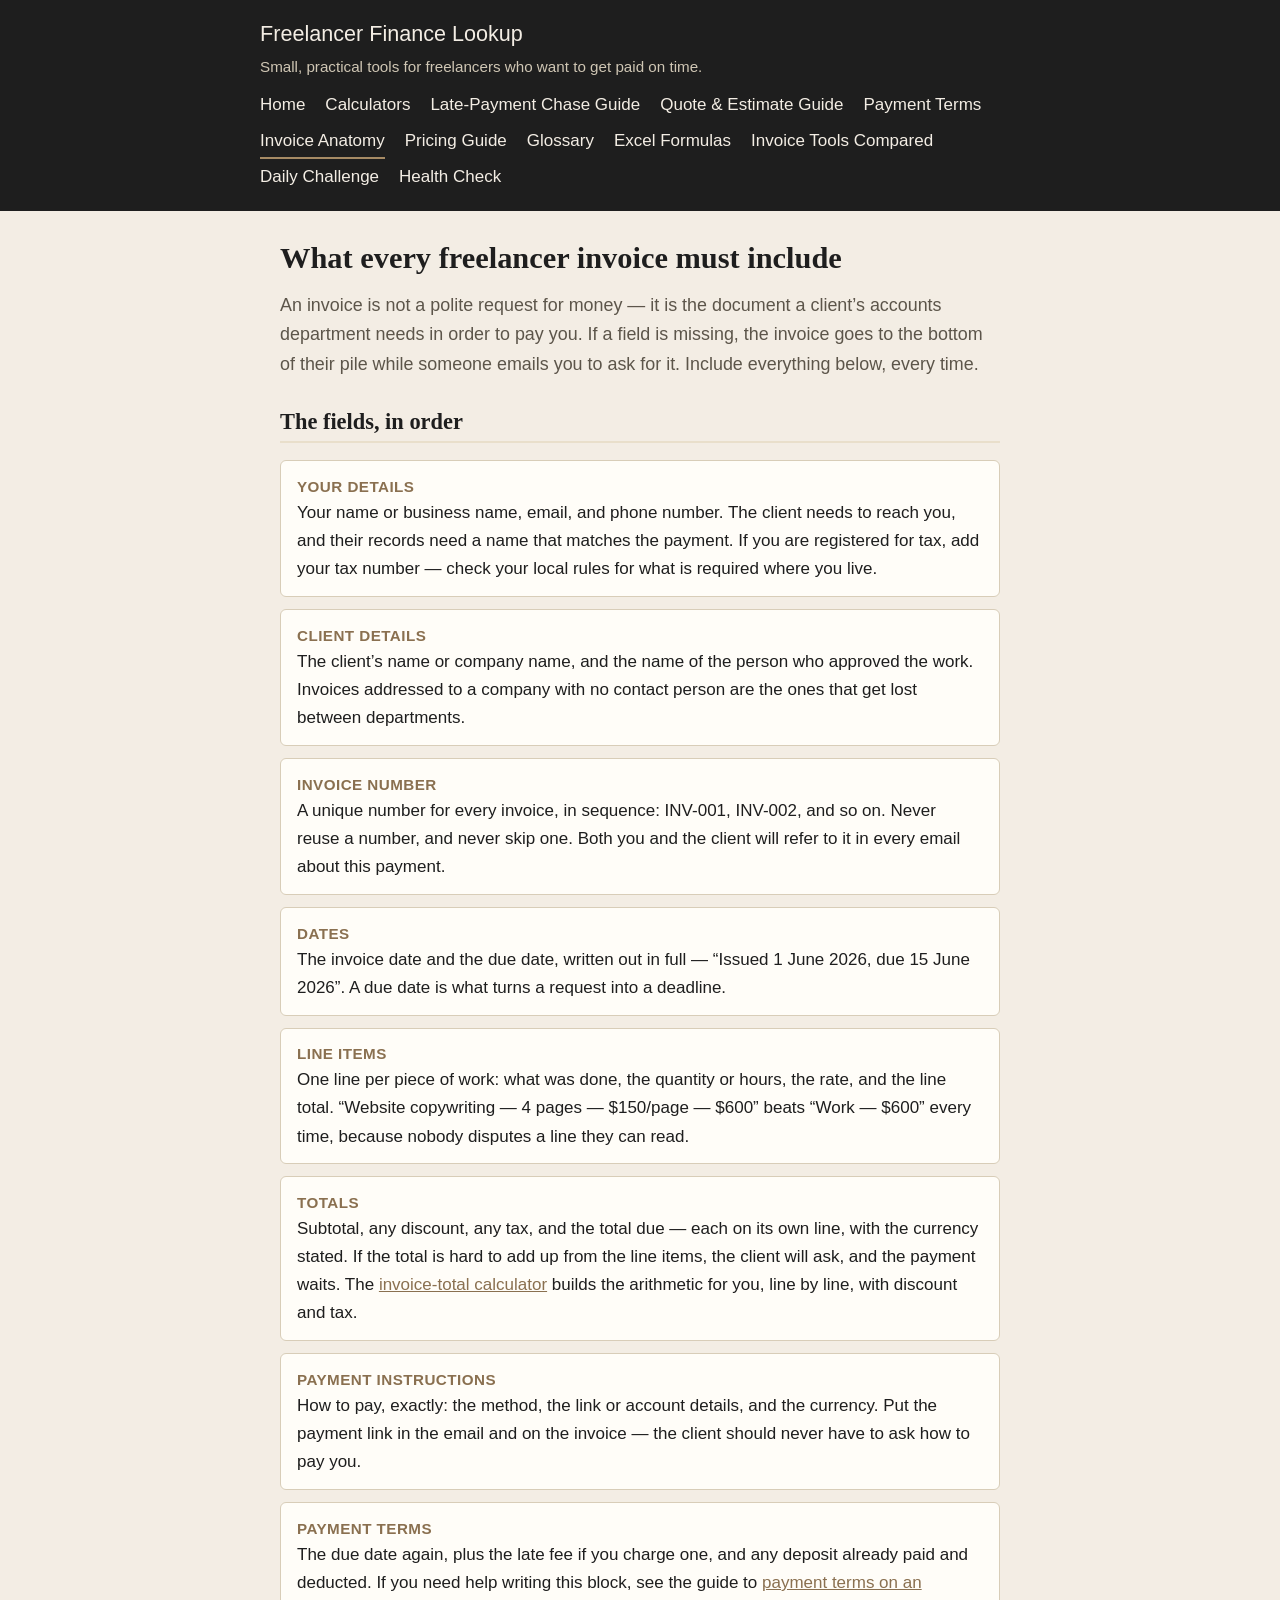
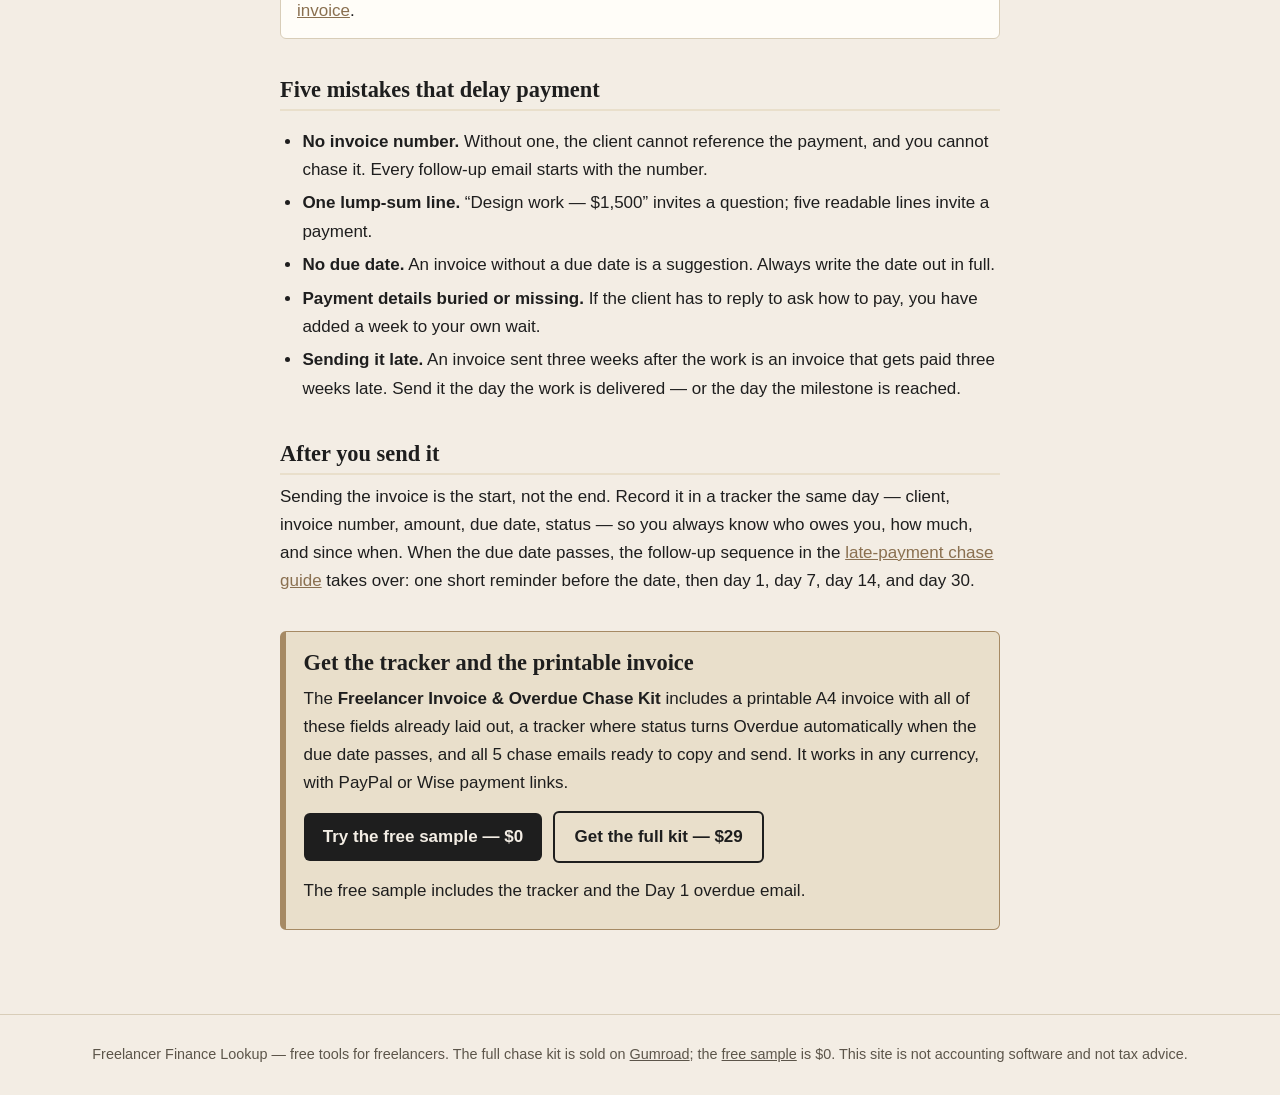
<file: invoice-anatomy.html>
<!DOCTYPE html>
<html lang="en">
<head>
<meta charset="utf-8">
<meta name="viewport" content="width=device-width, initial-scale=1">
<title>What Every Freelancer Invoice Must Include — Freelancer Finance Lookup</title>
<meta name="description" content="The fields every freelancer invoice needs: your details, client details, invoice number, dates, line items, totals, and payment instructions — plus the mistakes to avoid.">
<link rel="stylesheet" href="styles.css">
</head>
<body>
<header class="site-header">
  <div class="wrap">
    <p class="site-title"><a href="index.html">Freelancer Finance Lookup</a></p>
    <p class="site-tagline">Small, practical tools for freelancers who want to get paid on time.</p>
    <nav class="site-nav" aria-label="Main navigation">
      <a href="index.html">Home</a>
      <a href="calculators.html">Calculators</a>
      <a href="chase-guide.html">Late-Payment Chase Guide</a>
      <a href="quote-guide.html">Quote &amp; Estimate Guide</a>
      <a href="payment-terms.html">Payment Terms</a>
      <a href="invoice-anatomy.html" aria-current="page">Invoice Anatomy</a>
      <a href="pricing-freelance-work.html">Pricing Guide</a>
      <a href="glossary.html">Glossary</a>
      <a href="excel-formulas.html">Excel Formulas</a>
          <a href="invoice-tools-compared.html">Invoice Tools Compared</a>
      <a href="daily-challenge.html">Daily Challenge</a>
      <a href="invoice-health-check.html">Health Check</a>
    </nav>
  </div>
</header>

<main>
  <h1>What every freelancer invoice must include</h1>
  <p class="lede">An invoice is not a polite request for money — it is the document a client&rsquo;s accounts department needs in order to pay you. If a field is missing, the invoice goes to the bottom of their pile while someone emails you to ask for it. Include everything below, every time.</p>

  <section aria-labelledby="fields-heading">
    <h2 id="fields-heading">The fields, in order</h2>
    <ol class="step-list">
      <li>
        <span class="step-when">Your details</span>
        Your name or business name, email, and phone number. The client needs to reach you, and their records need a name that matches the payment. If you are registered for tax, add your tax number — check your local rules for what is required where you live.
      </li>
      <li>
        <span class="step-when">Client details</span>
        The client&rsquo;s name or company name, and the name of the person who approved the work. Invoices addressed to a company with no contact person are the ones that get lost between departments.
      </li>
      <li>
        <span class="step-when">Invoice number</span>
        A unique number for every invoice, in sequence: INV-001, INV-002, and so on. Never reuse a number, and never skip one. Both you and the client will refer to it in every email about this payment.
      </li>
      <li>
        <span class="step-when">Dates</span>
        The invoice date and the due date, written out in full — &ldquo;Issued 1 June 2026, due 15 June 2026&rdquo;. A due date is what turns a request into a deadline.
      </li>
      <li>
        <span class="step-when">Line items</span>
        One line per piece of work: what was done, the quantity or hours, the rate, and the line total. &ldquo;Website copywriting — 4 pages — $150/page — $600&rdquo; beats &ldquo;Work — $600&rdquo; every time, because nobody disputes a line they can read.
      </li>
      <li>
        <span class="step-when">Totals</span>
        Subtotal, any discount, any tax, and the total due — each on its own line, with the currency stated. If the total is hard to add up from the line items, the client will ask, and the payment waits. The <a href="calculators.html">invoice-total calculator</a> builds the arithmetic for you, line by line, with discount and tax.
      </li>
      <li>
        <span class="step-when">Payment instructions</span>
        How to pay, exactly: the method, the link or account details, and the currency. Put the payment link in the email and on the invoice — the client should never have to ask how to pay you.
      </li>
      <li>
        <span class="step-when">Payment terms</span>
        The due date again, plus the late fee if you charge one, and any deposit already paid and deducted. If you need help writing this block, see the guide to <a href="payment-terms.html">payment terms on an invoice</a>.
      </li>
    </ol>
  </section>

  <section aria-labelledby="mistakes-heading">
    <h2 id="mistakes-heading">Five mistakes that delay payment</h2>
    <ul>
      <li><strong>No invoice number.</strong> Without one, the client cannot reference the payment, and you cannot chase it. Every follow-up email starts with the number.</li>
      <li><strong>One lump-sum line.</strong> &ldquo;Design work — $1,500&rdquo; invites a question; five readable lines invite a payment.</li>
      <li><strong>No due date.</strong> An invoice without a due date is a suggestion. Always write the date out in full.</li>
      <li><strong>Payment details buried or missing.</strong> If the client has to reply to ask how to pay, you have added a week to your own wait.</li>
      <li><strong>Sending it late.</strong> An invoice sent three weeks after the work is an invoice that gets paid three weeks late. Send it the day the work is delivered — or the day the milestone is reached.</li>
    </ul>
  </section>

  <section aria-labelledby="after-heading">
    <h2 id="after-heading">After you send it</h2>
    <p>Sending the invoice is the start, not the end. Record it in a tracker the same day — client, invoice number, amount, due date, status — so you always know who owes you, how much, and since when. When the due date passes, the follow-up sequence in the <a href="chase-guide.html">late-payment chase guide</a> takes over: one short reminder before the date, then day 1, day 7, day 14, and day 30.</p>
  </section>

  <section class="cta" aria-labelledby="kit-heading">
    <h2 id="kit-heading">Get the tracker and the printable invoice</h2>
    <p>The <strong>Freelancer Invoice &amp; Overdue Chase Kit</strong> includes a printable A4 invoice with all of these fields already laid out, a tracker where status turns Overdue automatically when the due date passes, and all 5 chase emails ready to copy and send. It works in any currency, with PayPal or Wise payment links.</p>
    <p><a class="cta-button" href="https://kitkit2.gumroad.com/l/rjaklp">Try the free sample — $0</a>
    <a class="cta-button secondary" href="https://kitkit2.gumroad.com/l/wztca">Get the full kit — $29</a></p>
    <p>The free sample includes the tracker and the Day 1 overdue email.</p>
  </section>
</main>

<footer class="site-footer">
  <p>Freelancer Finance Lookup — free tools for freelancers. The full chase kit is sold on <a href="https://kitkit2.gumroad.com/l/wztca">Gumroad</a>; the <a href="https://kitkit2.gumroad.com/l/rjaklp">free sample</a> is $0. This site is not accounting software and not tax advice.</p>
</footer>
</body>
</html>
</file>
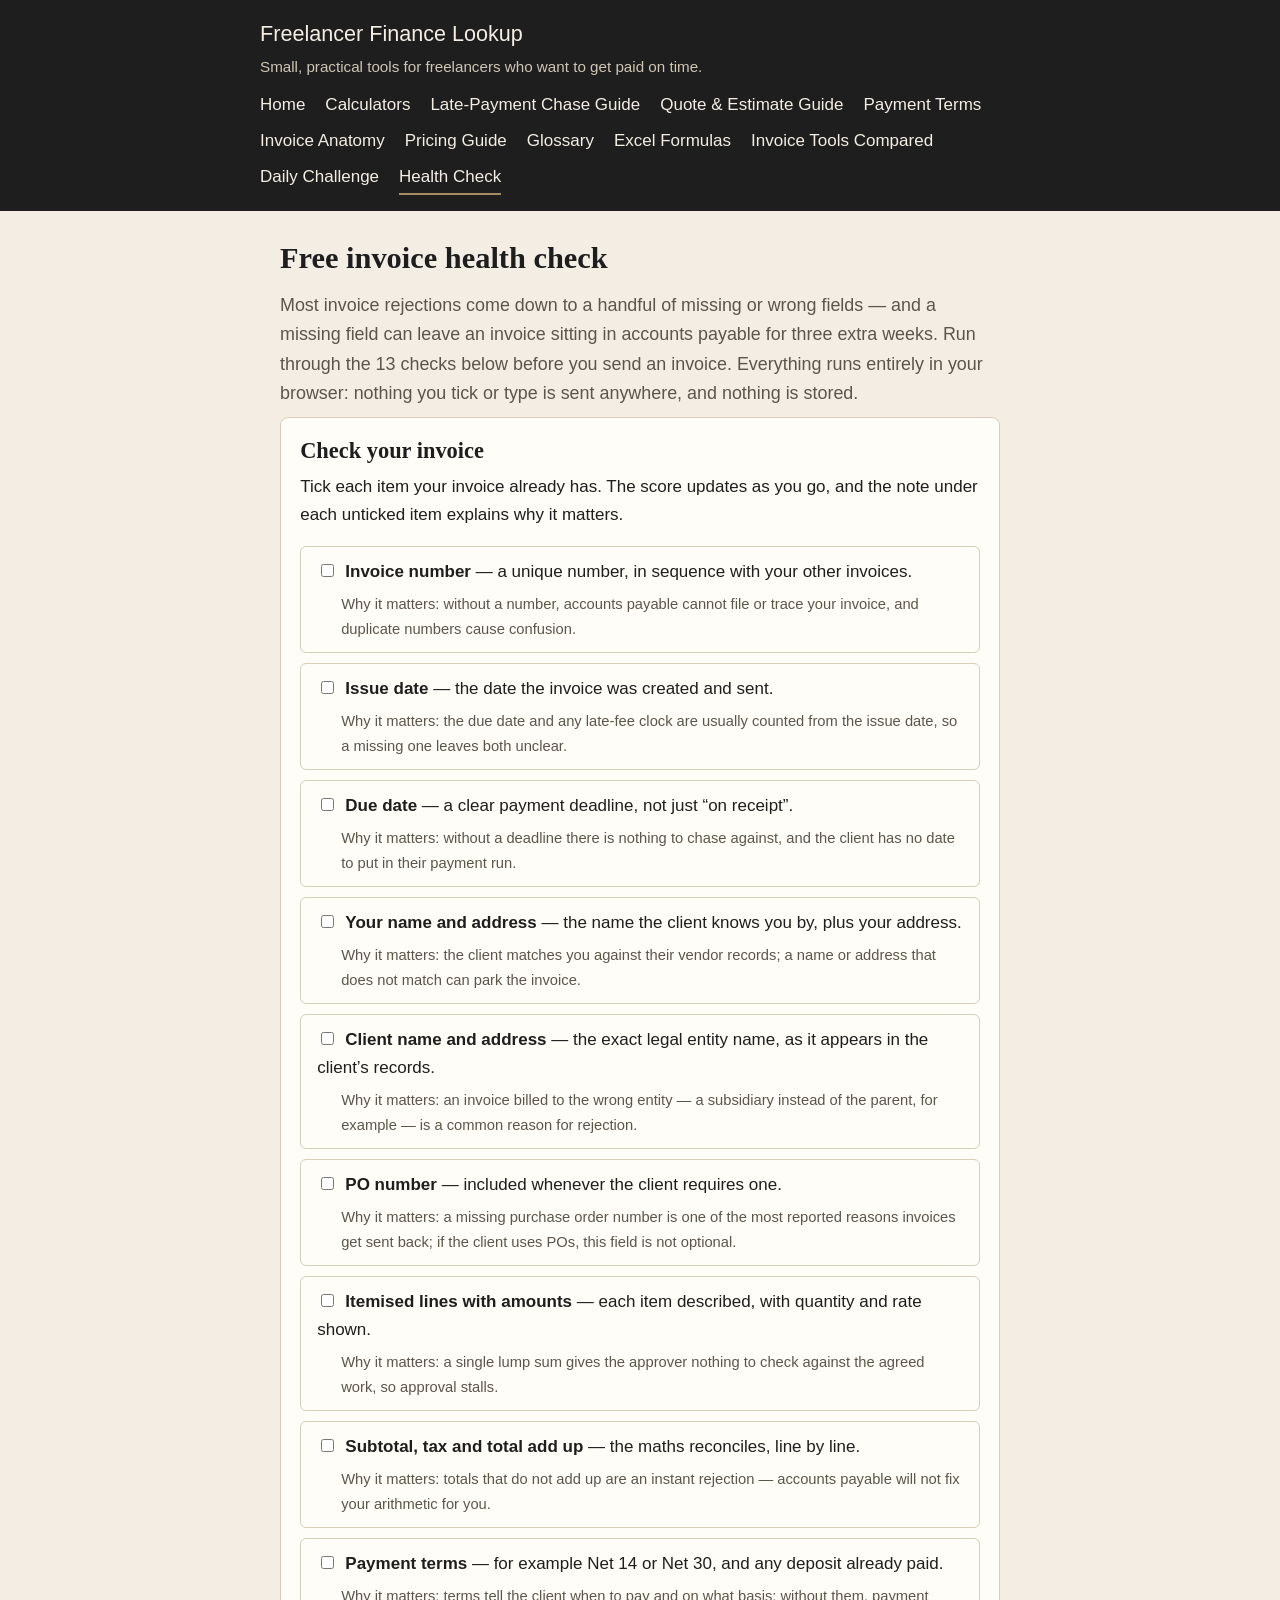
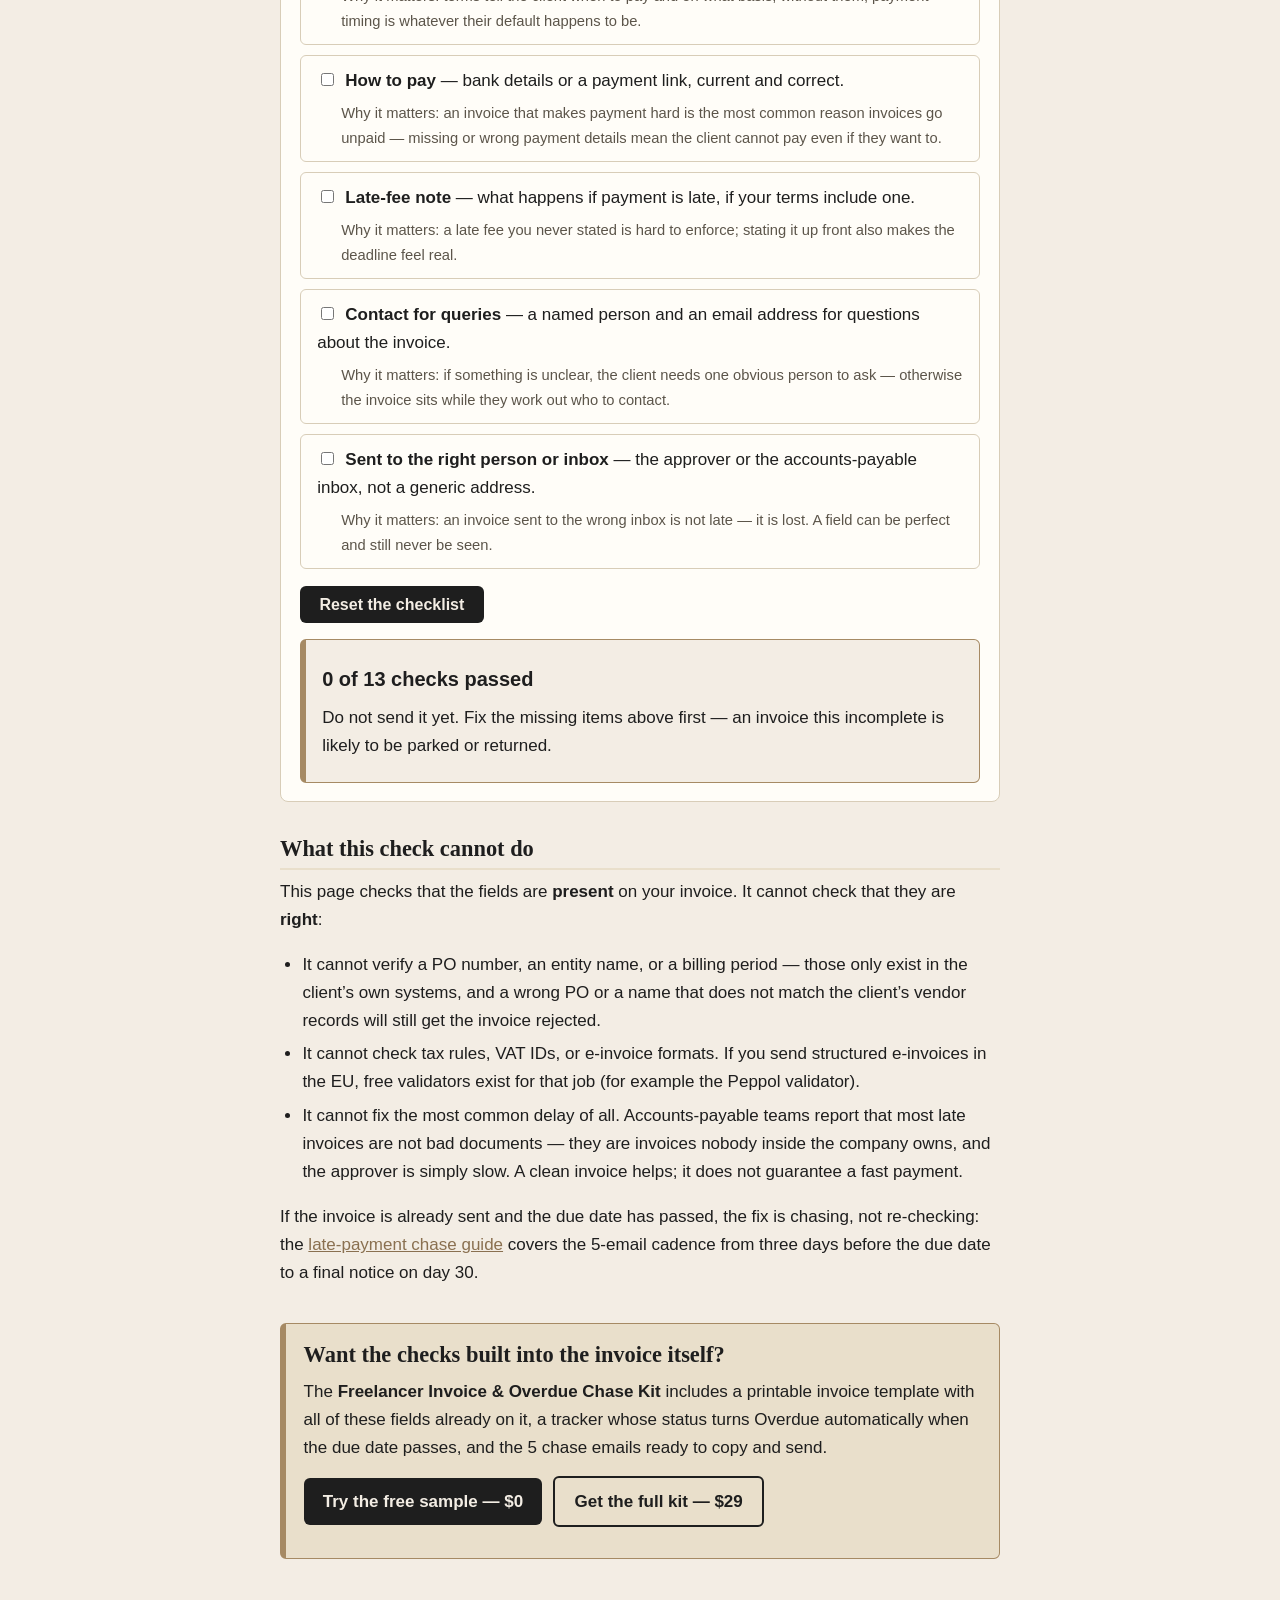
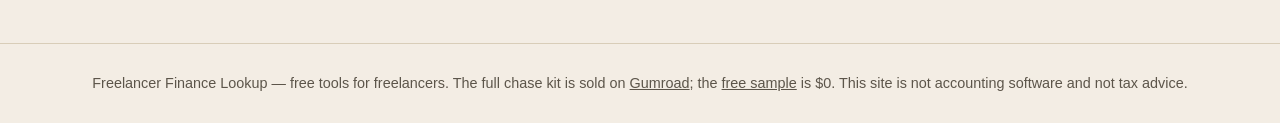
<file: invoice-health-check.html>
<!DOCTYPE html>
<html lang="en">
<head>
<meta charset="utf-8">
<meta name="viewport" content="width=device-width, initial-scale=1">
<title>Free Invoice Health Check for Freelancers — Freelancer Finance Lookup</title>
<meta name="description" content="A free 13-point invoice health check for freelancers: tick off the fields that get invoices rejected or parked — invoice number, dates, PO number, totals, payment terms — and see your score before you send.">
<link rel="stylesheet" href="styles.css">
</head>
<body>
<header class="site-header">
  <div class="wrap">
    <p class="site-title"><a href="index.html">Freelancer Finance Lookup</a></p>
    <p class="site-tagline">Small, practical tools for freelancers who want to get paid on time.</p>
    <nav class="site-nav" aria-label="Main navigation">
      <a href="index.html">Home</a>
      <a href="calculators.html">Calculators</a>
      <a href="chase-guide.html">Late-Payment Chase Guide</a>
      <a href="quote-guide.html">Quote &amp; Estimate Guide</a>
      <a href="payment-terms.html">Payment Terms</a>
      <a href="invoice-anatomy.html">Invoice Anatomy</a>
      <a href="pricing-freelance-work.html">Pricing Guide</a>
      <a href="glossary.html">Glossary</a>
      <a href="excel-formulas.html">Excel Formulas</a>
      <a href="invoice-tools-compared.html">Invoice Tools Compared</a>
      <a href="daily-challenge.html">Daily Challenge</a>
      <a href="invoice-health-check.html" aria-current="page">Health Check</a>
    </nav>
  </div>
</header>

<main>
  <h1>Free invoice health check</h1>
  <p class="lede">Most invoice rejections come down to a handful of missing or wrong fields — and a missing field can leave an invoice sitting in accounts payable for three extra weeks. Run through the 13 checks below before you send an invoice. Everything runs entirely in your browser: nothing you tick or type is sent anywhere, and nothing is stored.</p>

  <section class="calc" aria-labelledby="check-heading">
    <h2 id="check-heading">Check your invoice</h2>
    <p>Tick each item your invoice already has. The score updates as you go, and the note under each unticked item explains why it matters.</p>
    <form id="health-check-form">
      <ul class="check-list">
        <li>
          <label><input type="checkbox" value="1"> <strong>Invoice number</strong> — a unique number, in sequence with your other invoices.</label>
          <p class="why">Why it matters: without a number, accounts payable cannot file or trace your invoice, and duplicate numbers cause confusion.</p>
        </li>
        <li>
          <label><input type="checkbox" value="1"> <strong>Issue date</strong> — the date the invoice was created and sent.</label>
          <p class="why">Why it matters: the due date and any late-fee clock are usually counted from the issue date, so a missing one leaves both unclear.</p>
        </li>
        <li>
          <label><input type="checkbox" value="1"> <strong>Due date</strong> — a clear payment deadline, not just &ldquo;on receipt&rdquo;.</label>
          <p class="why">Why it matters: without a deadline there is nothing to chase against, and the client has no date to put in their payment run.</p>
        </li>
        <li>
          <label><input type="checkbox" value="1"> <strong>Your name and address</strong> — the name the client knows you by, plus your address.</label>
          <p class="why">Why it matters: the client matches you against their vendor records; a name or address that does not match can park the invoice.</p>
        </li>
        <li>
          <label><input type="checkbox" value="1"> <strong>Client name and address</strong> — the exact legal entity name, as it appears in the client&rsquo;s records.</label>
          <p class="why">Why it matters: an invoice billed to the wrong entity — a subsidiary instead of the parent, for example — is a common reason for rejection.</p>
        </li>
        <li>
          <label><input type="checkbox" value="1"> <strong>PO number</strong> — included whenever the client requires one.</label>
          <p class="why">Why it matters: a missing purchase order number is one of the most reported reasons invoices get sent back; if the client uses POs, this field is not optional.</p>
        </li>
        <li>
          <label><input type="checkbox" value="1"> <strong>Itemised lines with amounts</strong> — each item described, with quantity and rate shown.</label>
          <p class="why">Why it matters: a single lump sum gives the approver nothing to check against the agreed work, so approval stalls.</p>
        </li>
        <li>
          <label><input type="checkbox" value="1"> <strong>Subtotal, tax and total add up</strong> — the maths reconciles, line by line.</label>
          <p class="why">Why it matters: totals that do not add up are an instant rejection — accounts payable will not fix your arithmetic for you.</p>
        </li>
        <li>
          <label><input type="checkbox" value="1"> <strong>Payment terms</strong> — for example Net 14 or Net 30, and any deposit already paid.</label>
          <p class="why">Why it matters: terms tell the client when to pay and on what basis; without them, payment timing is whatever their default happens to be.</p>
        </li>
        <li>
          <label><input type="checkbox" value="1"> <strong>How to pay</strong> — bank details or a payment link, current and correct.</label>
          <p class="why">Why it matters: an invoice that makes payment hard is the most common reason invoices go unpaid — missing or wrong payment details mean the client cannot pay even if they want to.</p>
        </li>
        <li>
          <label><input type="checkbox" value="1"> <strong>Late-fee note</strong> — what happens if payment is late, if your terms include one.</label>
          <p class="why">Why it matters: a late fee you never stated is hard to enforce; stating it up front also makes the deadline feel real.</p>
        </li>
        <li>
          <label><input type="checkbox" value="1"> <strong>Contact for queries</strong> — a named person and an email address for questions about the invoice.</label>
          <p class="why">Why it matters: if something is unclear, the client needs one obvious person to ask — otherwise the invoice sits while they work out who to contact.</p>
        </li>
        <li>
          <label><input type="checkbox" value="1"> <strong>Sent to the right person or inbox</strong> — the approver or the accounts-payable inbox, not a generic address.</label>
          <p class="why">Why it matters: an invoice sent to the wrong inbox is not late — it is lost. A field can be perfect and still never be seen.</p>
        </li>
      </ul>
      <p><button type="button" id="reset-checks">Reset the checklist</button></p>
    </form>
    <div class="result" id="health-check-result" aria-live="polite">
      <p class="total-line">0 of 13 checks passed</p>
      <p>Tick the boxes above to see your score.</p>
    </div>
  </section>

  <section aria-labelledby="limits-heading">
    <h2 id="limits-heading">What this check cannot do</h2>
    <p>This page checks that the fields are <strong>present</strong> on your invoice. It cannot check that they are <strong>right</strong>:</p>
    <ul>
      <li>It cannot verify a PO number, an entity name, or a billing period — those only exist in the client&rsquo;s own systems, and a wrong PO or a name that does not match the client&rsquo;s vendor records will still get the invoice rejected.</li>
      <li>It cannot check tax rules, VAT IDs, or e-invoice formats. If you send structured e-invoices in the EU, free validators exist for that job (for example the Peppol validator).</li>
      <li>It cannot fix the most common delay of all. Accounts-payable teams report that most late invoices are not bad documents — they are invoices nobody inside the company owns, and the approver is simply slow. A clean invoice helps; it does not guarantee a fast payment.</li>
    </ul>
    <p>If the invoice is already sent and the due date has passed, the fix is chasing, not re-checking: the <a href="chase-guide.html">late-payment chase guide</a> covers the 5-email cadence from three days before the due date to a final notice on day 30.</p>
  </section>

  <section class="cta" aria-labelledby="kit-heading">
    <h2 id="kit-heading">Want the checks built into the invoice itself?</h2>
    <p>The <strong>Freelancer Invoice &amp; Overdue Chase Kit</strong> includes a printable invoice template with all of these fields already on it, a tracker whose status turns Overdue automatically when the due date passes, and the 5 chase emails ready to copy and send.</p>
    <p><a class="cta-button" href="https://kitkit2.gumroad.com/l/rjaklp">Try the free sample — $0</a>
    <a class="cta-button secondary" href="https://kitkit2.gumroad.com/l/wztca">Get the full kit — $29</a></p>
  </section>
</main>

<footer class="site-footer">
  <p>Freelancer Finance Lookup — free tools for freelancers. The full chase kit is sold on <a href="https://kitkit2.gumroad.com/l/wztca">Gumroad</a>; the <a href="https://kitkit2.gumroad.com/l/rjaklp">free sample</a> is $0. This site is not accounting software and not tax advice.</p>
</footer>

<script>
/* Pure score function — no DOM access, so it can be tested headlessly. */
function computeHealthScore(passed, total) {
  if (!(passed >= 0) || !(total > 0) || passed > total) {
    return { error: "Passed must be between 0 and the total number of checks." };
  }
  var verdict;
  if (passed === total) {
    verdict = "Ready to send. Every field is in place — fix nothing, just send it to the right person.";
  } else if (passed >= 10) {
    verdict = "Nearly there. Fix the missing items above before you send — one of them is usually the reason an invoice gets sent back.";
  } else if (passed >= 7) {
    verdict = "Worth fixing before you send. Several of the missing items are the fields accounts payable check first.";
  } else {
    verdict = "Do not send it yet. Fix the missing items above first — an invoice this incomplete is likely to be parked or returned.";
  }
  return { passed: passed, total: total, verdict: verdict };
}

/* DOM wiring — only runs in a browser. */
if (typeof document !== "undefined") {
  document.addEventListener("DOMContentLoaded", function () {
    var form = document.getElementById("health-check-form");
    var boxes = form.querySelectorAll('input[type="checkbox"]');
    var result = document.getElementById("health-check-result");
    var total = boxes.length;

    function updateScore() {
      var passed = 0;
      boxes.forEach(function (box) {
        if (box.checked) passed++;
        box.closest("li").classList.toggle("checked", box.checked);
      });
      var r = computeHealthScore(passed, total);
      result.innerHTML =
        '<p class="total-line">' + r.passed + " of " + r.total + " checks passed</p>" +
        "<p>" + r.verdict + "</p>";
    }

    form.addEventListener("change", updateScore);
    document.getElementById("reset-checks").addEventListener("click", function () {
      boxes.forEach(function (box) { box.checked = false; });
      updateScore();
    });
    updateScore();
  });
}
</script>
</body>
</html>
</file>
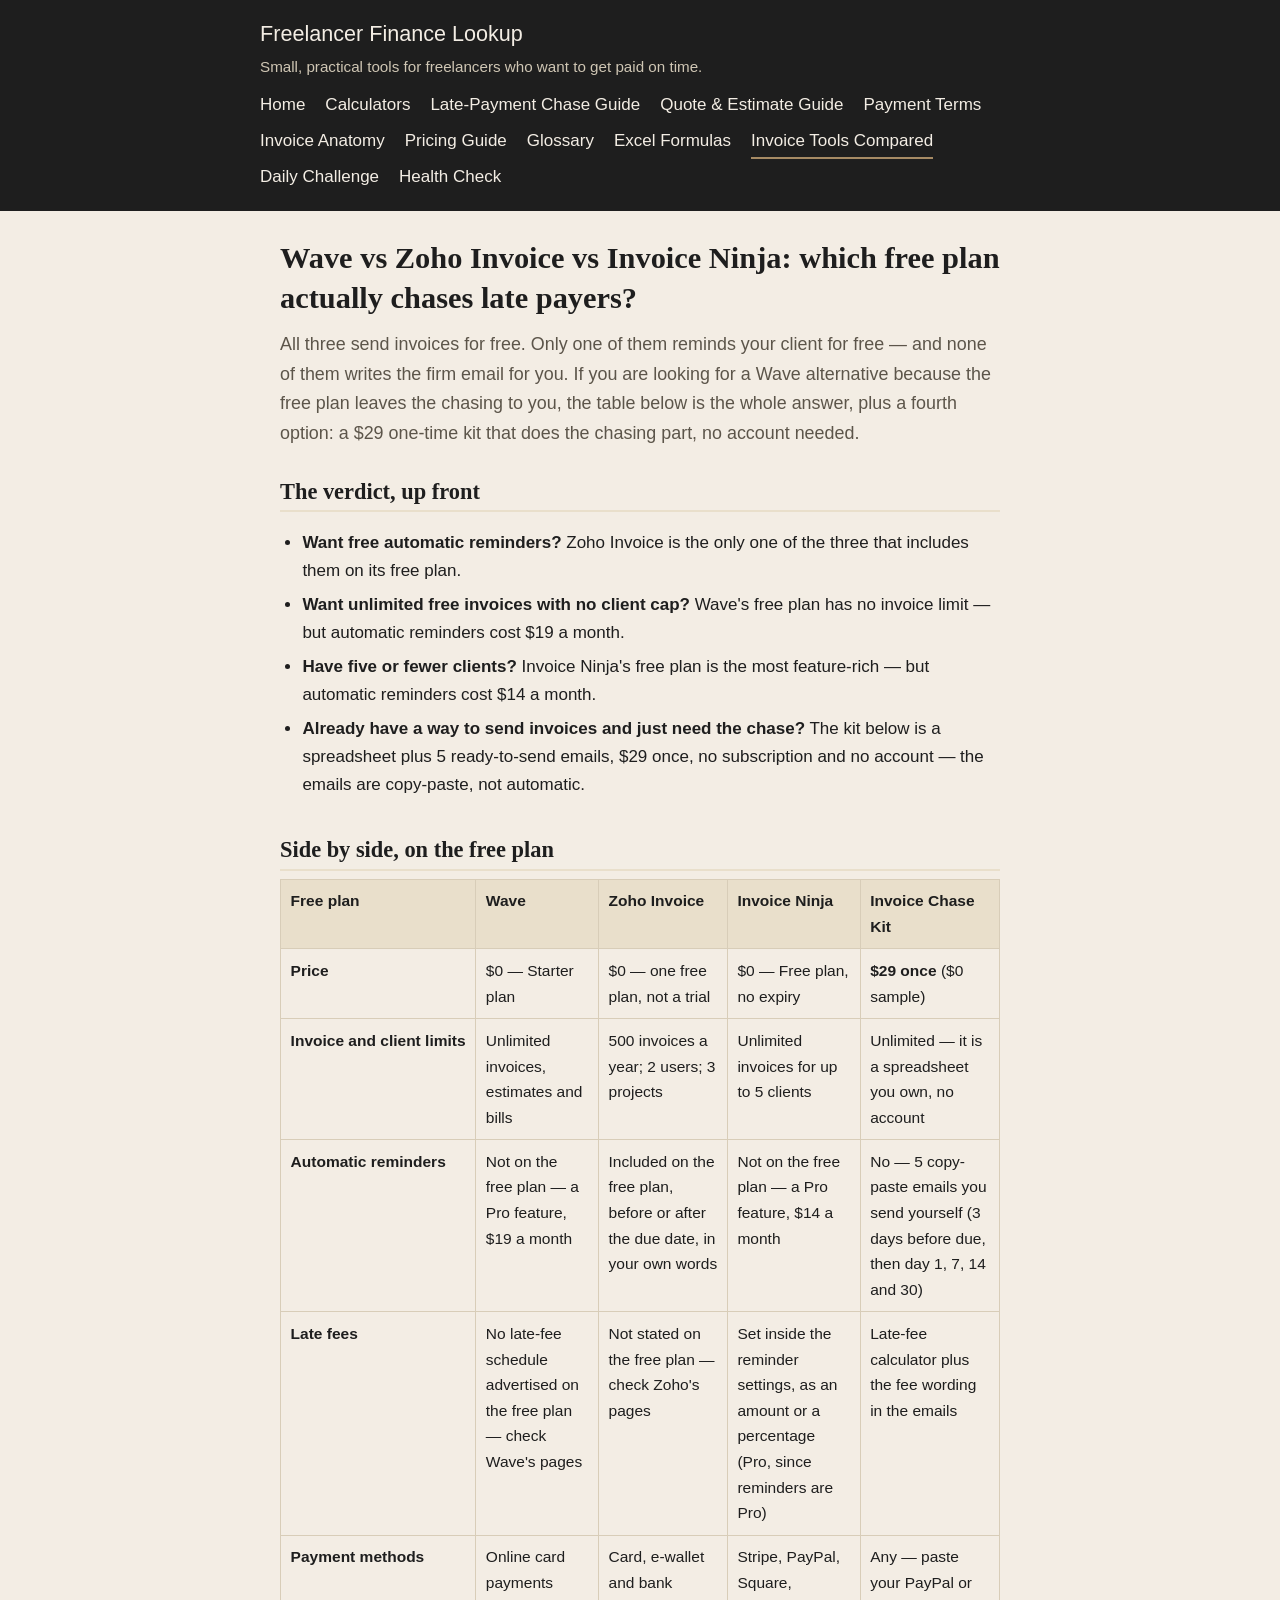
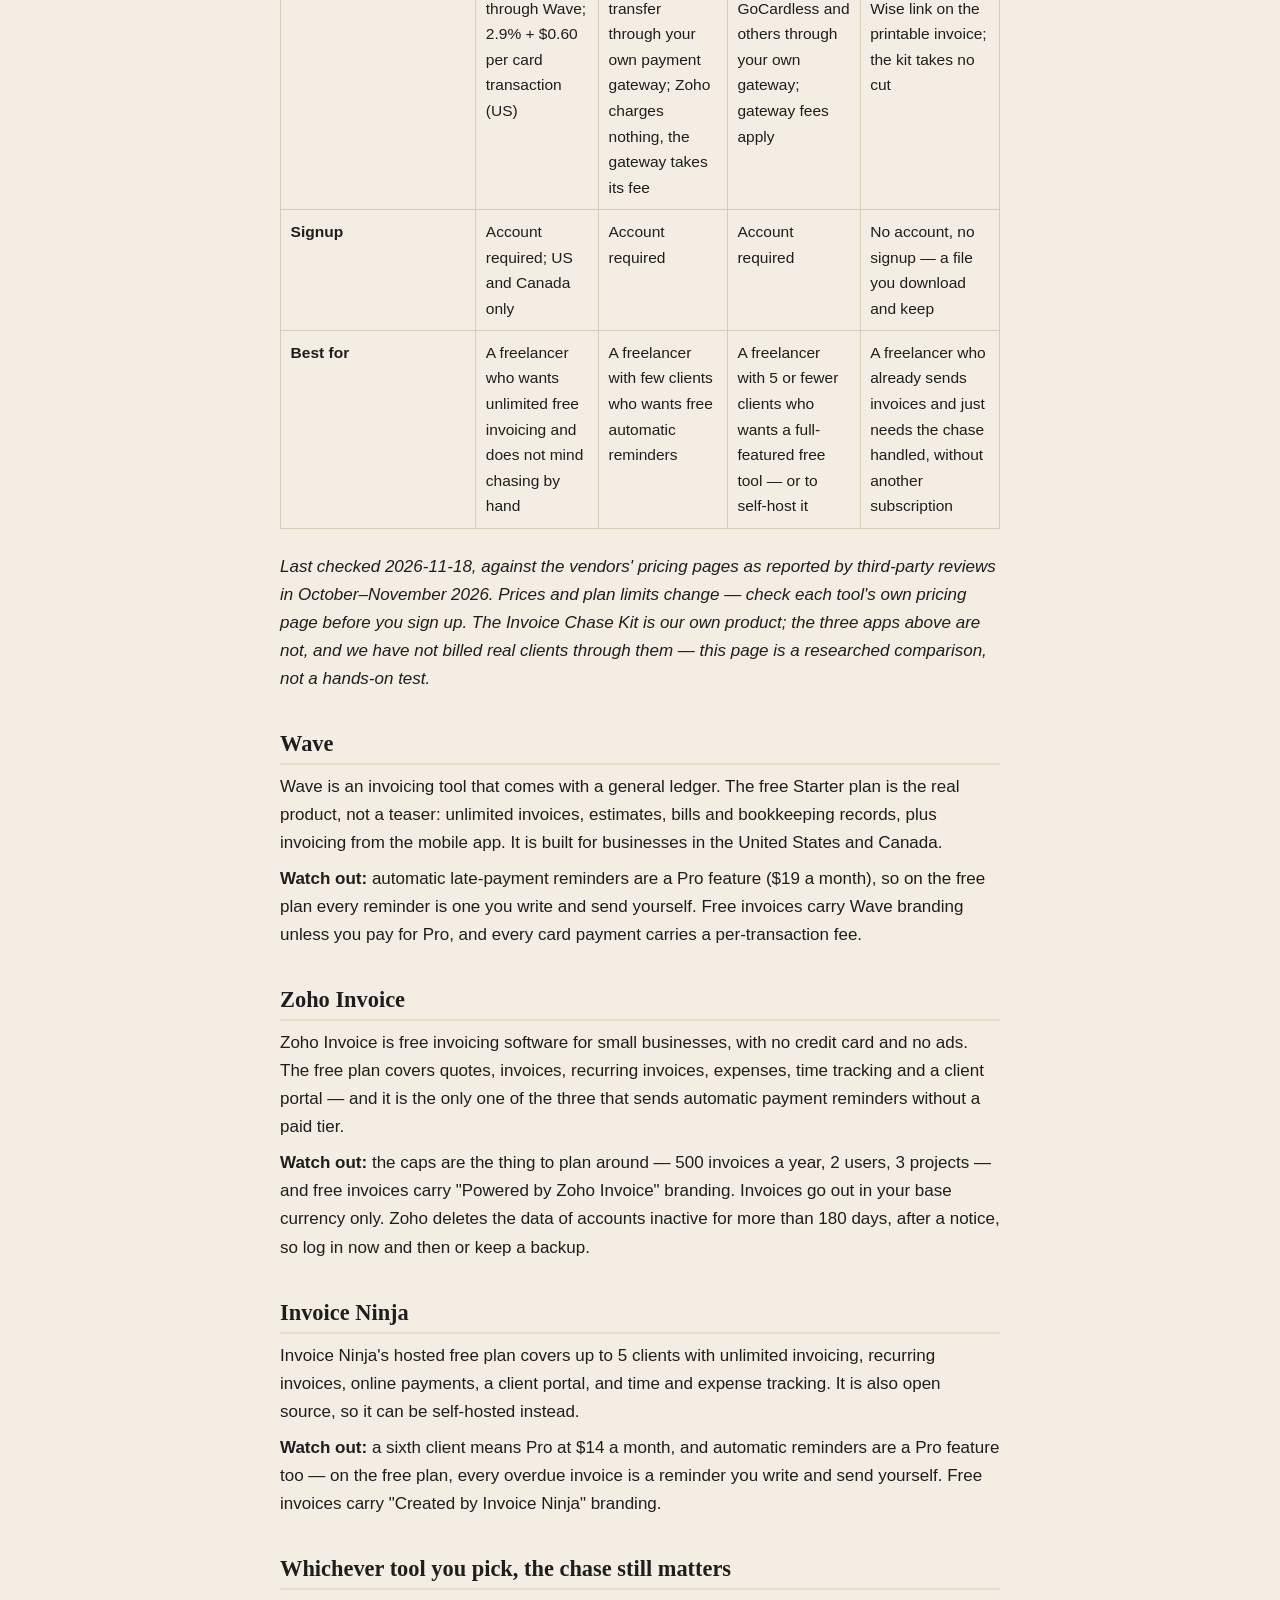
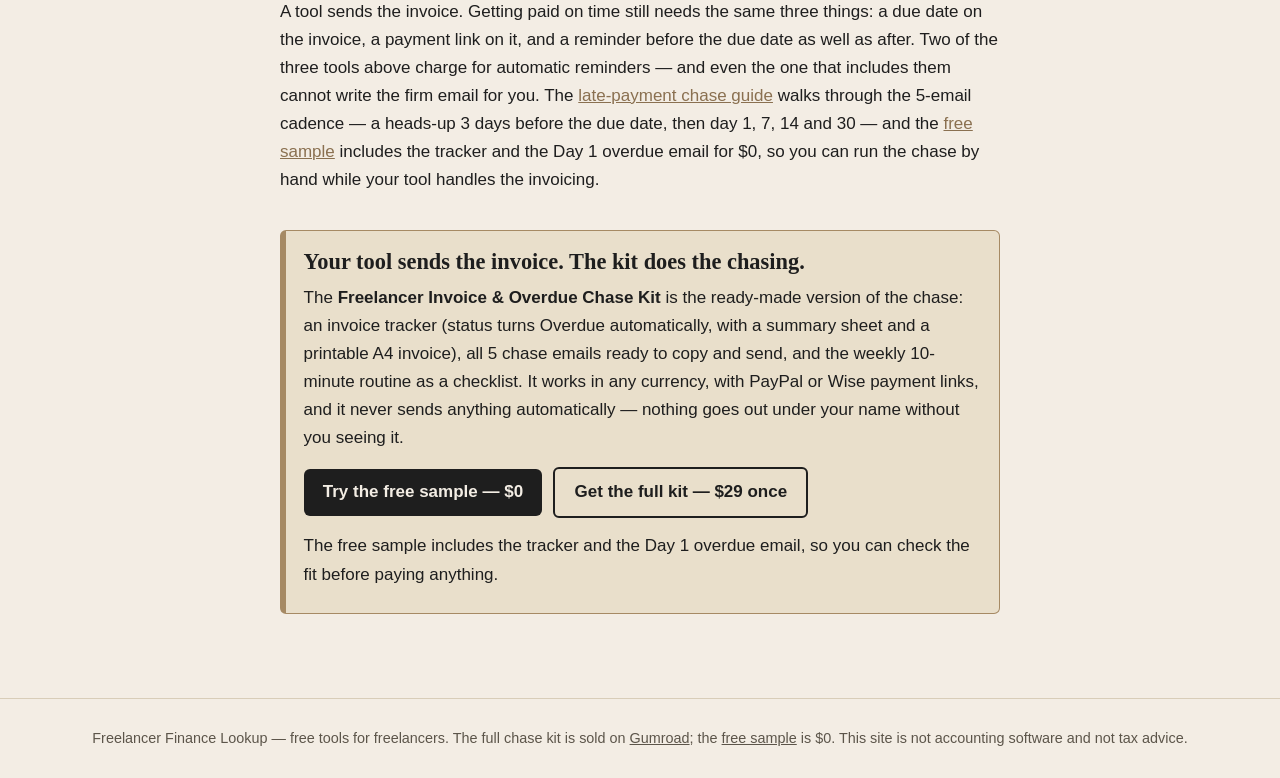
<file: invoice-tools-compared.html>
<!DOCTYPE html>
<html lang="en">
<head>
<meta charset="utf-8">
<meta name="viewport" content="width=device-width, initial-scale=1">
<title>Wave Alternative? Wave vs Zoho Invoice vs Invoice Ninja Compared — Freelancer Finance Lookup</title>
<meta name="description" content="Looking for a Wave alternative? Wave, Zoho Invoice and Invoice Ninja compared on their free plans — invoice limits, automatic reminders, late fees — plus a $29 one-time alternative that handles the chasing for you.">
<link rel="stylesheet" href="styles.css">
</head>
<body>
<header class="site-header">
  <div class="wrap">
    <p class="site-title"><a href="index.html">Freelancer Finance Lookup</a></p>
    <p class="site-tagline">Small, practical tools for freelancers who want to get paid on time.</p>
    <nav class="site-nav" aria-label="Main navigation">
      <a href="index.html">Home</a>
      <a href="calculators.html">Calculators</a>
      <a href="chase-guide.html">Late-Payment Chase Guide</a>
      <a href="quote-guide.html">Quote &amp; Estimate Guide</a>
      <a href="payment-terms.html">Payment Terms</a>
      <a href="invoice-anatomy.html">Invoice Anatomy</a>
      <a href="pricing-freelance-work.html">Pricing Guide</a>
      <a href="glossary.html">Glossary</a>
      <a href="excel-formulas.html">Excel Formulas</a>
      <a href="invoice-tools-compared.html" aria-current="page">Invoice Tools Compared</a>
      <a href="daily-challenge.html">Daily Challenge</a>
      <a href="invoice-health-check.html">Health Check</a>
    </nav>
  </div>
</header>

<main>
  <h1>Wave vs Zoho Invoice vs Invoice Ninja: which free plan actually chases late payers?</h1>
  <p class="lede">All three send invoices for free. Only one of them reminds your client for free — and none of them writes the firm email for you. If you are looking for a Wave alternative because the free plan leaves the chasing to you, the table below is the whole answer, plus a fourth option: a $29 one-time kit that does the chasing part, no account needed.</p>

  <section aria-labelledby="short-heading">
    <h2 id="short-heading">The verdict, up front</h2>
    <ul>
      <li><strong>Want free automatic reminders?</strong> Zoho Invoice is the only one of the three that includes them on its free plan.</li>
      <li><strong>Want unlimited free invoices with no client cap?</strong> Wave's free plan has no invoice limit — but automatic reminders cost $19 a month.</li>
      <li><strong>Have five or fewer clients?</strong> Invoice Ninja's free plan is the most feature-rich — but automatic reminders cost $14 a month.</li>
      <li><strong>Already have a way to send invoices and just need the chase?</strong> The kit below is a spreadsheet plus 5 ready-to-send emails, $29 once, no subscription and no account — the emails are copy-paste, not automatic.</li>
    </ul>
  </section>

  <section aria-labelledby="table-heading">
    <h2 id="table-heading">Side by side, on the free plan</h2>
    <div class="table-scroll">
    <table class="compare">
      <thead>
        <tr>
          <th scope="col">Free plan</th>
          <th scope="col">Wave</th>
          <th scope="col">Zoho Invoice</th>
          <th scope="col">Invoice Ninja</th>
          <th scope="col">Invoice Chase Kit</th>
        </tr>
      </thead>
      <tbody>
        <tr>
          <td>Price</td>
          <td>$0 — Starter plan</td>
          <td>$0 — one free plan, not a trial</td>
          <td>$0 — Free plan, no expiry</td>
          <td><strong>$29 once</strong> ($0 sample)</td>
        </tr>
        <tr>
          <td>Invoice and client limits</td>
          <td>Unlimited invoices, estimates and bills</td>
          <td>500 invoices a year; 2 users; 3 projects</td>
          <td>Unlimited invoices for up to 5 clients</td>
          <td>Unlimited — it is a spreadsheet you own, no account</td>
        </tr>
        <tr>
          <td>Automatic reminders</td>
          <td>Not on the free plan — a Pro feature, $19 a month</td>
          <td>Included on the free plan, before or after the due date, in your own words</td>
          <td>Not on the free plan — a Pro feature, $14 a month</td>
          <td>No — 5 copy-paste emails you send yourself (3 days before due, then day 1, 7, 14 and 30)</td>
        </tr>
        <tr>
          <td>Late fees</td>
          <td>No late-fee schedule advertised on the free plan — check Wave's pages</td>
          <td>Not stated on the free plan — check Zoho's pages</td>
          <td>Set inside the reminder settings, as an amount or a percentage (Pro, since reminders are Pro)</td>
          <td>Late-fee calculator plus the fee wording in the emails</td>
        </tr>
        <tr>
          <td>Payment methods</td>
          <td>Online card payments through Wave; 2.9% + $0.60 per card transaction (US)</td>
          <td>Card, e-wallet and bank transfer through your own payment gateway; Zoho charges nothing, the gateway takes its fee</td>
          <td>Stripe, PayPal, Square, GoCardless and others through your own gateway; gateway fees apply</td>
          <td>Any — paste your PayPal or Wise link on the printable invoice; the kit takes no cut</td>
        </tr>
        <tr>
          <td>Signup</td>
          <td>Account required; US and Canada only</td>
          <td>Account required</td>
          <td>Account required</td>
          <td>No account, no signup — a file you download and keep</td>
        </tr>
        <tr>
          <td>Best for</td>
          <td>A freelancer who wants unlimited free invoicing and does not mind chasing by hand</td>
          <td>A freelancer with few clients who wants free automatic reminders</td>
          <td>A freelancer with 5 or fewer clients who wants a full-featured free tool — or to self-host it</td>
          <td>A freelancer who already sends invoices and just needs the chase handled, without another subscription</td>
        </tr>
      </tbody>
    </table>
    </div>
    <p><em>Last checked 2026-11-18, against the vendors' pricing pages as reported by third-party reviews in October–November 2026. Prices and plan limits change — check each tool's own pricing page before you sign up. The Invoice Chase Kit is our own product; the three apps above are not, and we have not billed real clients through them — this page is a researched comparison, not a hands-on test.</em></p>
  </section>

  <section aria-labelledby="wave-heading">
    <h2 id="wave-heading">Wave</h2>
    <p>Wave is an invoicing tool that comes with a general ledger. The free Starter plan is the real product, not a teaser: unlimited invoices, estimates, bills and bookkeeping records, plus invoicing from the mobile app. It is built for businesses in the United States and Canada.</p>
    <p><strong>Watch out:</strong> automatic late-payment reminders are a Pro feature ($19 a month), so on the free plan every reminder is one you write and send yourself. Free invoices carry Wave branding unless you pay for Pro, and every card payment carries a per-transaction fee.</p>
  </section>

  <section aria-labelledby="zoho-heading">
    <h2 id="zoho-heading">Zoho Invoice</h2>
    <p>Zoho Invoice is free invoicing software for small businesses, with no credit card and no ads. The free plan covers quotes, invoices, recurring invoices, expenses, time tracking and a client portal — and it is the only one of the three that sends automatic payment reminders without a paid tier.</p>
    <p><strong>Watch out:</strong> the caps are the thing to plan around — 500 invoices a year, 2 users, 3 projects — and free invoices carry "Powered by Zoho Invoice" branding. Invoices go out in your base currency only. Zoho deletes the data of accounts inactive for more than 180 days, after a notice, so log in now and then or keep a backup.</p>
  </section>

  <section aria-labelledby="ninja-heading">
    <h2 id="ninja-heading">Invoice Ninja</h2>
    <p>Invoice Ninja's hosted free plan covers up to 5 clients with unlimited invoicing, recurring invoices, online payments, a client portal, and time and expense tracking. It is also open source, so it can be self-hosted instead.</p>
    <p><strong>Watch out:</strong> a sixth client means Pro at $14 a month, and automatic reminders are a Pro feature too — on the free plan, every overdue invoice is a reminder you write and send yourself. Free invoices carry "Created by Invoice Ninja" branding.</p>
  </section>

  <section aria-labelledby="chase-heading">
    <h2 id="chase-heading">Whichever tool you pick, the chase still matters</h2>
    <p>A tool sends the invoice. Getting paid on time still needs the same three things: a due date on the invoice, a payment link on it, and a reminder before the due date as well as after. Two of the three tools above charge for automatic reminders — and even the one that includes them cannot write the firm email for you. The <a href="chase-guide.html">late-payment chase guide</a> walks through the 5-email cadence — a heads-up 3 days before the due date, then day 1, 7, 14 and 30 — and the <a href="https://kitkit2.gumroad.com/l/rjaklp">free sample</a> includes the tracker and the Day 1 overdue email for $0, so you can run the chase by hand while your tool handles the invoicing.</p>
  </section>

  <section class="cta" aria-labelledby="kit-heading">
    <h2 id="kit-heading">Your tool sends the invoice. The kit does the chasing.</h2>
    <p>The <strong>Freelancer Invoice &amp; Overdue Chase Kit</strong> is the ready-made version of the chase: an invoice tracker (status turns Overdue automatically, with a summary sheet and a printable A4 invoice), all 5 chase emails ready to copy and send, and the weekly 10-minute routine as a checklist. It works in any currency, with PayPal or Wise payment links, and it never sends anything automatically — nothing goes out under your name without you seeing it.</p>
    <p><a class="cta-button" href="https://kitkit2.gumroad.com/l/rjaklp">Try the free sample — $0</a>
    <a class="cta-button secondary" href="https://kitkit2.gumroad.com/l/wztca">Get the full kit — $29 once</a></p>
    <p>The free sample includes the tracker and the Day 1 overdue email, so you can check the fit before paying anything.</p>
  </section>
</main>

<footer class="site-footer">
  <p>Freelancer Finance Lookup — free tools for freelancers. The full chase kit is sold on <a href="https://kitkit2.gumroad.com/l/wztca">Gumroad</a>; the <a href="https://kitkit2.gumroad.com/l/rjaklp">free sample</a> is $0. This site is not accounting software and not tax advice.</p>
</footer>
</body>
</html>
</file>
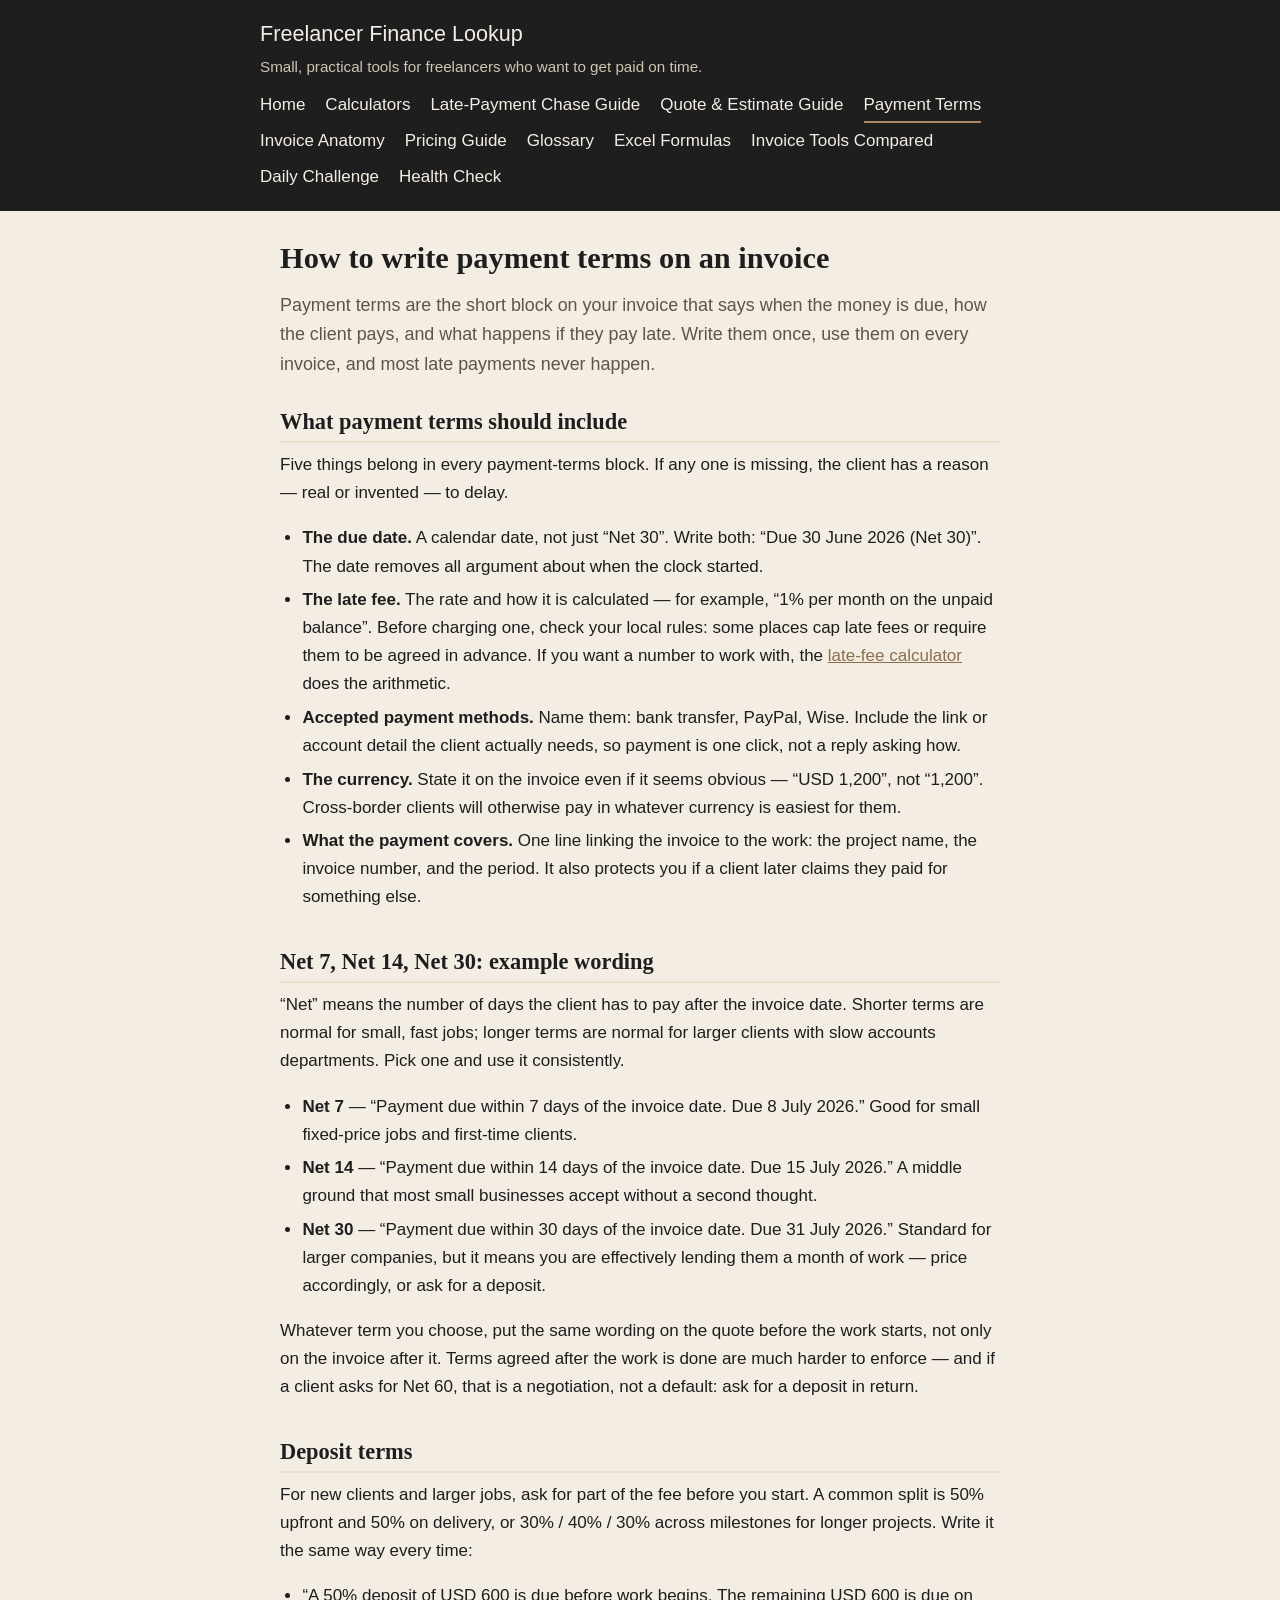
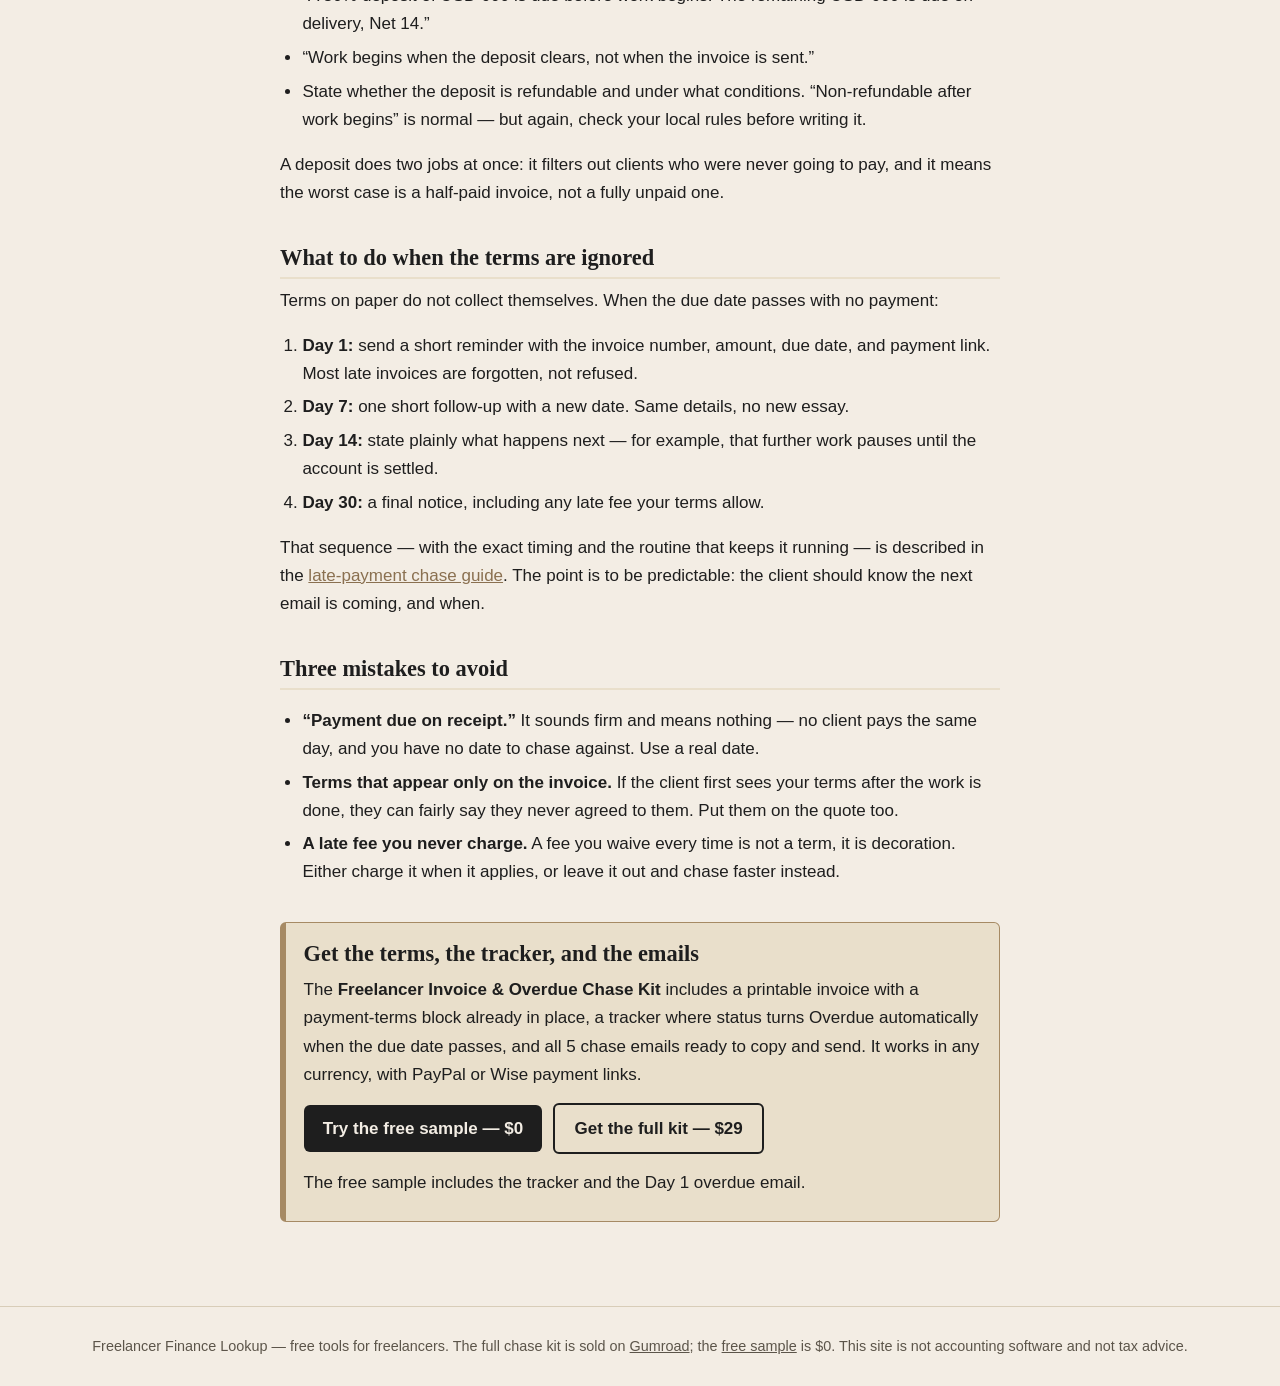
<file: payment-terms.html>
<!DOCTYPE html>
<html lang="en">
<head>
<meta charset="utf-8">
<meta name="viewport" content="width=device-width, initial-scale=1">
<title>How to Write Payment Terms on an Invoice — Freelancer Finance Lookup</title>
<meta name="description" content="Payment terms for freelancer invoices: what to include, example wording for Net 7, Net 14 and Net 30, deposit terms, and what to do when a client ignores them.">
<link rel="stylesheet" href="styles.css">
</head>
<body>
<header class="site-header">
  <div class="wrap">
    <p class="site-title"><a href="index.html">Freelancer Finance Lookup</a></p>
    <p class="site-tagline">Small, practical tools for freelancers who want to get paid on time.</p>
    <nav class="site-nav" aria-label="Main navigation">
      <a href="index.html">Home</a>
      <a href="calculators.html">Calculators</a>
      <a href="chase-guide.html">Late-Payment Chase Guide</a>
      <a href="quote-guide.html">Quote &amp; Estimate Guide</a>
      <a href="payment-terms.html" aria-current="page">Payment Terms</a>
      <a href="invoice-anatomy.html">Invoice Anatomy</a>
      <a href="pricing-freelance-work.html">Pricing Guide</a>
      <a href="glossary.html">Glossary</a>
      <a href="excel-formulas.html">Excel Formulas</a>
          <a href="invoice-tools-compared.html">Invoice Tools Compared</a>
      <a href="daily-challenge.html">Daily Challenge</a>
      <a href="invoice-health-check.html">Health Check</a>
    </nav>
  </div>
</header>

<main>
  <h1>How to write payment terms on an invoice</h1>
  <p class="lede">Payment terms are the short block on your invoice that says when the money is due, how the client pays, and what happens if they pay late. Write them once, use them on every invoice, and most late payments never happen.</p>

  <section aria-labelledby="include-heading">
    <h2 id="include-heading">What payment terms should include</h2>
    <p>Five things belong in every payment-terms block. If any one is missing, the client has a reason — real or invented — to delay.</p>
    <ul>
      <li><strong>The due date.</strong> A calendar date, not just &ldquo;Net 30&rdquo;. Write both: &ldquo;Due 30 June 2026 (Net 30)&rdquo;. The date removes all argument about when the clock started.</li>
      <li><strong>The late fee.</strong> The rate and how it is calculated — for example, &ldquo;1% per month on the unpaid balance&rdquo;. Before charging one, check your local rules: some places cap late fees or require them to be agreed in advance. If you want a number to work with, the <a href="calculators.html">late-fee calculator</a> does the arithmetic.</li>
      <li><strong>Accepted payment methods.</strong> Name them: bank transfer, PayPal, Wise. Include the link or account detail the client actually needs, so payment is one click, not a reply asking how.</li>
      <li><strong>The currency.</strong> State it on the invoice even if it seems obvious — &ldquo;USD 1,200&rdquo;, not &ldquo;1,200&rdquo;. Cross-border clients will otherwise pay in whatever currency is easiest for them.</li>
      <li><strong>What the payment covers.</strong> One line linking the invoice to the work: the project name, the invoice number, and the period. It also protects you if a client later claims they paid for something else.</li>
    </ul>
  </section>

  <section aria-labelledby="net-heading">
    <h2 id="net-heading">Net 7, Net 14, Net 30: example wording</h2>
    <p>&ldquo;Net&rdquo; means the number of days the client has to pay after the invoice date. Shorter terms are normal for small, fast jobs; longer terms are normal for larger clients with slow accounts departments. Pick one and use it consistently.</p>
    <ul>
      <li><strong>Net 7</strong> — &ldquo;Payment due within 7 days of the invoice date. Due 8 July 2026.&rdquo; Good for small fixed-price jobs and first-time clients.</li>
      <li><strong>Net 14</strong> — &ldquo;Payment due within 14 days of the invoice date. Due 15 July 2026.&rdquo; A middle ground that most small businesses accept without a second thought.</li>
      <li><strong>Net 30</strong> — &ldquo;Payment due within 30 days of the invoice date. Due 31 July 2026.&rdquo; Standard for larger companies, but it means you are effectively lending them a month of work — price accordingly, or ask for a deposit.</li>
    </ul>
    <p>Whatever term you choose, put the same wording on the quote before the work starts, not only on the invoice after it. Terms agreed after the work is done are much harder to enforce — and if a client asks for Net 60, that is a negotiation, not a default: ask for a deposit in return.</p>
  </section>

  <section aria-labelledby="deposit-heading">
    <h2 id="deposit-heading">Deposit terms</h2>
    <p>For new clients and larger jobs, ask for part of the fee before you start. A common split is 50% upfront and 50% on delivery, or 30% / 40% / 30% across milestones for longer projects. Write it the same way every time:</p>
    <ul>
      <li>&ldquo;A 50% deposit of USD 600 is due before work begins. The remaining USD 600 is due on delivery, Net 14.&rdquo;</li>
      <li>&ldquo;Work begins when the deposit clears, not when the invoice is sent.&rdquo;</li>
      <li>State whether the deposit is refundable and under what conditions. &ldquo;Non-refundable after work begins&rdquo; is normal — but again, check your local rules before writing it.</li>
    </ul>
    <p>A deposit does two jobs at once: it filters out clients who were never going to pay, and it means the worst case is a half-paid invoice, not a fully unpaid one.</p>
  </section>

  <section aria-labelledby="ignored-heading">
    <h2 id="ignored-heading">What to do when the terms are ignored</h2>
    <p>Terms on paper do not collect themselves. When the due date passes with no payment:</p>
    <ol>
      <li><strong>Day 1:</strong> send a short reminder with the invoice number, amount, due date, and payment link. Most late invoices are forgotten, not refused.</li>
      <li><strong>Day 7:</strong> one short follow-up with a new date. Same details, no new essay.</li>
      <li><strong>Day 14:</strong> state plainly what happens next — for example, that further work pauses until the account is settled.</li>
      <li><strong>Day 30:</strong> a final notice, including any late fee your terms allow.</li>
    </ol>
    <p>That sequence — with the exact timing and the routine that keeps it running — is described in the <a href="chase-guide.html">late-payment chase guide</a>. The point is to be predictable: the client should know the next email is coming, and when.</p>
  </section>

  <section aria-labelledby="mistakes-heading">
    <h2 id="mistakes-heading">Three mistakes to avoid</h2>
    <ul>
      <li><strong>&ldquo;Payment due on receipt.&rdquo;</strong> It sounds firm and means nothing — no client pays the same day, and you have no date to chase against. Use a real date.</li>
      <li><strong>Terms that appear only on the invoice.</strong> If the client first sees your terms after the work is done, they can fairly say they never agreed to them. Put them on the quote too.</li>
      <li><strong>A late fee you never charge.</strong> A fee you waive every time is not a term, it is decoration. Either charge it when it applies, or leave it out and chase faster instead.</li>
    </ul>
  </section>

  <section class="cta" aria-labelledby="kit-heading">
    <h2 id="kit-heading">Get the terms, the tracker, and the emails</h2>
    <p>The <strong>Freelancer Invoice &amp; Overdue Chase Kit</strong> includes a printable invoice with a payment-terms block already in place, a tracker where status turns Overdue automatically when the due date passes, and all 5 chase emails ready to copy and send. It works in any currency, with PayPal or Wise payment links.</p>
    <p><a class="cta-button" href="https://kitkit2.gumroad.com/l/rjaklp">Try the free sample — $0</a>
    <a class="cta-button secondary" href="https://kitkit2.gumroad.com/l/wztca">Get the full kit — $29</a></p>
    <p>The free sample includes the tracker and the Day 1 overdue email.</p>
  </section>
</main>

<footer class="site-footer">
  <p>Freelancer Finance Lookup — free tools for freelancers. The full chase kit is sold on <a href="https://kitkit2.gumroad.com/l/wztca">Gumroad</a>; the <a href="https://kitkit2.gumroad.com/l/rjaklp">free sample</a> is $0. This site is not accounting software and not tax advice.</p>
</footer>
</body>
</html>
</file>
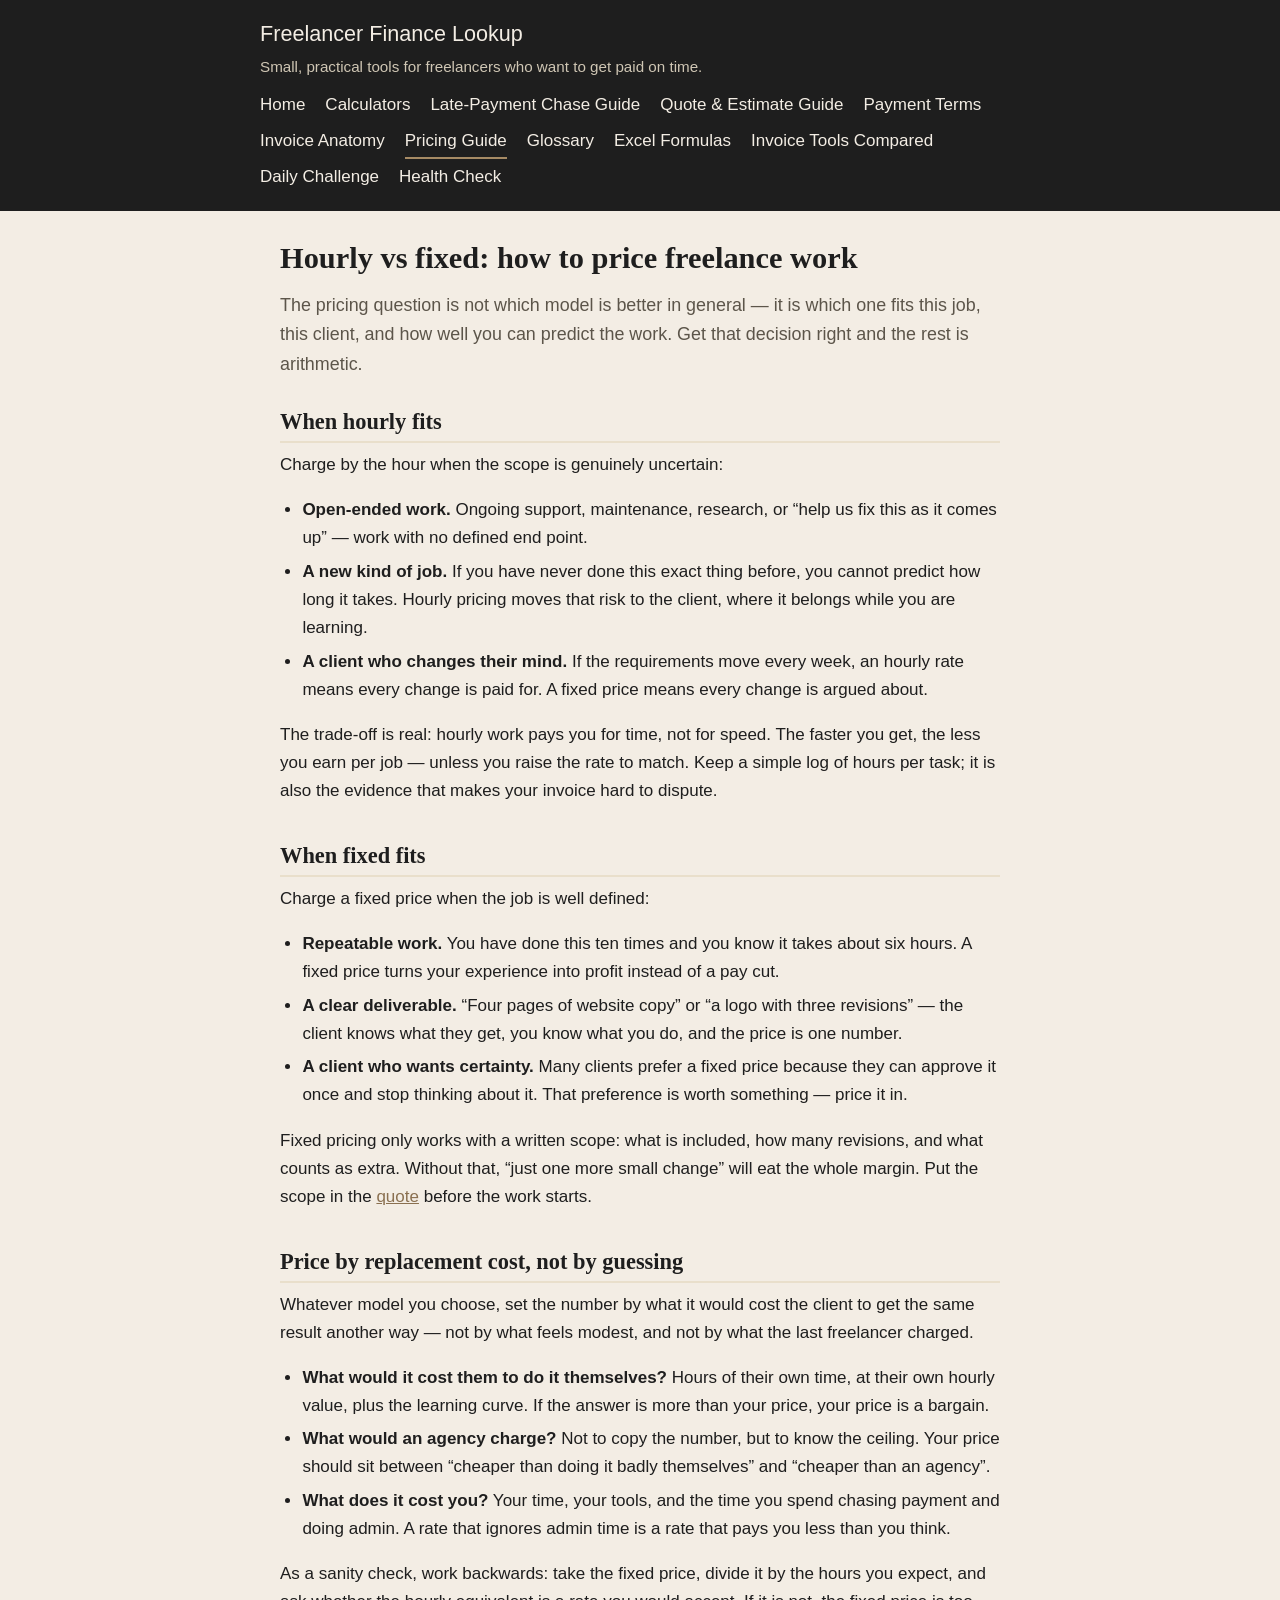
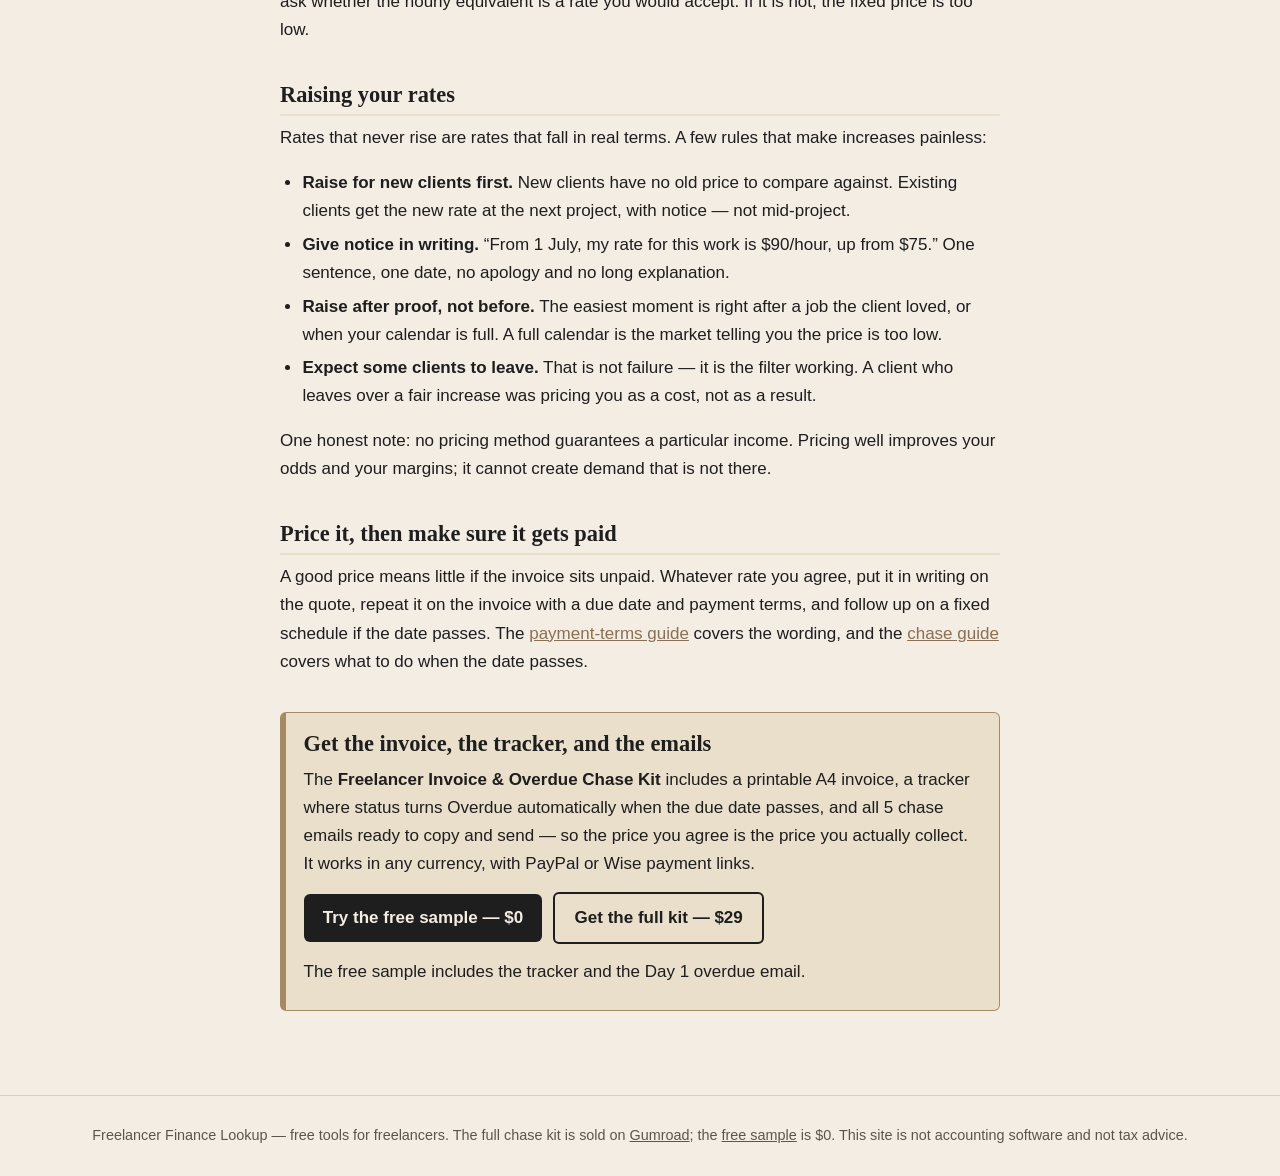
<file: pricing-freelance-work.html>
<!DOCTYPE html>
<html lang="en">
<head>
<meta charset="utf-8">
<meta name="viewport" content="width=device-width, initial-scale=1">
<title>Hourly vs Fixed: How to Price Freelance Work — Freelancer Finance Lookup</title>
<meta name="description" content="Hourly vs fixed pricing for freelancers: when each one fits, how to price by replacement cost, and how to raise your rates without losing clients.">
<link rel="stylesheet" href="styles.css">
</head>
<body>
<header class="site-header">
  <div class="wrap">
    <p class="site-title"><a href="index.html">Freelancer Finance Lookup</a></p>
    <p class="site-tagline">Small, practical tools for freelancers who want to get paid on time.</p>
    <nav class="site-nav" aria-label="Main navigation">
      <a href="index.html">Home</a>
      <a href="calculators.html">Calculators</a>
      <a href="chase-guide.html">Late-Payment Chase Guide</a>
      <a href="quote-guide.html">Quote &amp; Estimate Guide</a>
      <a href="payment-terms.html">Payment Terms</a>
      <a href="invoice-anatomy.html">Invoice Anatomy</a>
      <a href="pricing-freelance-work.html" aria-current="page">Pricing Guide</a>
      <a href="glossary.html">Glossary</a>
      <a href="excel-formulas.html">Excel Formulas</a>
          <a href="invoice-tools-compared.html">Invoice Tools Compared</a>
      <a href="daily-challenge.html">Daily Challenge</a>
      <a href="invoice-health-check.html">Health Check</a>
    </nav>
  </div>
</header>

<main>
  <h1>Hourly vs fixed: how to price freelance work</h1>
  <p class="lede">The pricing question is not which model is better in general — it is which one fits this job, this client, and how well you can predict the work. Get that decision right and the rest is arithmetic.</p>

  <section aria-labelledby="hourly-heading">
    <h2 id="hourly-heading">When hourly fits</h2>
    <p>Charge by the hour when the scope is genuinely uncertain:</p>
    <ul>
      <li><strong>Open-ended work.</strong> Ongoing support, maintenance, research, or &ldquo;help us fix this as it comes up&rdquo; — work with no defined end point.</li>
      <li><strong>A new kind of job.</strong> If you have never done this exact thing before, you cannot predict how long it takes. Hourly pricing moves that risk to the client, where it belongs while you are learning.</li>
      <li><strong>A client who changes their mind.</strong> If the requirements move every week, an hourly rate means every change is paid for. A fixed price means every change is argued about.</li>
    </ul>
    <p>The trade-off is real: hourly work pays you for time, not for speed. The faster you get, the less you earn per job — unless you raise the rate to match. Keep a simple log of hours per task; it is also the evidence that makes your invoice hard to dispute.</p>
  </section>

  <section aria-labelledby="fixed-heading">
    <h2 id="fixed-heading">When fixed fits</h2>
    <p>Charge a fixed price when the job is well defined:</p>
    <ul>
      <li><strong>Repeatable work.</strong> You have done this ten times and you know it takes about six hours. A fixed price turns your experience into profit instead of a pay cut.</li>
      <li><strong>A clear deliverable.</strong> &ldquo;Four pages of website copy&rdquo; or &ldquo;a logo with three revisions&rdquo; — the client knows what they get, you know what you do, and the price is one number.</li>
      <li><strong>A client who wants certainty.</strong> Many clients prefer a fixed price because they can approve it once and stop thinking about it. That preference is worth something — price it in.</li>
    </ul>
    <p>Fixed pricing only works with a written scope: what is included, how many revisions, and what counts as extra. Without that, &ldquo;just one more small change&rdquo; will eat the whole margin. Put the scope in the <a href="quote-guide.html">quote</a> before the work starts.</p>
  </section>

  <section aria-labelledby="replacement-heading">
    <h2 id="replacement-heading">Price by replacement cost, not by guessing</h2>
    <p>Whatever model you choose, set the number by what it would cost the client to get the same result another way — not by what feels modest, and not by what the last freelancer charged.</p>
    <ul>
      <li><strong>What would it cost them to do it themselves?</strong> Hours of their own time, at their own hourly value, plus the learning curve. If the answer is more than your price, your price is a bargain.</li>
      <li><strong>What would an agency charge?</strong> Not to copy the number, but to know the ceiling. Your price should sit between &ldquo;cheaper than doing it badly themselves&rdquo; and &ldquo;cheaper than an agency&rdquo;.</li>
      <li><strong>What does it cost you?</strong> Your time, your tools, and the time you spend chasing payment and doing admin. A rate that ignores admin time is a rate that pays you less than you think.</li>
    </ul>
    <p>As a sanity check, work backwards: take the fixed price, divide it by the hours you expect, and ask whether the hourly equivalent is a rate you would accept. If it is not, the fixed price is too low.</p>
  </section>

  <section aria-labelledby="raise-heading">
    <h2 id="raise-heading">Raising your rates</h2>
    <p>Rates that never rise are rates that fall in real terms. A few rules that make increases painless:</p>
    <ul>
      <li><strong>Raise for new clients first.</strong> New clients have no old price to compare against. Existing clients get the new rate at the next project, with notice — not mid-project.</li>
      <li><strong>Give notice in writing.</strong> &ldquo;From 1 July, my rate for this work is $90/hour, up from $75.&rdquo; One sentence, one date, no apology and no long explanation.</li>
      <li><strong>Raise after proof, not before.</strong> The easiest moment is right after a job the client loved, or when your calendar is full. A full calendar is the market telling you the price is too low.</li>
      <li><strong>Expect some clients to leave.</strong> That is not failure — it is the filter working. A client who leaves over a fair increase was pricing you as a cost, not as a result.</li>
    </ul>
    <p>One honest note: no pricing method guarantees a particular income. Pricing well improves your odds and your margins; it cannot create demand that is not there.</p>
  </section>

  <section aria-labelledby="payment-heading">
    <h2 id="payment-heading">Price it, then make sure it gets paid</h2>
    <p>A good price means little if the invoice sits unpaid. Whatever rate you agree, put it in writing on the quote, repeat it on the invoice with a due date and payment terms, and follow up on a fixed schedule if the date passes. The <a href="payment-terms.html">payment-terms guide</a> covers the wording, and the <a href="chase-guide.html">chase guide</a> covers what to do when the date passes.</p>
  </section>

  <section class="cta" aria-labelledby="kit-heading">
    <h2 id="kit-heading">Get the invoice, the tracker, and the emails</h2>
    <p>The <strong>Freelancer Invoice &amp; Overdue Chase Kit</strong> includes a printable A4 invoice, a tracker where status turns Overdue automatically when the due date passes, and all 5 chase emails ready to copy and send — so the price you agree is the price you actually collect. It works in any currency, with PayPal or Wise payment links.</p>
    <p><a class="cta-button" href="https://kitkit2.gumroad.com/l/rjaklp">Try the free sample — $0</a>
    <a class="cta-button secondary" href="https://kitkit2.gumroad.com/l/wztca">Get the full kit — $29</a></p>
    <p>The free sample includes the tracker and the Day 1 overdue email.</p>
  </section>
</main>

<footer class="site-footer">
  <p>Freelancer Finance Lookup — free tools for freelancers. The full chase kit is sold on <a href="https://kitkit2.gumroad.com/l/wztca">Gumroad</a>; the <a href="https://kitkit2.gumroad.com/l/rjaklp">free sample</a> is $0. This site is not accounting software and not tax advice.</p>
</footer>
</body>
</html>
</file>
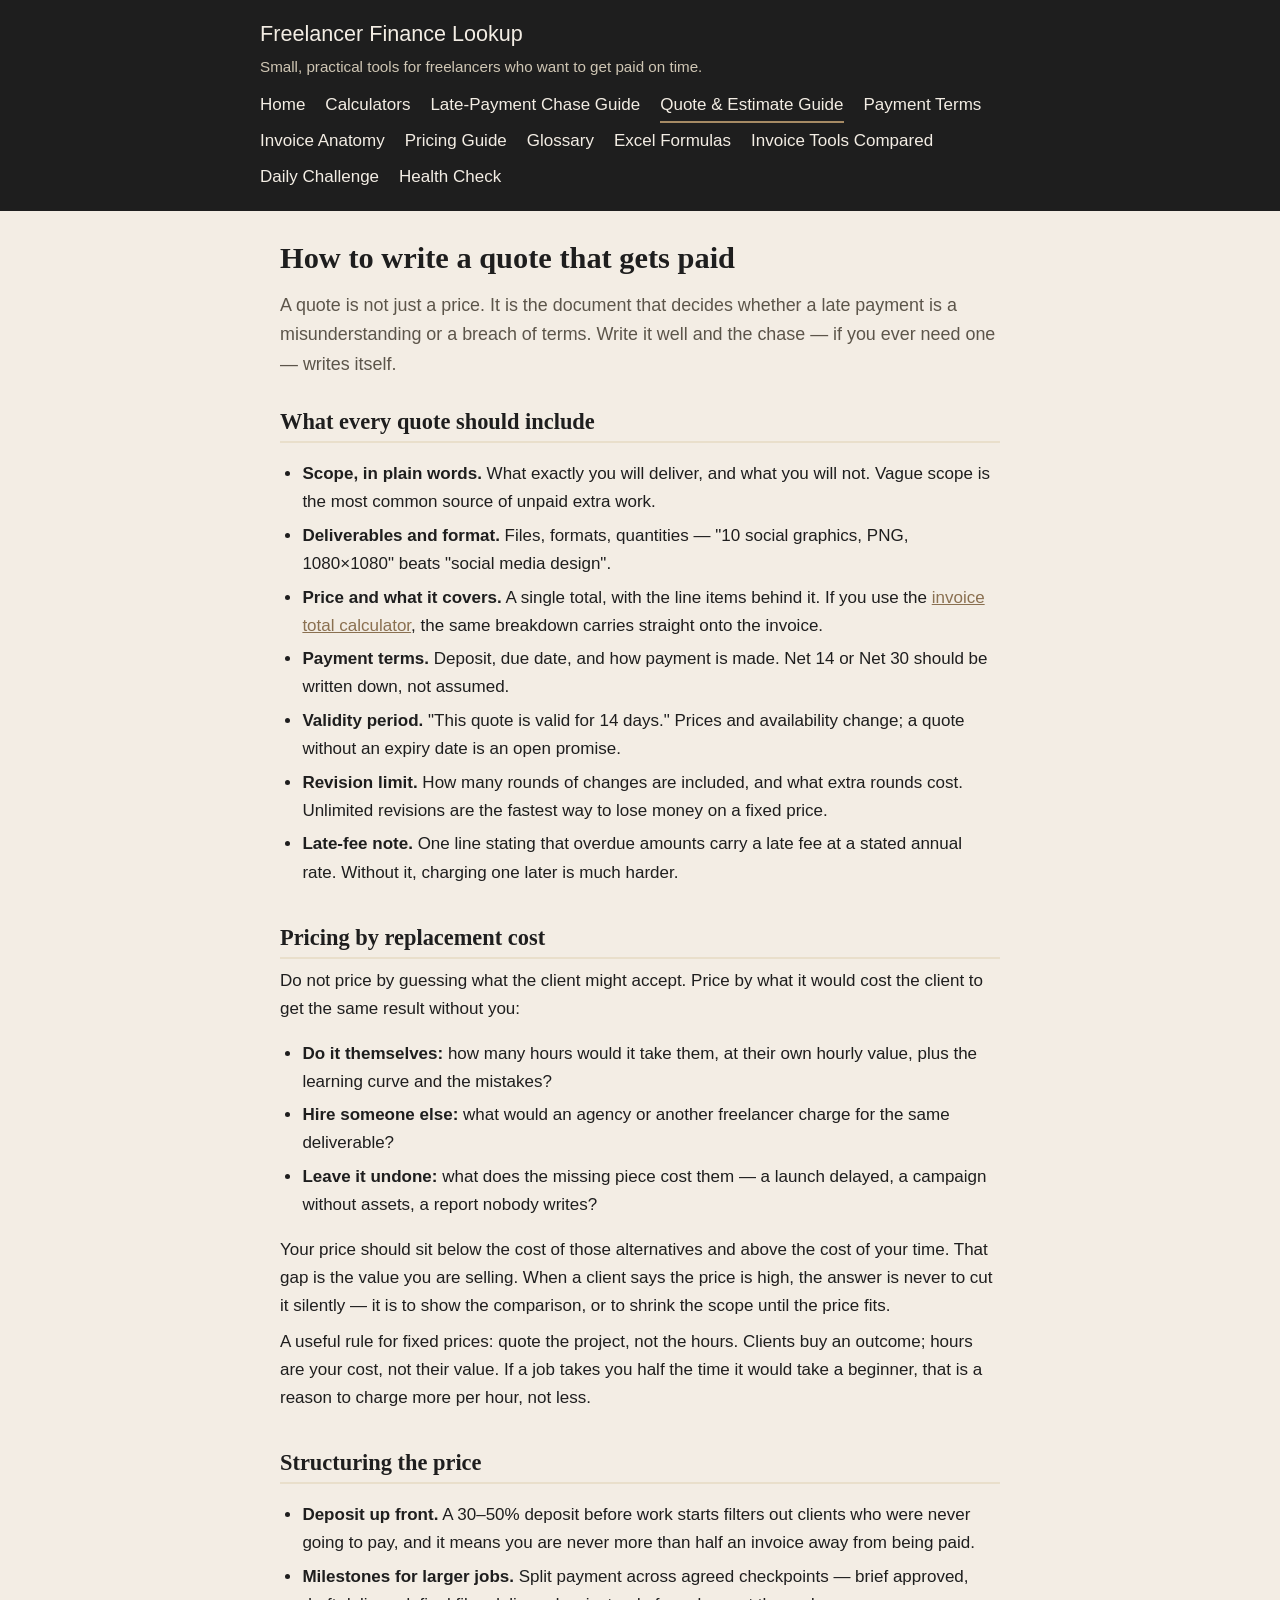
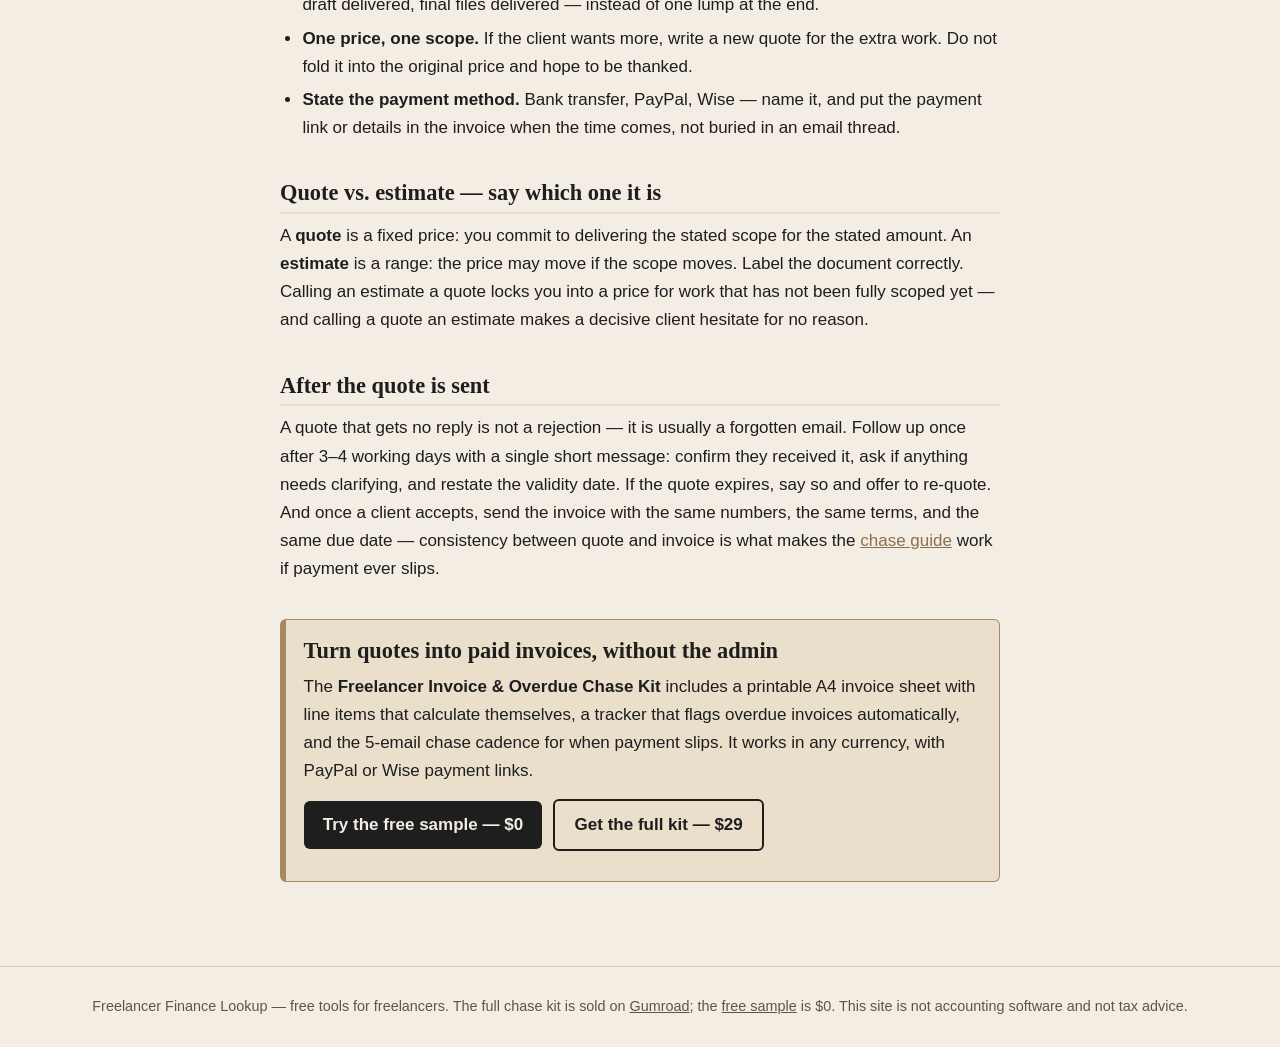
<file: quote-guide.html>
<!DOCTYPE html>
<html lang="en">
<head>
<meta charset="utf-8">
<meta name="viewport" content="width=device-width, initial-scale=1">
<title>How to Write a Freelancer Quote or Estimate That Gets Paid — Freelancer Finance Lookup</title>
<meta name="description" content="A guide to writing freelancer quotes and estimates: what to include, how to price by replacement cost, and which payment terms protect you before the work starts.">
<link rel="stylesheet" href="styles.css">
</head>
<body>
<header class="site-header">
  <div class="wrap">
    <p class="site-title"><a href="index.html">Freelancer Finance Lookup</a></p>
    <p class="site-tagline">Small, practical tools for freelancers who want to get paid on time.</p>
    <nav class="site-nav" aria-label="Main navigation">
      <a href="index.html">Home</a>
      <a href="calculators.html">Calculators</a>
      <a href="chase-guide.html">Late-Payment Chase Guide</a>
      <a href="quote-guide.html" aria-current="page">Quote &amp; Estimate Guide</a>
      <a href="payment-terms.html">Payment Terms</a>
      <a href="invoice-anatomy.html">Invoice Anatomy</a>
      <a href="pricing-freelance-work.html">Pricing Guide</a>
      <a href="glossary.html">Glossary</a>
      <a href="excel-formulas.html">Excel Formulas</a>
          <a href="invoice-tools-compared.html">Invoice Tools Compared</a>
      <a href="daily-challenge.html">Daily Challenge</a>
      <a href="invoice-health-check.html">Health Check</a>
    </nav>
  </div>
</header>

<main>
  <h1>How to write a quote that gets paid</h1>
  <p class="lede">A quote is not just a price. It is the document that decides whether a late payment is a misunderstanding or a breach of terms. Write it well and the chase — if you ever need one — writes itself.</p>

  <section aria-labelledby="include-heading">
    <h2 id="include-heading">What every quote should include</h2>
    <ul>
      <li><strong>Scope, in plain words.</strong> What exactly you will deliver, and what you will not. Vague scope is the most common source of unpaid extra work.</li>
      <li><strong>Deliverables and format.</strong> Files, formats, quantities — "10 social graphics, PNG, 1080&times;1080" beats "social media design".</li>
      <li><strong>Price and what it covers.</strong> A single total, with the line items behind it. If you use the <a href="calculators.html">invoice total calculator</a>, the same breakdown carries straight onto the invoice.</li>
      <li><strong>Payment terms.</strong> Deposit, due date, and how payment is made. Net 14 or Net 30 should be written down, not assumed.</li>
      <li><strong>Validity period.</strong> "This quote is valid for 14 days." Prices and availability change; a quote without an expiry date is an open promise.</li>
      <li><strong>Revision limit.</strong> How many rounds of changes are included, and what extra rounds cost. Unlimited revisions are the fastest way to lose money on a fixed price.</li>
      <li><strong>Late-fee note.</strong> One line stating that overdue amounts carry a late fee at a stated annual rate. Without it, charging one later is much harder.</li>
    </ul>
  </section>

  <section aria-labelledby="pricing-heading">
    <h2 id="pricing-heading">Pricing by replacement cost</h2>
    <p>Do not price by guessing what the client might accept. Price by what it would cost the client to get the same result without you:</p>
    <ul>
      <li><strong>Do it themselves:</strong> how many hours would it take them, at their own hourly value, plus the learning curve and the mistakes?</li>
      <li><strong>Hire someone else:</strong> what would an agency or another freelancer charge for the same deliverable?</li>
      <li><strong>Leave it undone:</strong> what does the missing piece cost them — a launch delayed, a campaign without assets, a report nobody writes?</li>
    </ul>
    <p>Your price should sit below the cost of those alternatives and above the cost of your time. That gap is the value you are selling. When a client says the price is high, the answer is never to cut it silently — it is to show the comparison, or to shrink the scope until the price fits.</p>
    <p>A useful rule for fixed prices: quote the project, not the hours. Clients buy an outcome; hours are your cost, not their value. If a job takes you half the time it would take a beginner, that is a reason to charge more per hour, not less.</p>
  </section>

  <section aria-labelledby="structure-heading">
    <h2 id="structure-heading">Structuring the price</h2>
    <ul>
      <li><strong>Deposit up front.</strong> A 30–50% deposit before work starts filters out clients who were never going to pay, and it means you are never more than half an invoice away from being paid.</li>
      <li><strong>Milestones for larger jobs.</strong> Split payment across agreed checkpoints — brief approved, draft delivered, final files delivered — instead of one lump at the end.</li>
      <li><strong>One price, one scope.</strong> If the client wants more, write a new quote for the extra work. Do not fold it into the original price and hope to be thanked.</li>
      <li><strong>State the payment method.</strong> Bank transfer, PayPal, Wise — name it, and put the payment link or details in the invoice when the time comes, not buried in an email thread.</li>
    </ul>
  </section>

  <section aria-labelledby="estimate-heading">
    <h2 id="estimate-heading">Quote vs. estimate — say which one it is</h2>
    <p>A <strong>quote</strong> is a fixed price: you commit to delivering the stated scope for the stated amount. An <strong>estimate</strong> is a range: the price may move if the scope moves. Label the document correctly. Calling an estimate a quote locks you into a price for work that has not been fully scoped yet — and calling a quote an estimate makes a decisive client hesitate for no reason.</p>
  </section>

  <section aria-labelledby="followup-heading">
    <h2 id="followup-heading">After the quote is sent</h2>
    <p>A quote that gets no reply is not a rejection — it is usually a forgotten email. Follow up once after 3–4 working days with a single short message: confirm they received it, ask if anything needs clarifying, and restate the validity date. If the quote expires, say so and offer to re-quote. And once a client accepts, send the invoice with the same numbers, the same terms, and the same due date — consistency between quote and invoice is what makes the <a href="chase-guide.html">chase guide</a> work if payment ever slips.</p>
  </section>

  <section class="cta" aria-labelledby="kit-heading">
    <h2 id="kit-heading">Turn quotes into paid invoices, without the admin</h2>
    <p>The <strong>Freelancer Invoice &amp; Overdue Chase Kit</strong> includes a printable A4 invoice sheet with line items that calculate themselves, a tracker that flags overdue invoices automatically, and the 5-email chase cadence for when payment slips. It works in any currency, with PayPal or Wise payment links.</p>
    <p><a class="cta-button" href="https://kitkit2.gumroad.com/l/rjaklp">Try the free sample — $0</a>
    <a class="cta-button secondary" href="https://kitkit2.gumroad.com/l/wztca">Get the full kit — $29</a></p>
  </section>
</main>

<footer class="site-footer">
  <p>Freelancer Finance Lookup — free tools for freelancers. The full chase kit is sold on <a href="https://kitkit2.gumroad.com/l/wztca">Gumroad</a>; the <a href="https://kitkit2.gumroad.com/l/rjaklp">free sample</a> is $0. This site is not accounting software and not tax advice.</p>
</footer>
</body>
</html>
</file>
<file: styles.css>
/* Freelancer Finance Lookup — shared styles.
   Palette: paper #F3EDE4, ink #1E1E1E, tan #A68A64. CSS only, no images. */

:root {
  --paper: #F3EDE4;
  --card: #FFFDF8;
  --ink: #1E1E1E;
  --muted: #5C554A;
  --tan: #A68A64;
  --tan-dark: #8A7050;
  --tan-light: #E9DFCB;
  --border: #D8CDB8;
  --green: #2E6B3A;
}

* { box-sizing: border-box; }

body {
  margin: 0;
  background: var(--paper);
  color: var(--ink);
  font-family: -apple-system, BlinkMacSystemFont, "Segoe UI", Roboto, Helvetica, Arial, sans-serif;
  font-size: 17px;
  line-height: 1.65;
}

h1, h2, h3 {
  font-family: Georgia, "Times New Roman", serif;
  line-height: 1.3;
}

a { color: var(--tan-dark); }
a:hover { color: var(--ink); }

/* --- Header / nav --- */
.site-header {
  background: var(--ink);
  color: var(--paper);
  padding: 1rem 1.25rem;
}
.site-header .wrap {
  max-width: 760px;
  margin: 0 auto;
}
.site-title {
  margin: 0;
  font-size: 1.35rem;
}
.site-title a {
  color: var(--paper);
  text-decoration: none;
}
.site-title a:hover { color: var(--tan-light); }
.site-tagline {
  margin: 0.15rem 0 0.75rem;
  color: #CFC6B4;
  font-size: 0.95rem;
}
.site-nav {
  display: flex;
  flex-wrap: wrap;
  gap: 0.25rem 1.25rem;
}
.site-nav a {
  color: var(--paper);
  text-decoration: none;
  border-bottom: 2px solid transparent;
  padding-bottom: 2px;
}
.site-nav a:hover, .site-nav a[aria-current="page"] {
  border-bottom-color: var(--tan);
}

/* --- Layout --- */
main {
  max-width: 760px;
  margin: 0 auto;
  padding: 1.5rem 1.25rem 3rem;
}
section { margin-bottom: 2.25rem; }
h1 { font-size: 1.9rem; margin: 0.25rem 0 0.75rem; }
h2 { font-size: 1.4rem; margin: 1.75rem 0 0.5rem; border-bottom: 2px solid var(--tan-light); padding-bottom: 0.3rem; }
h3 { font-size: 1.15rem; margin: 1.25rem 0 0.4rem; }
p { margin: 0.5rem 0; }
ul, ol { padding-left: 1.4rem; }
li { margin-bottom: 0.35rem; }
.lede { font-size: 1.12rem; color: var(--muted); }

/* --- Cards (home index) --- */
.tool-grid {
  display: grid;
  grid-template-columns: 1fr;
  gap: 1rem;
}
@media (min-width: 600px) {
  .tool-grid { grid-template-columns: 1fr 1fr; }
}
.tool-card {
  background: var(--card);
  border: 1px solid var(--border);
  border-radius: 8px;
  padding: 1rem 1.1rem;
}
.tool-card h3 { margin-top: 0; }
.tool-card h3 a { color: var(--ink); text-decoration: none; }
.tool-card h3 a:hover { color: var(--tan-dark); }
.tool-card p { margin: 0.3rem 0 0.6rem; font-size: 0.97rem; }

/* --- Product callout --- */
.cta {
  background: var(--tan-light);
  border: 1px solid var(--tan);
  border-left: 6px solid var(--tan);
  border-radius: 6px;
  padding: 1rem 1.1rem;
}
.cta h2, .cta h3 { border: none; margin-top: 0; padding: 0; }
.cta .price { font-weight: bold; }
.cta-button {
  display: inline-block;
  background: var(--ink);
  color: var(--paper);
  text-decoration: none;
  font-weight: bold;
  padding: 0.6rem 1.2rem;
  border-radius: 6px;
  margin: 0.4rem 0.4rem 0.4rem 0;
}
.cta-button:hover { background: var(--tan-dark); color: var(--paper); }
.cta-button.secondary {
  background: transparent;
  color: var(--ink);
  border: 2px solid var(--ink);
}
.cta-button.secondary:hover { background: var(--ink); color: var(--paper); }

/* --- Steps / cadence --- */
.step-list { list-style: none; padding: 0; }
.step-list li {
  background: var(--card);
  border: 1px solid var(--border);
  border-radius: 6px;
  padding: 0.8rem 1rem;
  margin-bottom: 0.75rem;
}
.step-list .step-when {
  display: block;
  font-weight: bold;
  color: var(--tan-dark);
  font-size: 0.95rem;
  text-transform: uppercase;
  letter-spacing: 0.03em;
}

/* --- Forms / calculators --- */
.calc {
  background: var(--card);
  border: 1px solid var(--border);
  border-radius: 8px;
  padding: 1.1rem 1.2rem;
  margin-bottom: 2rem;
}
.calc h2 { border: none; margin-top: 0; padding: 0; }
.field { margin-bottom: 0.9rem; }
.field label { display: block; font-weight: bold; margin-bottom: 0.25rem; }
.field .hint { font-weight: normal; color: var(--muted); font-size: 0.9rem; }
.field input, .field select {
  width: 100%;
  max-width: 320px;
  padding: 0.5rem 0.6rem;
  font-size: 1rem;
  border: 1px solid var(--border);
  border-radius: 5px;
  background: #fff;
}
.field-row { display: flex; flex-wrap: wrap; gap: 0.75rem; }
.field-row .field { flex: 1 1 140px; }
button {
  font-size: 1rem;
  font-weight: bold;
  background: var(--ink);
  color: var(--paper);
  border: none;
  border-radius: 6px;
  padding: 0.6rem 1.2rem;
  cursor: pointer;
}
button:hover { background: var(--tan-dark); }
button.small {
  background: transparent;
  color: var(--tan-dark);
  border: 1px solid var(--tan);
  padding: 0.3rem 0.7rem;
  font-size: 0.9rem;
}
button.small:hover { background: var(--tan-light); color: var(--ink); }
.result {
  margin-top: 1rem;
  padding: 0.9rem 1rem;
  border: 1px solid var(--tan);
  border-left: 6px solid var(--tan);
  border-radius: 6px;
  background: var(--paper);
}
.result[hidden] { display: none; }
.result .total-line { font-size: 1.25rem; font-weight: bold; }
.result dl { margin: 0.4rem 0 0; }
.result dt { font-weight: bold; display: inline; }
.result dt::after { content: ": "; }
.result dd { display: inline; margin: 0; }
.result dd::after { content: ""; display: block; margin-bottom: 0.25rem; }
.error { color: #9B2C2C; font-weight: bold; }

table.line-items { width: 100%; border-collapse: collapse; margin-bottom: 0.75rem; }
table.line-items th, table.line-items td {
  border-bottom: 1px solid var(--border);
  padding: 0.4rem 0.3rem;
  text-align: left;
  vertical-align: middle;
}
table.line-items input { width: 100%; padding: 0.4rem; font-size: 0.95rem; border: 1px solid var(--border); border-radius: 4px; }
table.line-items .line-total { font-weight: bold; white-space: nowrap; }
@media (max-width: 560px) {
  table.line-items th:nth-child(1), table.line-items td:nth-child(1) { width: 34%; }
}

/* --- Comparison table --- */
.table-scroll { overflow-x: auto; }
table.compare { width: 100%; border-collapse: collapse; margin-bottom: 1rem; font-size: 0.97rem; }
table.compare th, table.compare td {
  border: 1px solid var(--border);
  padding: 0.55rem 0.6rem;
  text-align: left;
  vertical-align: top;
}
table.compare th { background: var(--tan-light); }
table.compare td:first-child { font-weight: bold; white-space: nowrap; }
@media (max-width: 560px) {
  table.compare { font-size: 0.9rem; }
}

/* --- Daily challenge --- */
.challenge-list details {
  background: var(--card);
  border: 1px solid var(--border);
  border-radius: 6px;
  padding: 0.8rem 1rem;
  margin-bottom: 0.75rem;
}
.challenge-list summary {
  font-weight: bold;
  cursor: pointer;
  color: var(--tan-dark);
}
.challenge-list summary:hover { color: var(--ink); }
.challenge-list details p { margin: 0.5rem 0 0; }

/* --- Footer --- */
.site-footer {
  border-top: 1px solid var(--border);
  padding: 1.25rem;
  color: var(--muted);
  font-size: 0.9rem;
  text-align: center;
}
.site-footer a { color: var(--muted); }

/* --- Invoice health check --- */
.check-list { list-style: none; padding: 0; }
.check-list li {
  background: var(--card);
  border: 1px solid var(--border);
  border-radius: 6px;
  padding: 0.7rem 1rem;
  margin-bottom: 0.6rem;
}
.check-list li.checked { border-left: 6px solid var(--green); }
.check-list label { display: block; cursor: pointer; }
.check-list input[type="checkbox"] { margin-right: 0.4rem; }
.check-list .why { margin: 0.4rem 0 0 1.5rem; font-size: 0.92rem; color: var(--muted); }
.check-list li.checked .why { display: none; }
</file>
